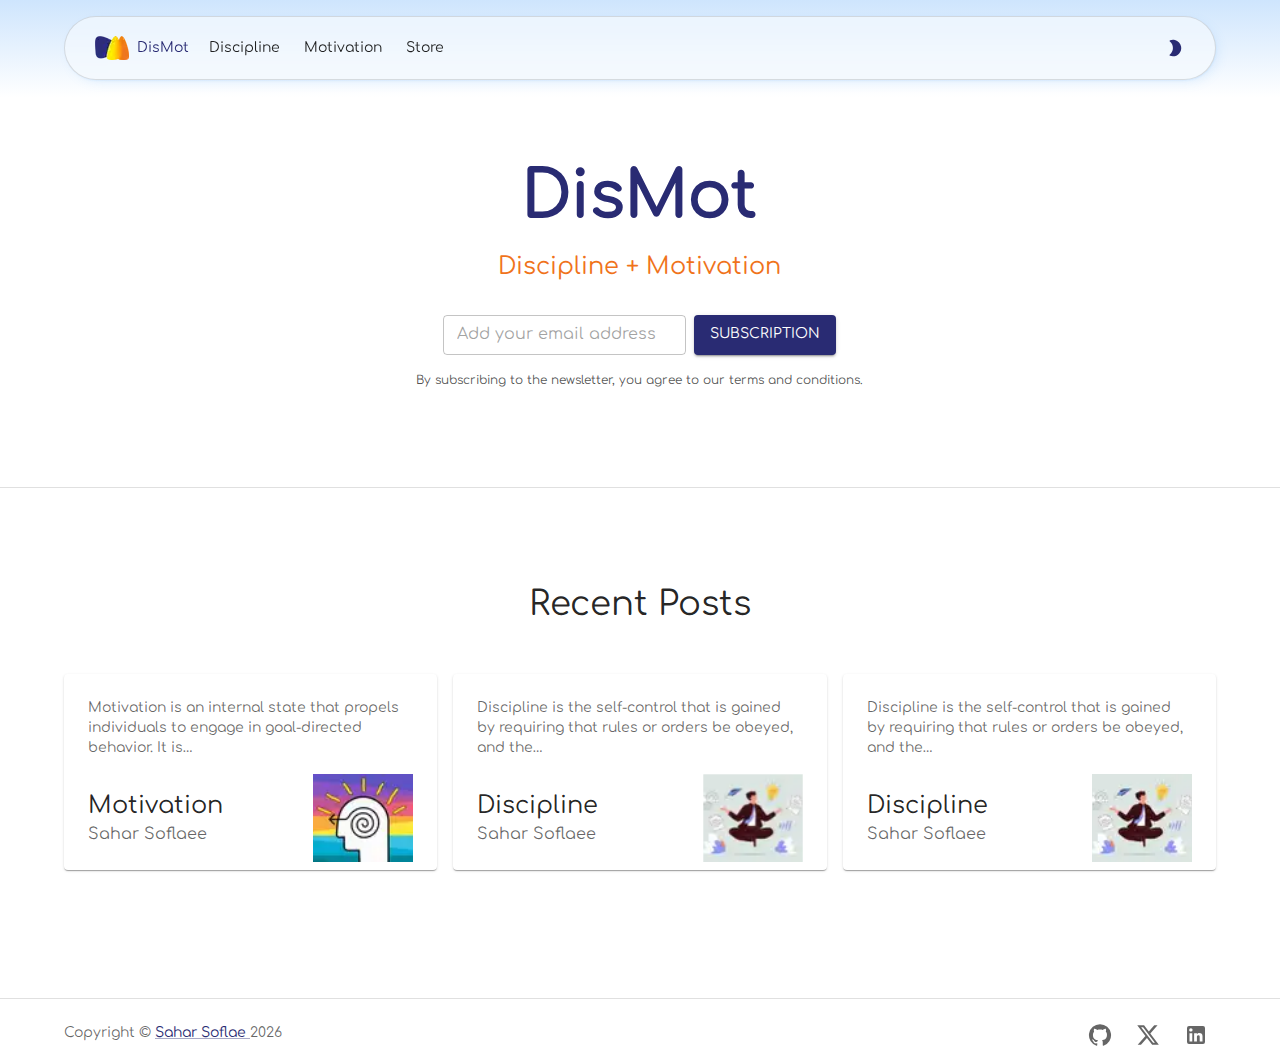
<file: index.html>
<!DOCTYPE html><html><head><meta charSet="utf-8"/><meta http-equiv="x-ua-compatible" content="ie=edge"/><meta name="viewport" content="width=device-width, initial-scale=1, shrink-to-fit=no"/><meta name="generator" content="Gatsby 5.13.5"/><style data-href="/styles.414f94cd7ffe519ba2be.css" data-identity="gatsby-global-css">@font-face{font-display:swap;font-family:Comfortaa;font-style:normal;font-weight:400;src:url([data-uri]) format("woff2"),url([data-uri]) format("woff");unicode-range:u+0460-052f,u+1c80-1c88,u+20b4,u+2de0-2dff,u+a640-a69f,u+fe2e-fe2f}@font-face{font-display:swap;font-family:Comfortaa;font-style:normal;font-weight:400;src:url([data-uri]) format("woff2"),url(/static/comfortaa-cyrillic-400-normal-b15c1eb9f5dce263f78d35f725f3e19b.woff) format("woff");unicode-range:u+0301,u+0400-045f,u+0490-0491,u+04b0-04b1,u+2116}@font-face{font-display:swap;font-family:Comfortaa;font-style:normal;font-weight:400;src:url([data-uri]) format("woff2"),url([data-uri]) format("woff");unicode-range:u+0370-0377,u+037a-037f,u+0384-038a,u+038c,u+038e-03a1,u+03a3-03ff}@font-face{font-display:swap;font-family:Comfortaa;font-style:normal;font-weight:400;src:url([data-uri]) format("woff2"),url([data-uri]) format("woff");unicode-range:u+0102-0103,u+0110-0111,u+0128-0129,u+0168-0169,u+01a0-01a1,u+01af-01b0,u+0300-0301,u+0303-0304,u+0308-0309,u+0323,u+0329,u+1ea0-1ef9,u+20ab}@font-face{font-display:swap;font-family:Comfortaa;font-style:normal;font-weight:400;src:url(/static/comfortaa-latin-ext-400-normal-8c4bab72b16db29e6955ceb41783858c.woff2) format("woff2"),url(/static/comfortaa-latin-ext-400-normal-f934f87c9562509bc6a1b6582be3153c.woff) format("woff");unicode-range:u+0100-02af,u+0304,u+0308,u+0329,u+1e00-1e9f,u+1ef2-1eff,u+2020,u+20a0-20ab,u+20ad-20c0,u+2113,u+2c60-2c7f,u+a720-a7ff}@font-face{font-display:swap;font-family:Comfortaa;font-style:normal;font-weight:400;src:url(/static/comfortaa-latin-400-normal-cd55cff2a9e9a5cfa4bc63f41220f017.woff2) format("woff2"),url(/static/comfortaa-latin-400-normal-cd0a3fbb7381a2544cfdfc0a62907f87.woff) format("woff");unicode-range:u+00??,u+0131,u+0152-0153,u+02bb-02bc,u+02c6,u+02da,u+02dc,u+0304,u+0308,u+0329,u+2000-206f,u+2074,u+20ac,u+2122,u+2191,u+2193,u+2212,u+2215,u+feff,u+fffd}@font-face{font-display:swap;font-family:Vazirmatn;font-style:normal;font-weight:100 900;src:url(/static/Vazirmatn[wght]-eeb83dd1581c2f3d4b627e83b73a2bb1.woff2) format("woff2 supports variations"),url(/static/Vazirmatn[wght]-eeb83dd1581c2f3d4b627e83b73a2bb1.woff2) format("woff2-variations")}</style><style>.gatsby-image-wrapper{position:relative;overflow:hidden}.gatsby-image-wrapper picture.object-fit-polyfill{position:static!important}.gatsby-image-wrapper img{bottom:0;height:100%;left:0;margin:0;max-width:none;padding:0;position:absolute;right:0;top:0;width:100%;object-fit:cover}.gatsby-image-wrapper [data-main-image]{opacity:0;transform:translateZ(0);transition:opacity .25s linear;will-change:opacity}.gatsby-image-wrapper-constrained{display:inline-block;vertical-align:top}</style><noscript><style>.gatsby-image-wrapper noscript [data-main-image]{opacity:1!important}.gatsby-image-wrapper [data-placeholder-image]{opacity:0!important}</style></noscript><script type="module">const e="undefined"!=typeof HTMLImageElement&&"loading"in HTMLImageElement.prototype;e&&document.body.addEventListener("load",(function(e){const t=e.target;if(void 0===t.dataset.mainImage)return;if(void 0===t.dataset.gatsbyImageSsr)return;let a=null,n=t;for(;null===a&&n;)void 0!==n.parentNode.dataset.gatsbyImageWrapper&&(a=n.parentNode),n=n.parentNode;const o=a.querySelector("[data-placeholder-image]"),r=new Image;r.src=t.currentSrc,r.decode().catch((()=>{})).then((()=>{t.style.opacity=1,o&&(o.style.opacity=0,o.style.transition="opacity 500ms linear")}))}),!0);</script></head><body><div id="___gatsby"><div style="outline:none" tabindex="-1" id="gatsby-focus-wrapper"><style data-emotion="css-global y81fmc">html{-webkit-font-smoothing:antialiased;-moz-osx-font-smoothing:grayscale;box-sizing:border-box;-webkit-text-size-adjust:100%;}*,*::before,*::after{box-sizing:inherit;}strong,b{font-weight:700;}body{margin:0;color:rgba(0, 0, 0, 0.87);font-family:Comfortaa;font-weight:400;font-size:1rem;line-height:1.5;background-color:#fff;}@media print{body{background-color:#fff;}}body::backdrop{background-color:#fff;}</style><div><style data-emotion="css 1gdqm0s">.css-1gdqm0s{display:-webkit-box;display:-webkit-flex;display:-ms-flexbox;display:flex;-webkit-flex-direction:column;-ms-flex-direction:column;flex-direction:column;width:100%;box-sizing:border-box;-webkit-flex-shrink:0;-ms-flex-negative:0;flex-shrink:0;position:fixed;z-index:1100;top:0;left:auto;right:0;background-color:#292B73;color:#fff;box-shadow:none;background-color:transparent;background-image:none;margin-top:16px;}@media print{.css-1gdqm0s{position:absolute;}}</style><style data-emotion="css 1vyf8ed">.css-1vyf8ed{background-color:#fff;color:rgba(0, 0, 0, 0.87);-webkit-transition:box-shadow 300ms cubic-bezier(0.4, 0, 0.2, 1) 0ms;transition:box-shadow 300ms cubic-bezier(0.4, 0, 0.2, 1) 0ms;box-shadow:0px 2px 4px -1px rgba(0,0,0,0.2),0px 4px 5px 0px rgba(0,0,0,0.14),0px 1px 10px 0px rgba(0,0,0,0.12);display:-webkit-box;display:-webkit-flex;display:-ms-flexbox;display:flex;-webkit-flex-direction:column;-ms-flex-direction:column;flex-direction:column;width:100%;box-sizing:border-box;-webkit-flex-shrink:0;-ms-flex-negative:0;flex-shrink:0;position:fixed;z-index:1100;top:0;left:auto;right:0;background-color:#292B73;color:#fff;box-shadow:none;background-color:transparent;background-image:none;margin-top:16px;}@media print{.css-1vyf8ed{position:absolute;}}</style><header class="MuiPaper-root MuiPaper-elevation MuiPaper-elevation4 MuiAppBar-root MuiAppBar-colorPrimary MuiAppBar-positionFixed mui-fixed css-1vyf8ed"><style data-emotion="css 1qsxih2">.css-1qsxih2{width:100%;margin-left:auto;box-sizing:border-box;margin-right:auto;display:block;padding-left:16px;padding-right:16px;}@media (min-width:600px){.css-1qsxih2{padding-left:24px;padding-right:24px;}}@media (min-width:1200px){.css-1qsxih2{max-width:1200px;}}</style><div class="MuiContainer-root MuiContainer-maxWidthLg css-1qsxih2"><style data-emotion="css rihqd1">.css-rihqd1{position:relative;display:-webkit-box;display:-webkit-flex;display:-ms-flexbox;display:flex;-webkit-align-items:center;-webkit-box-align:center;-ms-flex-align:center;align-items:center;padding-left:16px;padding-right:16px;min-height:56px;display:-webkit-box;display:-webkit-flex;display:-ms-flexbox;display:flex;-webkit-align-items:center;-webkit-box-align:center;-ms-flex-align:center;align-items:center;-webkit-box-pack:justify;-webkit-justify-content:space-between;justify-content:space-between;-webkit-flex-shrink:0;-ms-flex-negative:0;flex-shrink:0;border-radius:999px;background-color:rgba(255, 255, 255, 0.4);-webkit-backdrop-filter:blur(24px);backdrop-filter:blur(24px);max-height:40px;border:1px solid;border-color:rgba(0, 0, 0, 0.12);box-shadow:0 0 1px rgba(85, 166, 246, 0.1),1px 1.5px 2px -1px rgba(85, 166, 246, 0.15),4px 4px 12px -2.5px rgba(85, 166, 246, 0.15);}@media (min-width:600px){.css-rihqd1{padding-left:24px;padding-right:24px;}}@media (min-width:0px){@media (orientation: landscape){.css-rihqd1{min-height:48px;}}}@media (min-width:600px){.css-rihqd1{min-height:64px;}}</style><div class="MuiToolbar-root MuiToolbar-gutters MuiToolbar-regular css-rihqd1"><style data-emotion="css 1hoykun">.css-1hoykun{-webkit-box-flex:1;-webkit-flex-grow:1;-ms-flex-positive:1;flex-grow:1;display:-webkit-box;display:-webkit-flex;display:-ms-flexbox;display:flex;-webkit-align-items:center;-webkit-box-align:center;-ms-flex-align:center;align-items:center;margin-left:-18px;padding-right:0px;padding-left:24px;}</style><div class="MuiBox-root css-1hoykun"><a aria-current="page" style="display:flex;align-items:center;text-decoration:none" class="" href="/"><div data-gatsby-image-wrapper="" style="width:34px;height:24px" class="gatsby-image-wrapper"><img aria-hidden="true" data-placeholder-image="" style="opacity:1;transition:opacity 500ms linear" decoding="async" src="[data-uri]" alt=""/><picture><source type="image/webp" data-srcset="/static/911f114580f2ddc9591f13c47c8e7f0a/04e6b/logo.webp 34w,/static/911f114580f2ddc9591f13c47c8e7f0a/77957/logo.webp 68w" sizes="34px"/><img data-gatsby-image-ssr="" layout="fixed" data-main-image="" style="opacity:0" sizes="34px" decoding="async" loading="lazy" data-src="/static/911f114580f2ddc9591f13c47c8e7f0a/24ab2/logo.png" data-srcset="/static/911f114580f2ddc9591f13c47c8e7f0a/24ab2/logo.png 34w,/static/911f114580f2ddc9591f13c47c8e7f0a/39916/logo.png 68w" alt="logo of sitemark"/></picture><noscript><picture><source type="image/webp" srcSet="/static/911f114580f2ddc9591f13c47c8e7f0a/04e6b/logo.webp 34w,/static/911f114580f2ddc9591f13c47c8e7f0a/77957/logo.webp 68w" sizes="34px"/><img data-gatsby-image-ssr="" layout="fixed" data-main-image="" style="opacity:0" sizes="34px" decoding="async" loading="lazy" src="/static/911f114580f2ddc9591f13c47c8e7f0a/24ab2/logo.png" srcSet="/static/911f114580f2ddc9591f13c47c8e7f0a/24ab2/logo.png 34w,/static/911f114580f2ddc9591f13c47c8e7f0a/39916/logo.png 68w" alt="logo of sitemark"/></picture></noscript><script type="module">const t="undefined"!=typeof HTMLImageElement&&"loading"in HTMLImageElement.prototype;if(t){const t=document.querySelectorAll("img[data-main-image]");for(let e of t){e.dataset.src&&(e.setAttribute("src",e.dataset.src),e.removeAttribute("data-src")),e.dataset.srcset&&(e.setAttribute("srcset",e.dataset.srcset),e.removeAttribute("data-srcset"));const t=e.parentNode.querySelectorAll("source[data-srcset]");for(let e of t)e.setAttribute("srcset",e.dataset.srcset),e.removeAttribute("data-srcset");e.complete&&(e.style.opacity=1,e.parentNode.parentNode.querySelector("[data-placeholder-image]").style.opacity=0)}}</script></div><style data-emotion="css uq8ylq">.css-uq8ylq{margin:0;font-family:Comfortaa;font-weight:400;font-size:0.875rem;line-height:1.43;padding-left:8px;padding-right:8px;color:#292B73;}</style><p class="MuiTypography-root MuiTypography-body2 css-uq8ylq">DisMot</p></a><style data-emotion="css 1guk29">@media (min-width:0px){.css-1guk29{display:none;}}@media (min-width:900px){.css-1guk29{display:-webkit-box;display:-webkit-flex;display:-ms-flexbox;display:flex;}}</style><div class="MuiBox-root css-1guk29"><style data-emotion="css 1qolgjf">.css-1qolgjf{font-family:Comfortaa;font-weight:400;font-size:1rem;line-height:1.5;display:-webkit-box;display:-webkit-flex;display:-ms-flexbox;display:flex;-webkit-box-pack:start;-ms-flex-pack:start;-webkit-justify-content:flex-start;justify-content:flex-start;-webkit-align-items:center;-webkit-box-align:center;-ms-flex-align:center;align-items:center;position:relative;-webkit-text-decoration:none;text-decoration:none;min-height:48px;padding-top:6px;padding-bottom:6px;box-sizing:border-box;white-space:nowrap;padding-left:16px;padding-right:16px;padding-top:6px;padding-bottom:6px;padding-left:12px;padding-right:12px;}.css-1qolgjf:hover{-webkit-text-decoration:none;text-decoration:none;background-color:rgba(0, 0, 0, 0.04);}@media (hover: none){.css-1qolgjf:hover{background-color:transparent;}}.css-1qolgjf.Mui-selected{background-color:rgba(41, 43, 115, 0.08);}.css-1qolgjf.Mui-selected.Mui-focusVisible{background-color:rgba(41, 43, 115, 0.2);}.css-1qolgjf.Mui-selected:hover{background-color:rgba(41, 43, 115, 0.12);}@media (hover: none){.css-1qolgjf.Mui-selected:hover{background-color:rgba(41, 43, 115, 0.08);}}.css-1qolgjf.Mui-focusVisible{background-color:rgba(0, 0, 0, 0.12);}.css-1qolgjf.Mui-disabled{opacity:0.38;}.css-1qolgjf+.MuiDivider-root{margin-top:8px;margin-bottom:8px;}.css-1qolgjf+.MuiDivider-inset{margin-left:52px;}.css-1qolgjf .MuiListItemText-root{margin-top:0;margin-bottom:0;}.css-1qolgjf .MuiListItemText-inset{padding-left:36px;}.css-1qolgjf .MuiListItemIcon-root{min-width:36px;}@media (min-width:600px){.css-1qolgjf{min-height:auto;}}</style><style data-emotion="css 1hq6n0x">.css-1hq6n0x{display:-webkit-inline-box;display:-webkit-inline-flex;display:-ms-inline-flexbox;display:inline-flex;-webkit-align-items:center;-webkit-box-align:center;-ms-flex-align:center;align-items:center;-webkit-box-pack:center;-ms-flex-pack:center;-webkit-justify-content:center;justify-content:center;position:relative;box-sizing:border-box;-webkit-tap-highlight-color:transparent;background-color:transparent;outline:0;border:0;margin:0;border-radius:0;padding:0;cursor:pointer;-webkit-user-select:none;-moz-user-select:none;-ms-user-select:none;user-select:none;vertical-align:middle;-moz-appearance:none;-webkit-appearance:none;-webkit-text-decoration:none;text-decoration:none;color:inherit;font-family:Comfortaa;font-weight:400;font-size:1rem;line-height:1.5;display:-webkit-box;display:-webkit-flex;display:-ms-flexbox;display:flex;-webkit-box-pack:start;-ms-flex-pack:start;-webkit-justify-content:flex-start;justify-content:flex-start;-webkit-align-items:center;-webkit-box-align:center;-ms-flex-align:center;align-items:center;position:relative;-webkit-text-decoration:none;text-decoration:none;min-height:48px;padding-top:6px;padding-bottom:6px;box-sizing:border-box;white-space:nowrap;padding-left:16px;padding-right:16px;padding-top:6px;padding-bottom:6px;padding-left:12px;padding-right:12px;}.css-1hq6n0x::-moz-focus-inner{border-style:none;}.css-1hq6n0x.Mui-disabled{pointer-events:none;cursor:default;}@media print{.css-1hq6n0x{-webkit-print-color-adjust:exact;color-adjust:exact;}}.css-1hq6n0x:hover{-webkit-text-decoration:none;text-decoration:none;background-color:rgba(0, 0, 0, 0.04);}@media (hover: none){.css-1hq6n0x:hover{background-color:transparent;}}.css-1hq6n0x.Mui-selected{background-color:rgba(41, 43, 115, 0.08);}.css-1hq6n0x.Mui-selected.Mui-focusVisible{background-color:rgba(41, 43, 115, 0.2);}.css-1hq6n0x.Mui-selected:hover{background-color:rgba(41, 43, 115, 0.12);}@media (hover: none){.css-1hq6n0x.Mui-selected:hover{background-color:rgba(41, 43, 115, 0.08);}}.css-1hq6n0x.Mui-focusVisible{background-color:rgba(0, 0, 0, 0.12);}.css-1hq6n0x.Mui-disabled{opacity:0.38;}.css-1hq6n0x+.MuiDivider-root{margin-top:8px;margin-bottom:8px;}.css-1hq6n0x+.MuiDivider-inset{margin-left:52px;}.css-1hq6n0x .MuiListItemText-root{margin-top:0;margin-bottom:0;}.css-1hq6n0x .MuiListItemText-inset{padding-left:36px;}.css-1hq6n0x .MuiListItemIcon-root{min-width:36px;}@media (min-width:600px){.css-1hq6n0x{min-height:auto;}}</style><li class="MuiButtonBase-root MuiMenuItem-root MuiMenuItem-gutters MuiMenuItem-root MuiMenuItem-gutters css-1hq6n0x" tabindex="-1" role="menuitem"><style data-emotion="css a4yuff">.css-a4yuff{margin:0;font-family:Comfortaa;font-weight:400;font-size:0.875rem;line-height:1.43;color:rgba(0, 0, 0, 0.87);}</style><p class="MuiTypography-root MuiTypography-body2 css-a4yuff">Discipline</p></li><li class="MuiButtonBase-root MuiMenuItem-root MuiMenuItem-gutters MuiMenuItem-root MuiMenuItem-gutters css-1hq6n0x" tabindex="-1" role="menuitem"><p class="MuiTypography-root MuiTypography-body2 css-a4yuff">Motivation</p></li><li class="MuiButtonBase-root MuiMenuItem-root MuiMenuItem-gutters MuiMenuItem-root MuiMenuItem-gutters css-1hq6n0x" tabindex="-1" role="menuitem"><p class="MuiTypography-root MuiTypography-body2 css-a4yuff">Store</p></li></div></div><style data-emotion="css 1mqz8yw">.css-1mqz8yw{gap:4px;-webkit-align-items:center;-webkit-box-align:center;-ms-flex-align:center;align-items:center;}@media (min-width:0px){.css-1mqz8yw{display:none;}}@media (min-width:900px){.css-1mqz8yw{display:-webkit-box;display:-webkit-flex;display:-ms-flexbox;display:flex;}}</style><div class="MuiBox-root css-1mqz8yw"><style data-emotion="css pnzz06">.css-pnzz06{max-width:32px;}</style><div class="MuiBox-root css-pnzz06"><style data-emotion="css 21c28a">.css-21c28a{font-family:Comfortaa;font-weight:500;font-size:0.8125rem;line-height:1.75;text-transform:uppercase;min-width:64px;padding:4px 5px;border-radius:4px;-webkit-transition:background-color 250ms cubic-bezier(0.4, 0, 0.2, 1) 0ms,box-shadow 250ms cubic-bezier(0.4, 0, 0.2, 1) 0ms,border-color 250ms cubic-bezier(0.4, 0, 0.2, 1) 0ms,color 250ms cubic-bezier(0.4, 0, 0.2, 1) 0ms;transition:background-color 250ms cubic-bezier(0.4, 0, 0.2, 1) 0ms,box-shadow 250ms cubic-bezier(0.4, 0, 0.2, 1) 0ms,border-color 250ms cubic-bezier(0.4, 0, 0.2, 1) 0ms,color 250ms cubic-bezier(0.4, 0, 0.2, 1) 0ms;color:#292B73;min-width:32px;height:32px;padding:4px;}.css-21c28a:hover{-webkit-text-decoration:none;text-decoration:none;background-color:rgba(41, 43, 115, 0.04);}@media (hover: none){.css-21c28a:hover{background-color:transparent;}}.css-21c28a.Mui-disabled{color:rgba(0, 0, 0, 0.26);}</style><style data-emotion="css 5qxbxz">.css-5qxbxz{display:-webkit-inline-box;display:-webkit-inline-flex;display:-ms-inline-flexbox;display:inline-flex;-webkit-align-items:center;-webkit-box-align:center;-ms-flex-align:center;align-items:center;-webkit-box-pack:center;-ms-flex-pack:center;-webkit-justify-content:center;justify-content:center;position:relative;box-sizing:border-box;-webkit-tap-highlight-color:transparent;background-color:transparent;outline:0;border:0;margin:0;border-radius:0;padding:0;cursor:pointer;-webkit-user-select:none;-moz-user-select:none;-ms-user-select:none;user-select:none;vertical-align:middle;-moz-appearance:none;-webkit-appearance:none;-webkit-text-decoration:none;text-decoration:none;color:inherit;font-family:Comfortaa;font-weight:500;font-size:0.8125rem;line-height:1.75;text-transform:uppercase;min-width:64px;padding:4px 5px;border-radius:4px;-webkit-transition:background-color 250ms cubic-bezier(0.4, 0, 0.2, 1) 0ms,box-shadow 250ms cubic-bezier(0.4, 0, 0.2, 1) 0ms,border-color 250ms cubic-bezier(0.4, 0, 0.2, 1) 0ms,color 250ms cubic-bezier(0.4, 0, 0.2, 1) 0ms;transition:background-color 250ms cubic-bezier(0.4, 0, 0.2, 1) 0ms,box-shadow 250ms cubic-bezier(0.4, 0, 0.2, 1) 0ms,border-color 250ms cubic-bezier(0.4, 0, 0.2, 1) 0ms,color 250ms cubic-bezier(0.4, 0, 0.2, 1) 0ms;color:#292B73;min-width:32px;height:32px;padding:4px;}.css-5qxbxz::-moz-focus-inner{border-style:none;}.css-5qxbxz.Mui-disabled{pointer-events:none;cursor:default;}@media print{.css-5qxbxz{-webkit-print-color-adjust:exact;color-adjust:exact;}}.css-5qxbxz:hover{-webkit-text-decoration:none;text-decoration:none;background-color:rgba(41, 43, 115, 0.04);}@media (hover: none){.css-5qxbxz:hover{background-color:transparent;}}.css-5qxbxz.Mui-disabled{color:rgba(0, 0, 0, 0.26);}</style><button class="MuiButtonBase-root MuiButton-root MuiButton-text MuiButton-textPrimary MuiButton-sizeSmall MuiButton-textSizeSmall MuiButton-colorPrimary MuiButton-root MuiButton-text MuiButton-textPrimary MuiButton-sizeSmall MuiButton-textSizeSmall MuiButton-colorPrimary css-5qxbxz" tabindex="0" type="button" aria-label="button to toggle theme"><style data-emotion="css 1k33q06">.css-1k33q06{-webkit-user-select:none;-moz-user-select:none;-ms-user-select:none;user-select:none;width:1em;height:1em;display:inline-block;fill:currentColor;-webkit-flex-shrink:0;-ms-flex-negative:0;flex-shrink:0;-webkit-transition:fill 200ms cubic-bezier(0.4, 0, 0.2, 1) 0ms;transition:fill 200ms cubic-bezier(0.4, 0, 0.2, 1) 0ms;font-size:1.25rem;}</style><svg class="MuiSvgIcon-root MuiSvgIcon-fontSizeSmall css-1k33q06" focusable="false" aria-hidden="true" viewBox="0 0 24 24" data-testid="ModeNightRoundedIcon"><path d="M11.93 2.3c-2.04-.5-4.02-.35-5.77.28-.72.26-.91 1.22-.31 1.71C8.08 6.12 9.5 8.89 9.5 12c0 3.11-1.42 5.88-3.65 7.71-.59.49-.42 1.45.31 1.7 1.04.38 2.17.59 3.34.59 6.05 0 10.85-5.38 9.87-11.6-.61-3.92-3.59-7.16-7.44-8.1"></path></svg></button></div></div><style data-emotion="css 122kcz0">@media (min-width:900px){.css-122kcz0{display:none;}}</style><div class="MuiBox-root css-122kcz0"><style data-emotion="css 1sv41z1">.css-1sv41z1{font-family:Comfortaa;font-weight:500;font-size:0.875rem;line-height:1.75;text-transform:uppercase;min-width:64px;padding:6px 8px;border-radius:4px;-webkit-transition:background-color 250ms cubic-bezier(0.4, 0, 0.2, 1) 0ms,box-shadow 250ms cubic-bezier(0.4, 0, 0.2, 1) 0ms,border-color 250ms cubic-bezier(0.4, 0, 0.2, 1) 0ms,color 250ms cubic-bezier(0.4, 0, 0.2, 1) 0ms;transition:background-color 250ms cubic-bezier(0.4, 0, 0.2, 1) 0ms,box-shadow 250ms cubic-bezier(0.4, 0, 0.2, 1) 0ms,border-color 250ms cubic-bezier(0.4, 0, 0.2, 1) 0ms,color 250ms cubic-bezier(0.4, 0, 0.2, 1) 0ms;color:#292B73;min-width:30px;padding:4px;}.css-1sv41z1:hover{-webkit-text-decoration:none;text-decoration:none;background-color:rgba(41, 43, 115, 0.04);}@media (hover: none){.css-1sv41z1:hover{background-color:transparent;}}.css-1sv41z1.Mui-disabled{color:rgba(0, 0, 0, 0.26);}</style><style data-emotion="css 1vzrws9">.css-1vzrws9{display:-webkit-inline-box;display:-webkit-inline-flex;display:-ms-inline-flexbox;display:inline-flex;-webkit-align-items:center;-webkit-box-align:center;-ms-flex-align:center;align-items:center;-webkit-box-pack:center;-ms-flex-pack:center;-webkit-justify-content:center;justify-content:center;position:relative;box-sizing:border-box;-webkit-tap-highlight-color:transparent;background-color:transparent;outline:0;border:0;margin:0;border-radius:0;padding:0;cursor:pointer;-webkit-user-select:none;-moz-user-select:none;-ms-user-select:none;user-select:none;vertical-align:middle;-moz-appearance:none;-webkit-appearance:none;-webkit-text-decoration:none;text-decoration:none;color:inherit;font-family:Comfortaa;font-weight:500;font-size:0.875rem;line-height:1.75;text-transform:uppercase;min-width:64px;padding:6px 8px;border-radius:4px;-webkit-transition:background-color 250ms cubic-bezier(0.4, 0, 0.2, 1) 0ms,box-shadow 250ms cubic-bezier(0.4, 0, 0.2, 1) 0ms,border-color 250ms cubic-bezier(0.4, 0, 0.2, 1) 0ms,color 250ms cubic-bezier(0.4, 0, 0.2, 1) 0ms;transition:background-color 250ms cubic-bezier(0.4, 0, 0.2, 1) 0ms,box-shadow 250ms cubic-bezier(0.4, 0, 0.2, 1) 0ms,border-color 250ms cubic-bezier(0.4, 0, 0.2, 1) 0ms,color 250ms cubic-bezier(0.4, 0, 0.2, 1) 0ms;color:#292B73;min-width:30px;padding:4px;}.css-1vzrws9::-moz-focus-inner{border-style:none;}.css-1vzrws9.Mui-disabled{pointer-events:none;cursor:default;}@media print{.css-1vzrws9{-webkit-print-color-adjust:exact;color-adjust:exact;}}.css-1vzrws9:hover{-webkit-text-decoration:none;text-decoration:none;background-color:rgba(41, 43, 115, 0.04);}@media (hover: none){.css-1vzrws9:hover{background-color:transparent;}}.css-1vzrws9.Mui-disabled{color:rgba(0, 0, 0, 0.26);}</style><button class="MuiButtonBase-root MuiButton-root MuiButton-text MuiButton-textPrimary MuiButton-sizeMedium MuiButton-textSizeMedium MuiButton-colorPrimary MuiButton-root MuiButton-text MuiButton-textPrimary MuiButton-sizeMedium MuiButton-textSizeMedium MuiButton-colorPrimary css-1vzrws9" tabindex="0" type="button" aria-label="menu"><style data-emotion="css vubbuv">.css-vubbuv{-webkit-user-select:none;-moz-user-select:none;-ms-user-select:none;user-select:none;width:1em;height:1em;display:inline-block;fill:currentColor;-webkit-flex-shrink:0;-ms-flex-negative:0;flex-shrink:0;-webkit-transition:fill 200ms cubic-bezier(0.4, 0, 0.2, 1) 0ms;transition:fill 200ms cubic-bezier(0.4, 0, 0.2, 1) 0ms;font-size:1.5rem;}</style><svg class="MuiSvgIcon-root MuiSvgIcon-fontSizeMedium css-vubbuv" focusable="false" aria-hidden="true" viewBox="0 0 24 24" data-testid="MenuIcon"><path d="M3 18h18v-2H3zm0-5h18v-2H3zm0-7v2h18V6z"></path></svg></button><style data-emotion="css a3xyjy">.css-a3xyjy{z-index:1200;}</style></div></div></div></header></div><style data-emotion="css 1sjo4fk">.css-1sjo4fk{width:100%;background-image:linear-gradient(180deg, #CEE5FD, #FFF);-webkit-background-size:100% 20%;background-size:100% 20%;background-repeat:no-repeat;}</style><div class="MuiBox-root css-1sjo4fk" id="hero"><style data-emotion="css 18t3ke1">.css-18t3ke1{width:100%;margin-left:auto;box-sizing:border-box;margin-right:auto;display:block;padding-left:16px;padding-right:16px;display:-webkit-box;display:-webkit-flex;display:-ms-flexbox;display:flex;-webkit-flex-direction:column;-ms-flex-direction:column;flex-direction:column;-webkit-align-items:center;-webkit-box-align:center;-ms-flex-align:center;align-items:center;}@media (min-width:600px){.css-18t3ke1{padding-left:24px;padding-right:24px;}}@media (min-width:1200px){.css-18t3ke1{max-width:1200px;}}@media (min-width:0px){.css-18t3ke1{padding-top:112px;padding-bottom:64px;}}@media (min-width:600px){.css-18t3ke1{padding-top:160px;padding-bottom:96px;}}</style><div class="MuiContainer-root MuiContainer-maxWidthLg css-18t3ke1"><style data-emotion="css 15q8069">.css-15q8069{display:-webkit-box;display:-webkit-flex;display:-ms-flexbox;display:flex;-webkit-flex-direction:column;-ms-flex-direction:column;flex-direction:column;gap:16px;}@media (min-width:0px){.css-15q8069{width:100%;}}@media (min-width:600px){.css-15q8069{width:70%;}}</style><div class="MuiStack-root css-15q8069"><style data-emotion="css 1uspav9">.css-1uspav9{margin:0;font-family:Comfortaa;font-weight:300;font-size:6rem;line-height:1.167;color:#292B73;display:-webkit-box;display:-webkit-flex;display:-ms-flexbox;display:flex;-webkit-align-self:center;-ms-flex-item-align:center;align-self:center;text-align:center;font-size:clamp(3.5rem, 10vw, 4rem);font-weight:700;}@media (min-width:0px){.css-1uspav9{-webkit-flex-direction:column;-ms-flex-direction:column;flex-direction:column;}}@media (min-width:900px){.css-1uspav9{-webkit-flex-direction:row;-ms-flex-direction:row;flex-direction:row;}}</style><h1 class="MuiTypography-root MuiTypography-h1 css-1uspav9">Dis<style data-emotion="css v9a5tf">.css-v9a5tf{margin:0;font-family:Comfortaa;font-weight:300;font-size:6rem;line-height:1.167;font-size:clamp(3rem, 10vw, 4rem);font-weight:700;}</style><span class="MuiTypography-root MuiTypography-h1 css-v9a5tf">Mot</span></h1><style data-emotion="css 16zojkl">.css-16zojkl{margin:0;font-family:Comfortaa;font-weight:400;font-size:1.5rem;line-height:1.334;text-align:center;color:#F0731B;-webkit-align-self:center;-ms-flex-item-align:center;align-self:center;}@media (min-width:600px){.css-16zojkl{width:100%;}}@media (min-width:900px){.css-16zojkl{width:80%;}}</style><h5 class="MuiTypography-root MuiTypography-h5 css-16zojkl">Discipline + Motivation</h5><style data-emotion="css 14j5yzd">.css-14j5yzd{display:-webkit-box;display:-webkit-flex;display:-ms-flexbox;display:flex;-webkit-flex-direction:column;-ms-flex-direction:column;flex-direction:column;-webkit-align-self:center;-ms-flex-item-align:center;align-self:center;padding-top:16px;}@media (min-width:0px){.css-14j5yzd{-webkit-flex-direction:column;-ms-flex-direction:column;flex-direction:column;gap:8px;}}@media (min-width:600px){.css-14j5yzd{-webkit-flex-direction:row;-ms-flex-direction:row;flex-direction:row;gap:8px;}}@media (min-width:0px){.css-14j5yzd{width:100%;}}@media (min-width:600px){.css-14j5yzd{width:auto;}}</style><div class="MuiStack-root css-14j5yzd"><style data-emotion="css i44wyl">.css-i44wyl{display:-webkit-inline-box;display:-webkit-inline-flex;display:-ms-inline-flexbox;display:inline-flex;-webkit-flex-direction:column;-ms-flex-direction:column;flex-direction:column;position:relative;min-width:0;padding:0;margin:0;border:0;vertical-align:top;}</style><div class="MuiFormControl-root MuiTextField-root css-i44wyl" aria-label="Enter your email address"><style data-emotion="css-global 1prfaxn">@-webkit-keyframes mui-auto-fill{from{display:block;}}@keyframes mui-auto-fill{from{display:block;}}@-webkit-keyframes mui-auto-fill-cancel{from{display:block;}}@keyframes mui-auto-fill-cancel{from{display:block;}}</style><style data-emotion="css agw1cf">.css-agw1cf{font-family:Comfortaa;font-weight:400;font-size:1rem;line-height:1.4375em;color:rgba(0, 0, 0, 0.87);box-sizing:border-box;position:relative;cursor:text;display:-webkit-inline-box;display:-webkit-inline-flex;display:-ms-inline-flexbox;display:inline-flex;-webkit-align-items:center;-webkit-box-align:center;-ms-flex-align:center;align-items:center;position:relative;border-radius:4px;}.css-agw1cf.Mui-disabled{color:rgba(0, 0, 0, 0.38);cursor:default;}.css-agw1cf:hover .MuiOutlinedInput-notchedOutline{border-color:rgba(0, 0, 0, 0.87);}@media (hover: none){.css-agw1cf:hover .MuiOutlinedInput-notchedOutline{border-color:rgba(0, 0, 0, 0.23);}}.css-agw1cf.Mui-focused .MuiOutlinedInput-notchedOutline{border-color:#292B73;border-width:2px;}.css-agw1cf.Mui-error .MuiOutlinedInput-notchedOutline{border-color:#d32f2f;}.css-agw1cf.Mui-disabled .MuiOutlinedInput-notchedOutline{border-color:rgba(0, 0, 0, 0.26);}</style><div class="MuiInputBase-root MuiOutlinedInput-root MuiInputBase-colorPrimary MuiInputBase-formControl MuiInputBase-sizeSmall MuiInputBase-hiddenLabel css-agw1cf"><style data-emotion="css 1o6z5ng">.css-1o6z5ng{font:inherit;letter-spacing:inherit;color:currentColor;padding:4px 0 5px;border:0;box-sizing:content-box;background:none;height:1.4375em;margin:0;-webkit-tap-highlight-color:transparent;display:block;min-width:0;width:100%;-webkit-animation-name:mui-auto-fill-cancel;animation-name:mui-auto-fill-cancel;-webkit-animation-duration:10ms;animation-duration:10ms;padding-top:1px;padding:8.5px 14px;}.css-1o6z5ng::-webkit-input-placeholder{color:currentColor;opacity:0.42;-webkit-transition:opacity 200ms cubic-bezier(0.4, 0, 0.2, 1) 0ms;transition:opacity 200ms cubic-bezier(0.4, 0, 0.2, 1) 0ms;}.css-1o6z5ng::-moz-placeholder{color:currentColor;opacity:0.42;-webkit-transition:opacity 200ms cubic-bezier(0.4, 0, 0.2, 1) 0ms;transition:opacity 200ms cubic-bezier(0.4, 0, 0.2, 1) 0ms;}.css-1o6z5ng:-ms-input-placeholder{color:currentColor;opacity:0.42;-webkit-transition:opacity 200ms cubic-bezier(0.4, 0, 0.2, 1) 0ms;transition:opacity 200ms cubic-bezier(0.4, 0, 0.2, 1) 0ms;}.css-1o6z5ng::-ms-input-placeholder{color:currentColor;opacity:0.42;-webkit-transition:opacity 200ms cubic-bezier(0.4, 0, 0.2, 1) 0ms;transition:opacity 200ms cubic-bezier(0.4, 0, 0.2, 1) 0ms;}.css-1o6z5ng:focus{outline:0;}.css-1o6z5ng:invalid{box-shadow:none;}.css-1o6z5ng::-webkit-search-decoration{-webkit-appearance:none;}label[data-shrink=false]+.MuiInputBase-formControl .css-1o6z5ng::-webkit-input-placeholder{opacity:0!important;}label[data-shrink=false]+.MuiInputBase-formControl .css-1o6z5ng::-moz-placeholder{opacity:0!important;}label[data-shrink=false]+.MuiInputBase-formControl .css-1o6z5ng:-ms-input-placeholder{opacity:0!important;}label[data-shrink=false]+.MuiInputBase-formControl .css-1o6z5ng::-ms-input-placeholder{opacity:0!important;}label[data-shrink=false]+.MuiInputBase-formControl .css-1o6z5ng:focus::-webkit-input-placeholder{opacity:0.42;}label[data-shrink=false]+.MuiInputBase-formControl .css-1o6z5ng:focus::-moz-placeholder{opacity:0.42;}label[data-shrink=false]+.MuiInputBase-formControl .css-1o6z5ng:focus:-ms-input-placeholder{opacity:0.42;}label[data-shrink=false]+.MuiInputBase-formControl .css-1o6z5ng:focus::-ms-input-placeholder{opacity:0.42;}.css-1o6z5ng.Mui-disabled{opacity:1;-webkit-text-fill-color:rgba(0, 0, 0, 0.38);}.css-1o6z5ng:-webkit-autofill{-webkit-animation-duration:5000s;animation-duration:5000s;-webkit-animation-name:mui-auto-fill;animation-name:mui-auto-fill;}.css-1o6z5ng:-webkit-autofill{border-radius:inherit;}</style><input aria-invalid="false" autoComplete="off" id="outlined-basic" placeholder="Add your email address" type="text" aria-label="Enter your email address" class="MuiInputBase-input MuiOutlinedInput-input MuiInputBase-inputSizeSmall MuiInputBase-inputHiddenLabel css-1o6z5ng"/><style data-emotion="css 19w1uun">.css-19w1uun{border-color:rgba(0, 0, 0, 0.23);}</style><style data-emotion="css igs3ac">.css-igs3ac{text-align:left;position:absolute;bottom:0;right:0;top:-5px;left:0;margin:0;padding:0 8px;pointer-events:none;border-radius:inherit;border-style:solid;border-width:1px;overflow:hidden;min-width:0%;border-color:rgba(0, 0, 0, 0.23);}</style><fieldset aria-hidden="true" class="MuiOutlinedInput-notchedOutline css-igs3ac"><style data-emotion="css ihdtdm">.css-ihdtdm{float:unset;width:auto;overflow:hidden;padding:0;line-height:11px;-webkit-transition:width 150ms cubic-bezier(0.0, 0, 0.2, 1) 0ms;transition:width 150ms cubic-bezier(0.0, 0, 0.2, 1) 0ms;}</style><legend class="css-ihdtdm"><span class="notranslate">​</span></legend></fieldset></div></div><style data-emotion="css wclalv">.css-wclalv{font-family:Comfortaa;font-weight:500;font-size:0.875rem;line-height:1.75;text-transform:uppercase;min-width:64px;padding:6px 16px;border-radius:4px;-webkit-transition:background-color 250ms cubic-bezier(0.4, 0, 0.2, 1) 0ms,box-shadow 250ms cubic-bezier(0.4, 0, 0.2, 1) 0ms,border-color 250ms cubic-bezier(0.4, 0, 0.2, 1) 0ms,color 250ms cubic-bezier(0.4, 0, 0.2, 1) 0ms;transition:background-color 250ms cubic-bezier(0.4, 0, 0.2, 1) 0ms,box-shadow 250ms cubic-bezier(0.4, 0, 0.2, 1) 0ms,border-color 250ms cubic-bezier(0.4, 0, 0.2, 1) 0ms,color 250ms cubic-bezier(0.4, 0, 0.2, 1) 0ms;color:#fff;background-color:#292B73;box-shadow:0px 3px 1px -2px rgba(0,0,0,0.2),0px 2px 2px 0px rgba(0,0,0,0.14),0px 1px 5px 0px rgba(0,0,0,0.12);}.css-wclalv:hover{-webkit-text-decoration:none;text-decoration:none;background-color:rgb(28, 30, 80);box-shadow:0px 2px 4px -1px rgba(0,0,0,0.2),0px 4px 5px 0px rgba(0,0,0,0.14),0px 1px 10px 0px rgba(0,0,0,0.12);}@media (hover: none){.css-wclalv:hover{background-color:#292B73;}}.css-wclalv:active{box-shadow:0px 5px 5px -3px rgba(0,0,0,0.2),0px 8px 10px 1px rgba(0,0,0,0.14),0px 3px 14px 2px rgba(0,0,0,0.12);}.css-wclalv.Mui-focusVisible{box-shadow:0px 3px 5px -1px rgba(0,0,0,0.2),0px 6px 10px 0px rgba(0,0,0,0.14),0px 1px 18px 0px rgba(0,0,0,0.12);}.css-wclalv.Mui-disabled{color:rgba(0, 0, 0, 0.26);box-shadow:none;background-color:rgba(0, 0, 0, 0.12);}</style><style data-emotion="css dbg07q">.css-dbg07q{display:-webkit-inline-box;display:-webkit-inline-flex;display:-ms-inline-flexbox;display:inline-flex;-webkit-align-items:center;-webkit-box-align:center;-ms-flex-align:center;align-items:center;-webkit-box-pack:center;-ms-flex-pack:center;-webkit-justify-content:center;justify-content:center;position:relative;box-sizing:border-box;-webkit-tap-highlight-color:transparent;background-color:transparent;outline:0;border:0;margin:0;border-radius:0;padding:0;cursor:pointer;-webkit-user-select:none;-moz-user-select:none;-ms-user-select:none;user-select:none;vertical-align:middle;-moz-appearance:none;-webkit-appearance:none;-webkit-text-decoration:none;text-decoration:none;color:inherit;font-family:Comfortaa;font-weight:500;font-size:0.875rem;line-height:1.75;text-transform:uppercase;min-width:64px;padding:6px 16px;border-radius:4px;-webkit-transition:background-color 250ms cubic-bezier(0.4, 0, 0.2, 1) 0ms,box-shadow 250ms cubic-bezier(0.4, 0, 0.2, 1) 0ms,border-color 250ms cubic-bezier(0.4, 0, 0.2, 1) 0ms,color 250ms cubic-bezier(0.4, 0, 0.2, 1) 0ms;transition:background-color 250ms cubic-bezier(0.4, 0, 0.2, 1) 0ms,box-shadow 250ms cubic-bezier(0.4, 0, 0.2, 1) 0ms,border-color 250ms cubic-bezier(0.4, 0, 0.2, 1) 0ms,color 250ms cubic-bezier(0.4, 0, 0.2, 1) 0ms;color:#fff;background-color:#292B73;box-shadow:0px 3px 1px -2px rgba(0,0,0,0.2),0px 2px 2px 0px rgba(0,0,0,0.14),0px 1px 5px 0px rgba(0,0,0,0.12);}.css-dbg07q::-moz-focus-inner{border-style:none;}.css-dbg07q.Mui-disabled{pointer-events:none;cursor:default;}@media print{.css-dbg07q{-webkit-print-color-adjust:exact;color-adjust:exact;}}.css-dbg07q:hover{-webkit-text-decoration:none;text-decoration:none;background-color:rgb(28, 30, 80);box-shadow:0px 2px 4px -1px rgba(0,0,0,0.2),0px 4px 5px 0px rgba(0,0,0,0.14),0px 1px 10px 0px rgba(0,0,0,0.12);}@media (hover: none){.css-dbg07q:hover{background-color:#292B73;}}.css-dbg07q:active{box-shadow:0px 5px 5px -3px rgba(0,0,0,0.2),0px 8px 10px 1px rgba(0,0,0,0.14),0px 3px 14px 2px rgba(0,0,0,0.12);}.css-dbg07q.Mui-focusVisible{box-shadow:0px 3px 5px -1px rgba(0,0,0,0.2),0px 6px 10px 0px rgba(0,0,0,0.14),0px 1px 18px 0px rgba(0,0,0,0.12);}.css-dbg07q.Mui-disabled{color:rgba(0, 0, 0, 0.26);box-shadow:none;background-color:rgba(0, 0, 0, 0.12);}</style><button class="MuiButtonBase-root MuiButton-root MuiButton-contained MuiButton-containedPrimary MuiButton-sizeMedium MuiButton-containedSizeMedium MuiButton-colorPrimary MuiButton-root MuiButton-contained MuiButton-containedPrimary MuiButton-sizeMedium MuiButton-containedSizeMedium MuiButton-colorPrimary css-dbg07q" tabindex="0" type="button">Subscription</button></div><style data-emotion="css k79bqz">.css-k79bqz{margin:0;font-family:Comfortaa;font-weight:400;font-size:0.75rem;line-height:1.66;text-align:center;opacity:0.8;}</style><span class="MuiTypography-root MuiTypography-caption css-k79bqz">By subscribing to the newsletter, you agree to our terms and conditions.</span></div></div></div><style data-emotion="css 1k9ek97">.css-1k9ek97{background-color:#fff;}</style><div class="MuiBox-root css-1k9ek97"><style data-emotion="css 39bbo6">.css-39bbo6{margin:0;-webkit-flex-shrink:0;-ms-flex-negative:0;flex-shrink:0;border-width:0;border-style:solid;border-color:rgba(0, 0, 0, 0.12);border-bottom-width:thin;}</style><hr class="MuiDivider-root MuiDivider-fullWidth css-39bbo6"/><style data-emotion="css 1uubm1d">.css-1uubm1d{width:100%;margin-left:auto;box-sizing:border-box;margin-right:auto;display:block;padding-left:16px;padding-right:16px;position:relative;display:-webkit-box;display:-webkit-flex;display:-ms-flexbox;display:flex;-webkit-flex-direction:column;-ms-flex-direction:column;flex-direction:column;-webkit-align-items:center;-webkit-box-align:center;-ms-flex-align:center;align-items:center;}@media (min-width:600px){.css-1uubm1d{padding-left:24px;padding-right:24px;}}@media (min-width:1200px){.css-1uubm1d{max-width:1200px;}}@media (min-width:0px){.css-1uubm1d{padding-top:32px;padding-bottom:64px;gap:24px;}}@media (min-width:600px){.css-1uubm1d{padding-top:96px;padding-bottom:128px;gap:48px;}}</style><div class="MuiContainer-root MuiContainer-maxWidthLg css-1uubm1d" id="testimonials"><style data-emotion="css fnsx6j">@media (min-width:600px){.css-fnsx6j{width:100%;text-align:left;}}@media (min-width:900px){.css-fnsx6j{width:60%;text-align:center;}}</style><div class="MuiBox-root css-fnsx6j"><style data-emotion="css fgrndp">.css-fgrndp{margin:0;font-family:Comfortaa;font-weight:400;font-size:2.125rem;line-height:1.235;color:rgba(0, 0, 0, 0.87);}</style><h2 class="MuiTypography-root MuiTypography-h4 css-fgrndp">Recent Posts</h2></div><style data-emotion="css isbt42">.css-isbt42{box-sizing:border-box;display:-webkit-box;display:-webkit-flex;display:-ms-flexbox;display:flex;-webkit-box-flex-wrap:wrap;-webkit-flex-wrap:wrap;-ms-flex-wrap:wrap;flex-wrap:wrap;width:100%;-webkit-flex-direction:row;-ms-flex-direction:row;flex-direction:row;margin-top:-16px;width:calc(100% + 16px);margin-left:-16px;}.css-isbt42>.MuiGrid-item{padding-top:16px;}.css-isbt42>.MuiGrid-item{padding-left:16px;}</style><div class="MuiGrid-root MuiGrid-container MuiGrid-spacing-xs-2 css-isbt42"><style data-emotion="css 12gvx0j">.css-12gvx0j{box-sizing:border-box;margin:0;-webkit-flex-direction:row;-ms-flex-direction:row;flex-direction:row;-webkit-flex-basis:100%;-ms-flex-preferred-size:100%;flex-basis:100%;-webkit-box-flex:0;-webkit-flex-grow:0;-ms-flex-positive:0;flex-grow:0;max-width:100%;display:-webkit-box;display:-webkit-flex;display:-ms-flexbox;display:flex;}@media (min-width:600px){.css-12gvx0j{-webkit-flex-basis:50%;-ms-flex-preferred-size:50%;flex-basis:50%;-webkit-box-flex:0;-webkit-flex-grow:0;-ms-flex-positive:0;flex-grow:0;max-width:50%;}}@media (min-width:900px){.css-12gvx0j{-webkit-flex-basis:33.333333%;-ms-flex-preferred-size:33.333333%;flex-basis:33.333333%;-webkit-box-flex:0;-webkit-flex-grow:0;-ms-flex-positive:0;flex-grow:0;max-width:33.333333%;}}@media (min-width:1200px){.css-12gvx0j{-webkit-flex-basis:33.333333%;-ms-flex-preferred-size:33.333333%;flex-basis:33.333333%;-webkit-box-flex:0;-webkit-flex-grow:0;-ms-flex-positive:0;flex-grow:0;max-width:33.333333%;}}@media (min-width:1536px){.css-12gvx0j{-webkit-flex-basis:33.333333%;-ms-flex-preferred-size:33.333333%;flex-basis:33.333333%;-webkit-box-flex:0;-webkit-flex-grow:0;-ms-flex-positive:0;flex-grow:0;max-width:33.333333%;}}</style><div class="MuiGrid-root MuiGrid-item MuiGrid-grid-xs-12 MuiGrid-grid-sm-6 MuiGrid-grid-md-4 css-12gvx0j"><a style="display:block;text-decoration:none" href="/motivation/what-is-motivation/"><style data-emotion="css gasp0a">.css-gasp0a{overflow:hidden;display:-webkit-box;display:-webkit-flex;display:-ms-flexbox;display:flex;-webkit-flex-direction:column;-ms-flex-direction:column;flex-direction:column;-webkit-box-pack:justify;-webkit-justify-content:space-between;justify-content:space-between;-webkit-box-flex:1;-webkit-flex-grow:1;-ms-flex-positive:1;flex-grow:1;padding:8px;}</style><style data-emotion="css 17kifa7">.css-17kifa7{background-color:#fff;color:rgba(0, 0, 0, 0.87);-webkit-transition:box-shadow 300ms cubic-bezier(0.4, 0, 0.2, 1) 0ms;transition:box-shadow 300ms cubic-bezier(0.4, 0, 0.2, 1) 0ms;border-radius:4px;box-shadow:0px 2px 1px -1px rgba(0,0,0,0.2),0px 1px 1px 0px rgba(0,0,0,0.14),0px 1px 3px 0px rgba(0,0,0,0.12);overflow:hidden;display:-webkit-box;display:-webkit-flex;display:-ms-flexbox;display:flex;-webkit-flex-direction:column;-ms-flex-direction:column;flex-direction:column;-webkit-box-pack:justify;-webkit-justify-content:space-between;justify-content:space-between;-webkit-box-flex:1;-webkit-flex-grow:1;-ms-flex-positive:1;flex-grow:1;padding:8px;}</style><div class="MuiPaper-root MuiPaper-elevation MuiPaper-rounded MuiPaper-elevation1 MuiCard-root css-17kifa7"><style data-emotion="css 1qw96cp">.css-1qw96cp{padding:16px;}.css-1qw96cp:last-child{padding-bottom:24px;}</style><div class="MuiCardContent-root css-1qw96cp"><style data-emotion="css 18juxz3">.css-18juxz3{margin:0;font-family:Comfortaa;font-weight:400;font-size:0.875rem;line-height:1.43;color:rgba(0, 0, 0, 0.6);}</style><p class="MuiTypography-root MuiTypography-body2 css-18juxz3">Motivation is an internal state that propels individuals to engage in goal-directed behavior. It is…</p></div><style data-emotion="css lcfkf8">.css-lcfkf8{display:-webkit-box;display:-webkit-flex;display:-ms-flexbox;display:flex;-webkit-flex-direction:row;-ms-flex-direction:row;flex-direction:row;-webkit-box-pack:justify;-webkit-justify-content:space-between;justify-content:space-between;padding-right:16px;}</style><div class="MuiBox-root css-lcfkf8"><style data-emotion="css faujvq">.css-faujvq{display:-webkit-box;display:-webkit-flex;display:-ms-flexbox;display:flex;-webkit-align-items:center;-webkit-box-align:center;-ms-flex-align:center;align-items:center;padding:16px;}</style><div class="MuiCardHeader-root css-faujvq"><style data-emotion="css 11qjisw">.css-11qjisw{-webkit-flex:1 1 auto;-ms-flex:1 1 auto;flex:1 1 auto;}</style><div class="MuiCardHeader-content css-11qjisw"><style data-emotion="css s8vg0z">.css-s8vg0z{margin:0;font-family:Comfortaa;font-weight:400;font-size:1.5rem;line-height:1.334;display:block;}</style><span class="MuiTypography-root MuiTypography-h5 MuiCardHeader-title css-s8vg0z">Motivation</span><style data-emotion="css jkzzer">.css-jkzzer{margin:0;font-family:Comfortaa;font-weight:400;font-size:1rem;line-height:1.5;color:rgba(0, 0, 0, 0.6);display:block;}</style><span class="MuiTypography-root MuiTypography-body1 MuiCardHeader-subheader css-jkzzer">Sahar Soflaee</span></div></div><div data-gatsby-image-wrapper="" class="gatsby-image-wrapper gatsby-image-wrapper-constrained"><div style="max-width:100px;display:block"><img alt="" role="presentation" aria-hidden="true" src="data:image/svg+xml;charset=utf-8,%3Csvg%20height=&#x27;67&#x27;%20width=&#x27;100&#x27;%20xmlns=&#x27;http://www.w3.org/2000/svg&#x27;%20version=&#x27;1.1&#x27;%3E%3C/svg%3E" style="max-width:100%;display:block;position:static"/></div><div aria-hidden="true" data-placeholder-image="" style="opacity:1;transition:opacity 500ms linear;background-color:#f8f8f8;position:absolute;top:0;left:0;bottom:0;right:0"></div><picture><source type="image/webp" data-srcset="/static/3b50c831e29e1fef6bcaabb873f168bc/a4064/Motivation.webp 25w,/static/3b50c831e29e1fef6bcaabb873f168bc/6ccb3/Motivation.webp 50w,/static/3b50c831e29e1fef6bcaabb873f168bc/88d32/Motivation.webp 100w,/static/3b50c831e29e1fef6bcaabb873f168bc/b9488/Motivation.webp 200w" sizes="(min-width: 100px) 100px, 100vw"/><img data-gatsby-image-ssr="" data-main-image="" style="opacity:0" sizes="(min-width: 100px) 100px, 100vw" decoding="async" loading="lazy" data-src="/static/3b50c831e29e1fef6bcaabb873f168bc/b332f/Motivation.jpg" data-srcset="/static/3b50c831e29e1fef6bcaabb873f168bc/7bc75/Motivation.jpg 25w,/static/3b50c831e29e1fef6bcaabb873f168bc/78a56/Motivation.jpg 50w,/static/3b50c831e29e1fef6bcaabb873f168bc/b332f/Motivation.jpg 100w,/static/3b50c831e29e1fef6bcaabb873f168bc/d9f52/Motivation.jpg 200w" alt=""/></picture><noscript><picture><source type="image/webp" srcSet="/static/3b50c831e29e1fef6bcaabb873f168bc/a4064/Motivation.webp 25w,/static/3b50c831e29e1fef6bcaabb873f168bc/6ccb3/Motivation.webp 50w,/static/3b50c831e29e1fef6bcaabb873f168bc/88d32/Motivation.webp 100w,/static/3b50c831e29e1fef6bcaabb873f168bc/b9488/Motivation.webp 200w" sizes="(min-width: 100px) 100px, 100vw"/><img data-gatsby-image-ssr="" data-main-image="" style="opacity:0" sizes="(min-width: 100px) 100px, 100vw" decoding="async" loading="lazy" src="/static/3b50c831e29e1fef6bcaabb873f168bc/b332f/Motivation.jpg" srcSet="/static/3b50c831e29e1fef6bcaabb873f168bc/7bc75/Motivation.jpg 25w,/static/3b50c831e29e1fef6bcaabb873f168bc/78a56/Motivation.jpg 50w,/static/3b50c831e29e1fef6bcaabb873f168bc/b332f/Motivation.jpg 100w,/static/3b50c831e29e1fef6bcaabb873f168bc/d9f52/Motivation.jpg 200w" alt=""/></picture></noscript><script type="module">const t="undefined"!=typeof HTMLImageElement&&"loading"in HTMLImageElement.prototype;if(t){const t=document.querySelectorAll("img[data-main-image]");for(let e of t){e.dataset.src&&(e.setAttribute("src",e.dataset.src),e.removeAttribute("data-src")),e.dataset.srcset&&(e.setAttribute("srcset",e.dataset.srcset),e.removeAttribute("data-srcset"));const t=e.parentNode.querySelectorAll("source[data-srcset]");for(let e of t)e.setAttribute("srcset",e.dataset.srcset),e.removeAttribute("data-srcset");e.complete&&(e.style.opacity=1,e.parentNode.parentNode.querySelector("[data-placeholder-image]").style.opacity=0)}}</script></div></div></div></a></div><div class="MuiGrid-root MuiGrid-item MuiGrid-grid-xs-12 MuiGrid-grid-sm-6 MuiGrid-grid-md-4 css-12gvx0j"><a style="display:block;text-decoration:none" href="/discipline/what-is-discipline/"><div class="MuiPaper-root MuiPaper-elevation MuiPaper-rounded MuiPaper-elevation1 MuiCard-root css-17kifa7"><div class="MuiCardContent-root css-1qw96cp"><p class="MuiTypography-root MuiTypography-body2 css-18juxz3">Discipline is the self-control that is gained by requiring that rules or orders be obeyed, and the…</p></div><div class="MuiBox-root css-lcfkf8"><div class="MuiCardHeader-root css-faujvq"><div class="MuiCardHeader-content css-11qjisw"><span class="MuiTypography-root MuiTypography-h5 MuiCardHeader-title css-s8vg0z">Discipline</span><span class="MuiTypography-root MuiTypography-body1 MuiCardHeader-subheader css-jkzzer">Sahar Soflaee</span></div></div><div data-gatsby-image-wrapper="" class="gatsby-image-wrapper gatsby-image-wrapper-constrained"><div style="max-width:100px;display:block"><img alt="" role="presentation" aria-hidden="true" src="data:image/svg+xml;charset=utf-8,%3Csvg%20height=&#x27;68&#x27;%20width=&#x27;100&#x27;%20xmlns=&#x27;http://www.w3.org/2000/svg&#x27;%20version=&#x27;1.1&#x27;%3E%3C/svg%3E" style="max-width:100%;display:block;position:static"/></div><div aria-hidden="true" data-placeholder-image="" style="opacity:1;transition:opacity 500ms linear;background-color:#d8e8e8;position:absolute;top:0;left:0;bottom:0;right:0"></div><picture><source type="image/webp" data-srcset="/static/f2f2448672d9ccca71e93f0747d9af52/a4064/discipline.webp 25w,/static/f2f2448672d9ccca71e93f0747d9af52/56651/discipline.webp 50w,/static/f2f2448672d9ccca71e93f0747d9af52/14fbb/discipline.webp 100w,/static/f2f2448672d9ccca71e93f0747d9af52/d61ff/discipline.webp 200w" sizes="(min-width: 100px) 100px, 100vw"/><img data-gatsby-image-ssr="" data-main-image="" style="opacity:0" sizes="(min-width: 100px) 100px, 100vw" decoding="async" loading="lazy" data-src="/static/f2f2448672d9ccca71e93f0747d9af52/95cfc/discipline.jpg" data-srcset="/static/f2f2448672d9ccca71e93f0747d9af52/7bc75/discipline.jpg 25w,/static/f2f2448672d9ccca71e93f0747d9af52/79d2f/discipline.jpg 50w,/static/f2f2448672d9ccca71e93f0747d9af52/95cfc/discipline.jpg 100w,/static/f2f2448672d9ccca71e93f0747d9af52/e639b/discipline.jpg 200w" alt=""/></picture><noscript><picture><source type="image/webp" srcSet="/static/f2f2448672d9ccca71e93f0747d9af52/a4064/discipline.webp 25w,/static/f2f2448672d9ccca71e93f0747d9af52/56651/discipline.webp 50w,/static/f2f2448672d9ccca71e93f0747d9af52/14fbb/discipline.webp 100w,/static/f2f2448672d9ccca71e93f0747d9af52/d61ff/discipline.webp 200w" sizes="(min-width: 100px) 100px, 100vw"/><img data-gatsby-image-ssr="" data-main-image="" style="opacity:0" sizes="(min-width: 100px) 100px, 100vw" decoding="async" loading="lazy" src="/static/f2f2448672d9ccca71e93f0747d9af52/95cfc/discipline.jpg" srcSet="/static/f2f2448672d9ccca71e93f0747d9af52/7bc75/discipline.jpg 25w,/static/f2f2448672d9ccca71e93f0747d9af52/79d2f/discipline.jpg 50w,/static/f2f2448672d9ccca71e93f0747d9af52/95cfc/discipline.jpg 100w,/static/f2f2448672d9ccca71e93f0747d9af52/e639b/discipline.jpg 200w" alt=""/></picture></noscript><script type="module">const t="undefined"!=typeof HTMLImageElement&&"loading"in HTMLImageElement.prototype;if(t){const t=document.querySelectorAll("img[data-main-image]");for(let e of t){e.dataset.src&&(e.setAttribute("src",e.dataset.src),e.removeAttribute("data-src")),e.dataset.srcset&&(e.setAttribute("srcset",e.dataset.srcset),e.removeAttribute("data-srcset"));const t=e.parentNode.querySelectorAll("source[data-srcset]");for(let e of t)e.setAttribute("srcset",e.dataset.srcset),e.removeAttribute("data-srcset");e.complete&&(e.style.opacity=1,e.parentNode.parentNode.querySelector("[data-placeholder-image]").style.opacity=0)}}</script></div></div></div></a></div><div class="MuiGrid-root MuiGrid-item MuiGrid-grid-xs-12 MuiGrid-grid-sm-6 MuiGrid-grid-md-4 css-12gvx0j"><a style="display:block;text-decoration:none" href="/discipline/what-is-discipline-2/"><div class="MuiPaper-root MuiPaper-elevation MuiPaper-rounded MuiPaper-elevation1 MuiCard-root css-17kifa7"><div class="MuiCardContent-root css-1qw96cp"><p class="MuiTypography-root MuiTypography-body2 css-18juxz3">Discipline is the self-control that is gained by requiring that rules or orders be obeyed, and the…</p></div><div class="MuiBox-root css-lcfkf8"><div class="MuiCardHeader-root css-faujvq"><div class="MuiCardHeader-content css-11qjisw"><span class="MuiTypography-root MuiTypography-h5 MuiCardHeader-title css-s8vg0z">Discipline</span><span class="MuiTypography-root MuiTypography-body1 MuiCardHeader-subheader css-jkzzer">Sahar Soflaee</span></div></div><div data-gatsby-image-wrapper="" class="gatsby-image-wrapper gatsby-image-wrapper-constrained"><div style="max-width:100px;display:block"><img alt="" role="presentation" aria-hidden="true" src="data:image/svg+xml;charset=utf-8,%3Csvg%20height=&#x27;68&#x27;%20width=&#x27;100&#x27;%20xmlns=&#x27;http://www.w3.org/2000/svg&#x27;%20version=&#x27;1.1&#x27;%3E%3C/svg%3E" style="max-width:100%;display:block;position:static"/></div><div aria-hidden="true" data-placeholder-image="" style="opacity:1;transition:opacity 500ms linear;background-color:#d8e8e8;position:absolute;top:0;left:0;bottom:0;right:0"></div><picture><source type="image/webp" data-srcset="/static/f2f2448672d9ccca71e93f0747d9af52/a4064/discipline.webp 25w,/static/f2f2448672d9ccca71e93f0747d9af52/56651/discipline.webp 50w,/static/f2f2448672d9ccca71e93f0747d9af52/14fbb/discipline.webp 100w,/static/f2f2448672d9ccca71e93f0747d9af52/d61ff/discipline.webp 200w" sizes="(min-width: 100px) 100px, 100vw"/><img data-gatsby-image-ssr="" data-main-image="" style="opacity:0" sizes="(min-width: 100px) 100px, 100vw" decoding="async" loading="lazy" data-src="/static/f2f2448672d9ccca71e93f0747d9af52/95cfc/discipline.jpg" data-srcset="/static/f2f2448672d9ccca71e93f0747d9af52/7bc75/discipline.jpg 25w,/static/f2f2448672d9ccca71e93f0747d9af52/79d2f/discipline.jpg 50w,/static/f2f2448672d9ccca71e93f0747d9af52/95cfc/discipline.jpg 100w,/static/f2f2448672d9ccca71e93f0747d9af52/e639b/discipline.jpg 200w" alt=""/></picture><noscript><picture><source type="image/webp" srcSet="/static/f2f2448672d9ccca71e93f0747d9af52/a4064/discipline.webp 25w,/static/f2f2448672d9ccca71e93f0747d9af52/56651/discipline.webp 50w,/static/f2f2448672d9ccca71e93f0747d9af52/14fbb/discipline.webp 100w,/static/f2f2448672d9ccca71e93f0747d9af52/d61ff/discipline.webp 200w" sizes="(min-width: 100px) 100px, 100vw"/><img data-gatsby-image-ssr="" data-main-image="" style="opacity:0" sizes="(min-width: 100px) 100px, 100vw" decoding="async" loading="lazy" src="/static/f2f2448672d9ccca71e93f0747d9af52/95cfc/discipline.jpg" srcSet="/static/f2f2448672d9ccca71e93f0747d9af52/7bc75/discipline.jpg 25w,/static/f2f2448672d9ccca71e93f0747d9af52/79d2f/discipline.jpg 50w,/static/f2f2448672d9ccca71e93f0747d9af52/95cfc/discipline.jpg 100w,/static/f2f2448672d9ccca71e93f0747d9af52/e639b/discipline.jpg 200w" alt=""/></picture></noscript><script type="module">const t="undefined"!=typeof HTMLImageElement&&"loading"in HTMLImageElement.prototype;if(t){const t=document.querySelectorAll("img[data-main-image]");for(let e of t){e.dataset.src&&(e.setAttribute("src",e.dataset.src),e.removeAttribute("data-src")),e.dataset.srcset&&(e.setAttribute("srcset",e.dataset.srcset),e.removeAttribute("data-srcset"));const t=e.parentNode.querySelectorAll("source[data-srcset]");for(let e of t)e.setAttribute("srcset",e.dataset.srcset),e.removeAttribute("data-srcset");e.complete&&(e.style.opacity=1,e.parentNode.parentNode.querySelector("[data-placeholder-image]").style.opacity=0)}}</script></div></div></div></a></div></div></div><hr class="MuiDivider-root MuiDivider-fullWidth css-39bbo6"/><style data-emotion="css knnc6s">.css-knnc6s{width:100%;margin-left:auto;box-sizing:border-box;margin-right:auto;display:block;padding-left:16px;padding-right:16px;display:-webkit-box;display:-webkit-flex;display:-ms-flexbox;display:flex;-webkit-flex-direction:column;-ms-flex-direction:column;flex-direction:column;-webkit-align-items:center;-webkit-box-align:center;-ms-flex-align:center;align-items:center;}@media (min-width:600px){.css-knnc6s{padding-left:24px;padding-right:24px;}}@media (min-width:1200px){.css-knnc6s{max-width:1200px;}}@media (min-width:600px){.css-knnc6s{text-align:center;}}@media (min-width:900px){.css-knnc6s{text-align:left;}}</style><div class="MuiContainer-root MuiContainer-maxWidthLg css-knnc6s"><style data-emotion="css wjbw4n">.css-wjbw4n{display:-webkit-box;display:-webkit-flex;display:-ms-flexbox;display:flex;-webkit-box-pack:justify;-webkit-justify-content:space-between;justify-content:space-between;padding-top:16px;width:100%;}</style><div class="MuiBox-root css-wjbw4n"><div><style data-emotion="css 1vidamw">.css-1vidamw{margin:0;font-family:Comfortaa;font-weight:400;font-size:0.875rem;line-height:1.43;color:rgba(0, 0, 0, 0.6);margin-top:8px;}</style><p class="MuiTypography-root MuiTypography-body2 css-1vidamw">Copyright © <style data-emotion="css ss5cc">.css-ss5cc{-webkit-text-decoration:underline;text-decoration:underline;text-decoration-color:rgba(41, 43, 115, 0.4);}.css-ss5cc:hover{text-decoration-color:inherit;}</style><style data-emotion="css shrlos">.css-shrlos{margin:0;font:inherit;color:#292B73;-webkit-text-decoration:underline;text-decoration:underline;text-decoration-color:rgba(41, 43, 115, 0.4);}.css-shrlos:hover{text-decoration-color:inherit;}</style><a class="MuiTypography-root MuiTypography-inherit MuiLink-root MuiLink-underlineAlways css-shrlos" href="https://mui.com/">Sahar Soflae </a>2024</p></div><style data-emotion="css f4pem8">.css-f4pem8{display:-webkit-box;display:-webkit-flex;display:-ms-flexbox;display:flex;-webkit-flex-direction:row;-ms-flex-direction:row;flex-direction:row;gap:8px;-webkit-box-pack:left;-ms-flex-pack:left;-webkit-justify-content:left;justify-content:left;color:rgba(0, 0, 0, 0.6);}</style><div class="MuiStack-root css-f4pem8"><style data-emotion="css 1eolxfl">.css-1eolxfl{text-align:center;-webkit-flex:0 0 auto;-ms-flex:0 0 auto;flex:0 0 auto;font-size:1.5rem;padding:8px;border-radius:50%;overflow:visible;color:rgba(0, 0, 0, 0.54);-webkit-transition:background-color 150ms cubic-bezier(0.4, 0, 0.2, 1) 0ms;transition:background-color 150ms cubic-bezier(0.4, 0, 0.2, 1) 0ms;color:inherit;-webkit-align-self:center;-ms-flex-item-align:center;align-self:center;}.css-1eolxfl:hover{background-color:rgba(0, 0, 0, 0.04);}@media (hover: none){.css-1eolxfl:hover{background-color:transparent;}}.css-1eolxfl.Mui-disabled{background-color:transparent;color:rgba(0, 0, 0, 0.26);}</style><style data-emotion="css 1h8ugu1">.css-1h8ugu1{display:-webkit-inline-box;display:-webkit-inline-flex;display:-ms-inline-flexbox;display:inline-flex;-webkit-align-items:center;-webkit-box-align:center;-ms-flex-align:center;align-items:center;-webkit-box-pack:center;-ms-flex-pack:center;-webkit-justify-content:center;justify-content:center;position:relative;box-sizing:border-box;-webkit-tap-highlight-color:transparent;background-color:transparent;outline:0;border:0;margin:0;border-radius:0;padding:0;cursor:pointer;-webkit-user-select:none;-moz-user-select:none;-ms-user-select:none;user-select:none;vertical-align:middle;-moz-appearance:none;-webkit-appearance:none;-webkit-text-decoration:none;text-decoration:none;color:inherit;text-align:center;-webkit-flex:0 0 auto;-ms-flex:0 0 auto;flex:0 0 auto;font-size:1.5rem;padding:8px;border-radius:50%;overflow:visible;color:rgba(0, 0, 0, 0.54);-webkit-transition:background-color 150ms cubic-bezier(0.4, 0, 0.2, 1) 0ms;transition:background-color 150ms cubic-bezier(0.4, 0, 0.2, 1) 0ms;color:inherit;-webkit-align-self:center;-ms-flex-item-align:center;align-self:center;}.css-1h8ugu1::-moz-focus-inner{border-style:none;}.css-1h8ugu1.Mui-disabled{pointer-events:none;cursor:default;}@media print{.css-1h8ugu1{-webkit-print-color-adjust:exact;color-adjust:exact;}}.css-1h8ugu1:hover{background-color:rgba(0, 0, 0, 0.04);}@media (hover: none){.css-1h8ugu1:hover{background-color:transparent;}}.css-1h8ugu1.Mui-disabled{background-color:transparent;color:rgba(0, 0, 0, 0.26);}</style><a class="MuiButtonBase-root MuiIconButton-root MuiIconButton-colorInherit MuiIconButton-sizeMedium css-1h8ugu1" tabindex="0" href="https://github.com/mui" aria-label="GitHub"><style data-emotion="css vubbuv">.css-vubbuv{-webkit-user-select:none;-moz-user-select:none;-ms-user-select:none;user-select:none;width:1em;height:1em;display:inline-block;fill:currentColor;-webkit-flex-shrink:0;-ms-flex-negative:0;flex-shrink:0;-webkit-transition:fill 200ms cubic-bezier(0.4, 0, 0.2, 1) 0ms;transition:fill 200ms cubic-bezier(0.4, 0, 0.2, 1) 0ms;font-size:1.5rem;}</style><svg class="MuiSvgIcon-root MuiSvgIcon-fontSizeMedium css-vubbuv" focusable="false" aria-hidden="true" viewBox="0 0 24 24" data-testid="GitHubIcon"><path d="M12 1.27a11 11 0 00-3.48 21.46c.55.09.73-.28.73-.55v-1.84c-3.03.64-3.67-1.46-3.67-1.46-.55-1.29-1.28-1.65-1.28-1.65-.92-.65.1-.65.1-.65 1.1 0 1.73 1.1 1.73 1.1.92 1.65 2.57 1.2 3.21.92a2 2 0 01.64-1.47c-2.47-.27-5.04-1.19-5.04-5.5 0-1.1.46-2.1 1.2-2.84a3.76 3.76 0 010-2.93s.91-.28 3.11 1.1c1.8-.49 3.7-.49 5.5 0 2.1-1.38 3.02-1.1 3.02-1.1a3.76 3.76 0 010 2.93c.83.74 1.2 1.74 1.2 2.94 0 4.21-2.57 5.13-5.04 5.4.45.37.82.92.82 2.02v3.03c0 .27.1.64.73.55A11 11 0 0012 1.27"></path></svg></a><a class="MuiButtonBase-root MuiIconButton-root MuiIconButton-colorInherit MuiIconButton-sizeMedium css-1h8ugu1" tabindex="0" href="https://x.com/MaterialUI" aria-label="X"><svg class="MuiSvgIcon-root MuiSvgIcon-fontSizeMedium css-vubbuv" focusable="false" aria-hidden="true" viewBox="0 0 24 24" data-testid="XIcon"><path d="M18.244 2.25h3.308l-7.227 8.26 8.502 11.24H16.17l-5.214-6.817L4.99 21.75H1.68l7.73-8.835L1.254 2.25H8.08l4.713 6.231zm-1.161 17.52h1.833L7.084 4.126H5.117z"></path></svg></a><a class="MuiButtonBase-root MuiIconButton-root MuiIconButton-colorInherit MuiIconButton-sizeMedium css-1h8ugu1" tabindex="0" href="https://www.linkedin.com/company/mui/" aria-label="LinkedIn"><svg class="MuiSvgIcon-root MuiSvgIcon-fontSizeMedium css-vubbuv" focusable="false" aria-hidden="true" viewBox="0 0 24 24" data-testid="LinkedInIcon"><path d="M19 3a2 2 0 0 1 2 2v14a2 2 0 0 1-2 2H5a2 2 0 0 1-2-2V5a2 2 0 0 1 2-2h14m-.5 15.5v-5.3a3.26 3.26 0 0 0-3.26-3.26c-.85 0-1.84.52-2.32 1.3v-1.11h-2.79v8.37h2.79v-4.93c0-.77.62-1.4 1.39-1.4a1.4 1.4 0 0 1 1.4 1.4v4.93h2.79M6.88 8.56a1.68 1.68 0 0 0 1.68-1.68c0-.93-.75-1.69-1.68-1.69a1.69 1.69 0 0 0-1.69 1.69c0 .93.76 1.68 1.69 1.68m1.39 9.94v-8.37H5.5v8.37h2.77z"></path></svg></a></div></div></div></div></div><div id="gatsby-announcer" style="position:absolute;top:0;width:1px;height:1px;padding:0;overflow:hidden;clip:rect(0, 0, 0, 0);white-space:nowrap;border:0" aria-live="assertive" aria-atomic="true"></div></div><script id="gatsby-script-loader">/*<![CDATA[*/window.pagePath="/";/*]]>*/</script><!-- slice-start id="_gatsby-scripts-1" -->
          <script
            id="gatsby-chunk-mapping"
          >
            window.___chunkMapping="{\"app\":[\"/app-54ae6f836066efeca23e.js\"],\"component---src-pages-404-tsx\":[\"/component---src-pages-404-tsx-986ed2fdea9ba440ec7f.js\"],\"component---src-pages-index-copy-tsx\":[\"/component---src-pages-index-copy-tsx-fabed55249e17eb6bc73.js\"],\"component---src-pages-index-tsx\":[\"/component---src-pages-index-tsx-73ee3c98e9fdec4a2886.js\"],\"component---src-pages-markdown-remark-frontmatter-category-markdown-remark-frontmatter-slug-tsx\":[\"/component---src-pages-markdown-remark-frontmatter-category-markdown-remark-frontmatter-slug-tsx-651521d119d6cd56617d.js\"],\"component---src-pages-markdown-remark-frontmatter-category-tsx\":[\"/component---src-pages-markdown-remark-frontmatter-category-tsx-edbc75822cb974c7a4b8.js\"]}";
          </script>
        <script>window.___webpackCompilationHash="bc45baf0088733bfdb20";</script><script src="/webpack-runtime-b72cf18931578249626a.js" async></script><script src="/framework-bb041bdadcb9dfce7f0a.js" async></script><script src="/app-54ae6f836066efeca23e.js" async></script><!-- slice-end id="_gatsby-scripts-1" --></body></html>
</file>
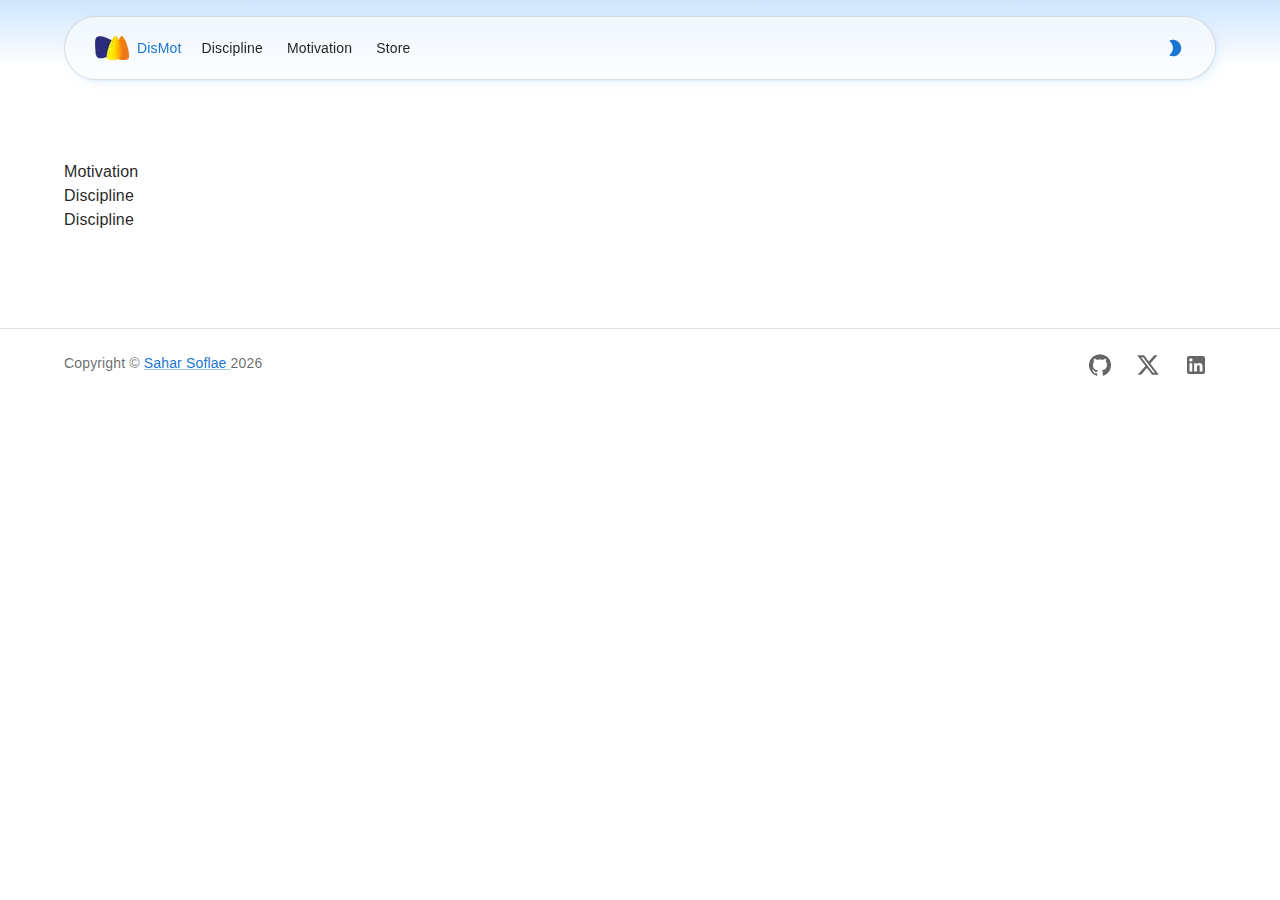
<file: discipline/index.html>
<!DOCTYPE html><html><head><meta charSet="utf-8"/><meta http-equiv="x-ua-compatible" content="ie=edge"/><meta name="viewport" content="width=device-width, initial-scale=1, shrink-to-fit=no"/><meta name="generator" content="Gatsby 5.13.5"/><style data-href="/styles.414f94cd7ffe519ba2be.css" data-identity="gatsby-global-css">@font-face{font-display:swap;font-family:Comfortaa;font-style:normal;font-weight:400;src:url([data-uri]) format("woff2"),url([data-uri]) format("woff");unicode-range:u+0460-052f,u+1c80-1c88,u+20b4,u+2de0-2dff,u+a640-a69f,u+fe2e-fe2f}@font-face{font-display:swap;font-family:Comfortaa;font-style:normal;font-weight:400;src:url([data-uri]) format("woff2"),url(/static/comfortaa-cyrillic-400-normal-b15c1eb9f5dce263f78d35f725f3e19b.woff) format("woff");unicode-range:u+0301,u+0400-045f,u+0490-0491,u+04b0-04b1,u+2116}@font-face{font-display:swap;font-family:Comfortaa;font-style:normal;font-weight:400;src:url([data-uri]) format("woff2"),url([data-uri]) format("woff");unicode-range:u+0370-0377,u+037a-037f,u+0384-038a,u+038c,u+038e-03a1,u+03a3-03ff}@font-face{font-display:swap;font-family:Comfortaa;font-style:normal;font-weight:400;src:url([data-uri]) format("woff2"),url([data-uri]) format("woff");unicode-range:u+0102-0103,u+0110-0111,u+0128-0129,u+0168-0169,u+01a0-01a1,u+01af-01b0,u+0300-0301,u+0303-0304,u+0308-0309,u+0323,u+0329,u+1ea0-1ef9,u+20ab}@font-face{font-display:swap;font-family:Comfortaa;font-style:normal;font-weight:400;src:url(/static/comfortaa-latin-ext-400-normal-8c4bab72b16db29e6955ceb41783858c.woff2) format("woff2"),url(/static/comfortaa-latin-ext-400-normal-f934f87c9562509bc6a1b6582be3153c.woff) format("woff");unicode-range:u+0100-02af,u+0304,u+0308,u+0329,u+1e00-1e9f,u+1ef2-1eff,u+2020,u+20a0-20ab,u+20ad-20c0,u+2113,u+2c60-2c7f,u+a720-a7ff}@font-face{font-display:swap;font-family:Comfortaa;font-style:normal;font-weight:400;src:url(/static/comfortaa-latin-400-normal-cd55cff2a9e9a5cfa4bc63f41220f017.woff2) format("woff2"),url(/static/comfortaa-latin-400-normal-cd0a3fbb7381a2544cfdfc0a62907f87.woff) format("woff");unicode-range:u+00??,u+0131,u+0152-0153,u+02bb-02bc,u+02c6,u+02da,u+02dc,u+0304,u+0308,u+0329,u+2000-206f,u+2074,u+20ac,u+2122,u+2191,u+2193,u+2212,u+2215,u+feff,u+fffd}@font-face{font-display:swap;font-family:Vazirmatn;font-style:normal;font-weight:100 900;src:url(/static/Vazirmatn[wght]-eeb83dd1581c2f3d4b627e83b73a2bb1.woff2) format("woff2 supports variations"),url(/static/Vazirmatn[wght]-eeb83dd1581c2f3d4b627e83b73a2bb1.woff2) format("woff2-variations")}</style><style>.gatsby-image-wrapper{position:relative;overflow:hidden}.gatsby-image-wrapper picture.object-fit-polyfill{position:static!important}.gatsby-image-wrapper img{bottom:0;height:100%;left:0;margin:0;max-width:none;padding:0;position:absolute;right:0;top:0;width:100%;object-fit:cover}.gatsby-image-wrapper [data-main-image]{opacity:0;transform:translateZ(0);transition:opacity .25s linear;will-change:opacity}.gatsby-image-wrapper-constrained{display:inline-block;vertical-align:top}</style><noscript><style>.gatsby-image-wrapper noscript [data-main-image]{opacity:1!important}.gatsby-image-wrapper [data-placeholder-image]{opacity:0!important}</style></noscript><script type="module">const e="undefined"!=typeof HTMLImageElement&&"loading"in HTMLImageElement.prototype;e&&document.body.addEventListener("load",(function(e){const t=e.target;if(void 0===t.dataset.mainImage)return;if(void 0===t.dataset.gatsbyImageSsr)return;let a=null,n=t;for(;null===a&&n;)void 0!==n.parentNode.dataset.gatsbyImageWrapper&&(a=n.parentNode),n=n.parentNode;const o=a.querySelector("[data-placeholder-image]"),r=new Image;r.src=t.currentSrc,r.decode().catch((()=>{})).then((()=>{t.style.opacity=1,o&&(o.style.opacity=0,o.style.transition="opacity 500ms linear")}))}),!0);</script></head><body><div id="___gatsby"><div style="outline:none" tabindex="-1" id="gatsby-focus-wrapper"><style data-emotion="css-global o6gwfi">html{-webkit-font-smoothing:antialiased;-moz-osx-font-smoothing:grayscale;box-sizing:border-box;-webkit-text-size-adjust:100%;}*,*::before,*::after{box-sizing:inherit;}strong,b{font-weight:700;}body{margin:0;color:rgba(0, 0, 0, 0.87);font-family:"Roboto","Helvetica","Arial",sans-serif;font-weight:400;font-size:1rem;line-height:1.5;letter-spacing:0.00938em;background-color:#fff;}@media print{body{background-color:#fff;}}body::backdrop{background-color:#fff;}</style><div><style data-emotion="css 1iqkmll">.css-1iqkmll{display:-webkit-box;display:-webkit-flex;display:-ms-flexbox;display:flex;-webkit-flex-direction:column;-ms-flex-direction:column;flex-direction:column;width:100%;box-sizing:border-box;-webkit-flex-shrink:0;-ms-flex-negative:0;flex-shrink:0;position:fixed;z-index:1100;top:0;left:auto;right:0;background-color:#1976d2;color:#fff;box-shadow:none;background-color:transparent;background-image:none;margin-top:16px;}@media print{.css-1iqkmll{position:absolute;}}</style><style data-emotion="css 1781nx3">.css-1781nx3{background-color:#fff;color:rgba(0, 0, 0, 0.87);-webkit-transition:box-shadow 300ms cubic-bezier(0.4, 0, 0.2, 1) 0ms;transition:box-shadow 300ms cubic-bezier(0.4, 0, 0.2, 1) 0ms;box-shadow:0px 2px 4px -1px rgba(0,0,0,0.2),0px 4px 5px 0px rgba(0,0,0,0.14),0px 1px 10px 0px rgba(0,0,0,0.12);display:-webkit-box;display:-webkit-flex;display:-ms-flexbox;display:flex;-webkit-flex-direction:column;-ms-flex-direction:column;flex-direction:column;width:100%;box-sizing:border-box;-webkit-flex-shrink:0;-ms-flex-negative:0;flex-shrink:0;position:fixed;z-index:1100;top:0;left:auto;right:0;background-color:#1976d2;color:#fff;box-shadow:none;background-color:transparent;background-image:none;margin-top:16px;}@media print{.css-1781nx3{position:absolute;}}</style><header class="MuiPaper-root MuiPaper-elevation MuiPaper-elevation4 MuiAppBar-root MuiAppBar-colorPrimary MuiAppBar-positionFixed mui-fixed css-1781nx3"><style data-emotion="css 1qsxih2">.css-1qsxih2{width:100%;margin-left:auto;box-sizing:border-box;margin-right:auto;display:block;padding-left:16px;padding-right:16px;}@media (min-width:600px){.css-1qsxih2{padding-left:24px;padding-right:24px;}}@media (min-width:1200px){.css-1qsxih2{max-width:1200px;}}</style><div class="MuiContainer-root MuiContainer-maxWidthLg css-1qsxih2"><style data-emotion="css rihqd1">.css-rihqd1{position:relative;display:-webkit-box;display:-webkit-flex;display:-ms-flexbox;display:flex;-webkit-align-items:center;-webkit-box-align:center;-ms-flex-align:center;align-items:center;padding-left:16px;padding-right:16px;min-height:56px;display:-webkit-box;display:-webkit-flex;display:-ms-flexbox;display:flex;-webkit-align-items:center;-webkit-box-align:center;-ms-flex-align:center;align-items:center;-webkit-box-pack:justify;-webkit-justify-content:space-between;justify-content:space-between;-webkit-flex-shrink:0;-ms-flex-negative:0;flex-shrink:0;border-radius:999px;background-color:rgba(255, 255, 255, 0.4);-webkit-backdrop-filter:blur(24px);backdrop-filter:blur(24px);max-height:40px;border:1px solid;border-color:rgba(0, 0, 0, 0.12);box-shadow:0 0 1px rgba(85, 166, 246, 0.1),1px 1.5px 2px -1px rgba(85, 166, 246, 0.15),4px 4px 12px -2.5px rgba(85, 166, 246, 0.15);}@media (min-width:600px){.css-rihqd1{padding-left:24px;padding-right:24px;}}@media (min-width:0px){@media (orientation: landscape){.css-rihqd1{min-height:48px;}}}@media (min-width:600px){.css-rihqd1{min-height:64px;}}</style><div class="MuiToolbar-root MuiToolbar-gutters MuiToolbar-regular css-rihqd1"><style data-emotion="css 1hoykun">.css-1hoykun{-webkit-box-flex:1;-webkit-flex-grow:1;-ms-flex-positive:1;flex-grow:1;display:-webkit-box;display:-webkit-flex;display:-ms-flexbox;display:flex;-webkit-align-items:center;-webkit-box-align:center;-ms-flex-align:center;align-items:center;margin-left:-18px;padding-right:0px;padding-left:24px;}</style><div class="MuiBox-root css-1hoykun"><a style="display:flex;align-items:center;text-decoration:none" href="/"><div data-gatsby-image-wrapper="" style="width:34px;height:24px" class="gatsby-image-wrapper"><img aria-hidden="true" data-placeholder-image="" style="opacity:1;transition:opacity 500ms linear" decoding="async" src="[data-uri]" alt=""/><picture><source type="image/webp" data-srcset="/static/911f114580f2ddc9591f13c47c8e7f0a/04e6b/logo.webp 34w,/static/911f114580f2ddc9591f13c47c8e7f0a/77957/logo.webp 68w" sizes="34px"/><img data-gatsby-image-ssr="" layout="fixed" data-main-image="" style="opacity:0" sizes="34px" decoding="async" loading="lazy" data-src="/static/911f114580f2ddc9591f13c47c8e7f0a/24ab2/logo.png" data-srcset="/static/911f114580f2ddc9591f13c47c8e7f0a/24ab2/logo.png 34w,/static/911f114580f2ddc9591f13c47c8e7f0a/39916/logo.png 68w" alt="logo of sitemark"/></picture><noscript><picture><source type="image/webp" srcSet="/static/911f114580f2ddc9591f13c47c8e7f0a/04e6b/logo.webp 34w,/static/911f114580f2ddc9591f13c47c8e7f0a/77957/logo.webp 68w" sizes="34px"/><img data-gatsby-image-ssr="" layout="fixed" data-main-image="" style="opacity:0" sizes="34px" decoding="async" loading="lazy" src="/static/911f114580f2ddc9591f13c47c8e7f0a/24ab2/logo.png" srcSet="/static/911f114580f2ddc9591f13c47c8e7f0a/24ab2/logo.png 34w,/static/911f114580f2ddc9591f13c47c8e7f0a/39916/logo.png 68w" alt="logo of sitemark"/></picture></noscript><script type="module">const t="undefined"!=typeof HTMLImageElement&&"loading"in HTMLImageElement.prototype;if(t){const t=document.querySelectorAll("img[data-main-image]");for(let e of t){e.dataset.src&&(e.setAttribute("src",e.dataset.src),e.removeAttribute("data-src")),e.dataset.srcset&&(e.setAttribute("srcset",e.dataset.srcset),e.removeAttribute("data-srcset"));const t=e.parentNode.querySelectorAll("source[data-srcset]");for(let e of t)e.setAttribute("srcset",e.dataset.srcset),e.removeAttribute("data-srcset");e.complete&&(e.style.opacity=1,e.parentNode.parentNode.querySelector("[data-placeholder-image]").style.opacity=0)}}</script></div><style data-emotion="css 1hm9c8l">.css-1hm9c8l{margin:0;font-family:"Roboto","Helvetica","Arial",sans-serif;font-weight:400;font-size:0.875rem;line-height:1.43;letter-spacing:0.01071em;padding-left:8px;padding-right:8px;color:#1976d2;}</style><p class="MuiTypography-root MuiTypography-body2 css-1hm9c8l">DisMot</p></a><style data-emotion="css 1guk29">@media (min-width:0px){.css-1guk29{display:none;}}@media (min-width:900px){.css-1guk29{display:-webkit-box;display:-webkit-flex;display:-ms-flexbox;display:flex;}}</style><div class="MuiBox-root css-1guk29"><style data-emotion="css vrla2n">.css-vrla2n{font-family:"Roboto","Helvetica","Arial",sans-serif;font-weight:400;font-size:1rem;line-height:1.5;letter-spacing:0.00938em;display:-webkit-box;display:-webkit-flex;display:-ms-flexbox;display:flex;-webkit-box-pack:start;-ms-flex-pack:start;-webkit-justify-content:flex-start;justify-content:flex-start;-webkit-align-items:center;-webkit-box-align:center;-ms-flex-align:center;align-items:center;position:relative;-webkit-text-decoration:none;text-decoration:none;min-height:48px;padding-top:6px;padding-bottom:6px;box-sizing:border-box;white-space:nowrap;padding-left:16px;padding-right:16px;padding-top:6px;padding-bottom:6px;padding-left:12px;padding-right:12px;}.css-vrla2n:hover{-webkit-text-decoration:none;text-decoration:none;background-color:rgba(0, 0, 0, 0.04);}@media (hover: none){.css-vrla2n:hover{background-color:transparent;}}.css-vrla2n.Mui-selected{background-color:rgba(25, 118, 210, 0.08);}.css-vrla2n.Mui-selected.Mui-focusVisible{background-color:rgba(25, 118, 210, 0.2);}.css-vrla2n.Mui-selected:hover{background-color:rgba(25, 118, 210, 0.12);}@media (hover: none){.css-vrla2n.Mui-selected:hover{background-color:rgba(25, 118, 210, 0.08);}}.css-vrla2n.Mui-focusVisible{background-color:rgba(0, 0, 0, 0.12);}.css-vrla2n.Mui-disabled{opacity:0.38;}.css-vrla2n+.MuiDivider-root{margin-top:8px;margin-bottom:8px;}.css-vrla2n+.MuiDivider-inset{margin-left:52px;}.css-vrla2n .MuiListItemText-root{margin-top:0;margin-bottom:0;}.css-vrla2n .MuiListItemText-inset{padding-left:36px;}.css-vrla2n .MuiListItemIcon-root{min-width:36px;}@media (min-width:600px){.css-vrla2n{min-height:auto;}}</style><style data-emotion="css 175uwyd">.css-175uwyd{display:-webkit-inline-box;display:-webkit-inline-flex;display:-ms-inline-flexbox;display:inline-flex;-webkit-align-items:center;-webkit-box-align:center;-ms-flex-align:center;align-items:center;-webkit-box-pack:center;-ms-flex-pack:center;-webkit-justify-content:center;justify-content:center;position:relative;box-sizing:border-box;-webkit-tap-highlight-color:transparent;background-color:transparent;outline:0;border:0;margin:0;border-radius:0;padding:0;cursor:pointer;-webkit-user-select:none;-moz-user-select:none;-ms-user-select:none;user-select:none;vertical-align:middle;-moz-appearance:none;-webkit-appearance:none;-webkit-text-decoration:none;text-decoration:none;color:inherit;font-family:"Roboto","Helvetica","Arial",sans-serif;font-weight:400;font-size:1rem;line-height:1.5;letter-spacing:0.00938em;display:-webkit-box;display:-webkit-flex;display:-ms-flexbox;display:flex;-webkit-box-pack:start;-ms-flex-pack:start;-webkit-justify-content:flex-start;justify-content:flex-start;-webkit-align-items:center;-webkit-box-align:center;-ms-flex-align:center;align-items:center;position:relative;-webkit-text-decoration:none;text-decoration:none;min-height:48px;padding-top:6px;padding-bottom:6px;box-sizing:border-box;white-space:nowrap;padding-left:16px;padding-right:16px;padding-top:6px;padding-bottom:6px;padding-left:12px;padding-right:12px;}.css-175uwyd::-moz-focus-inner{border-style:none;}.css-175uwyd.Mui-disabled{pointer-events:none;cursor:default;}@media print{.css-175uwyd{-webkit-print-color-adjust:exact;color-adjust:exact;}}.css-175uwyd:hover{-webkit-text-decoration:none;text-decoration:none;background-color:rgba(0, 0, 0, 0.04);}@media (hover: none){.css-175uwyd:hover{background-color:transparent;}}.css-175uwyd.Mui-selected{background-color:rgba(25, 118, 210, 0.08);}.css-175uwyd.Mui-selected.Mui-focusVisible{background-color:rgba(25, 118, 210, 0.2);}.css-175uwyd.Mui-selected:hover{background-color:rgba(25, 118, 210, 0.12);}@media (hover: none){.css-175uwyd.Mui-selected:hover{background-color:rgba(25, 118, 210, 0.08);}}.css-175uwyd.Mui-focusVisible{background-color:rgba(0, 0, 0, 0.12);}.css-175uwyd.Mui-disabled{opacity:0.38;}.css-175uwyd+.MuiDivider-root{margin-top:8px;margin-bottom:8px;}.css-175uwyd+.MuiDivider-inset{margin-left:52px;}.css-175uwyd .MuiListItemText-root{margin-top:0;margin-bottom:0;}.css-175uwyd .MuiListItemText-inset{padding-left:36px;}.css-175uwyd .MuiListItemIcon-root{min-width:36px;}@media (min-width:600px){.css-175uwyd{min-height:auto;}}</style><li class="MuiButtonBase-root MuiMenuItem-root MuiMenuItem-gutters MuiMenuItem-root MuiMenuItem-gutters css-175uwyd" tabindex="-1" role="menuitem"><style data-emotion="css 15nru74">.css-15nru74{margin:0;font-family:"Roboto","Helvetica","Arial",sans-serif;font-weight:400;font-size:0.875rem;line-height:1.43;letter-spacing:0.01071em;color:rgba(0, 0, 0, 0.87);}</style><p class="MuiTypography-root MuiTypography-body2 css-15nru74">Discipline</p></li><li class="MuiButtonBase-root MuiMenuItem-root MuiMenuItem-gutters MuiMenuItem-root MuiMenuItem-gutters css-175uwyd" tabindex="-1" role="menuitem"><p class="MuiTypography-root MuiTypography-body2 css-15nru74">Motivation</p></li><li class="MuiButtonBase-root MuiMenuItem-root MuiMenuItem-gutters MuiMenuItem-root MuiMenuItem-gutters css-175uwyd" tabindex="-1" role="menuitem"><p class="MuiTypography-root MuiTypography-body2 css-15nru74">Store</p></li></div></div><style data-emotion="css 1mqz8yw">.css-1mqz8yw{gap:4px;-webkit-align-items:center;-webkit-box-align:center;-ms-flex-align:center;align-items:center;}@media (min-width:0px){.css-1mqz8yw{display:none;}}@media (min-width:900px){.css-1mqz8yw{display:-webkit-box;display:-webkit-flex;display:-ms-flexbox;display:flex;}}</style><div class="MuiBox-root css-1mqz8yw"><style data-emotion="css pnzz06">.css-pnzz06{max-width:32px;}</style><div class="MuiBox-root css-pnzz06"><style data-emotion="css 1dh3sz">.css-1dh3sz{font-family:"Roboto","Helvetica","Arial",sans-serif;font-weight:500;font-size:0.8125rem;line-height:1.75;letter-spacing:0.02857em;text-transform:uppercase;min-width:64px;padding:4px 5px;border-radius:4px;-webkit-transition:background-color 250ms cubic-bezier(0.4, 0, 0.2, 1) 0ms,box-shadow 250ms cubic-bezier(0.4, 0, 0.2, 1) 0ms,border-color 250ms cubic-bezier(0.4, 0, 0.2, 1) 0ms,color 250ms cubic-bezier(0.4, 0, 0.2, 1) 0ms;transition:background-color 250ms cubic-bezier(0.4, 0, 0.2, 1) 0ms,box-shadow 250ms cubic-bezier(0.4, 0, 0.2, 1) 0ms,border-color 250ms cubic-bezier(0.4, 0, 0.2, 1) 0ms,color 250ms cubic-bezier(0.4, 0, 0.2, 1) 0ms;color:#1976d2;min-width:32px;height:32px;padding:4px;}.css-1dh3sz:hover{-webkit-text-decoration:none;text-decoration:none;background-color:rgba(25, 118, 210, 0.04);}@media (hover: none){.css-1dh3sz:hover{background-color:transparent;}}.css-1dh3sz.Mui-disabled{color:rgba(0, 0, 0, 0.26);}</style><style data-emotion="css 1vnoz5u">.css-1vnoz5u{display:-webkit-inline-box;display:-webkit-inline-flex;display:-ms-inline-flexbox;display:inline-flex;-webkit-align-items:center;-webkit-box-align:center;-ms-flex-align:center;align-items:center;-webkit-box-pack:center;-ms-flex-pack:center;-webkit-justify-content:center;justify-content:center;position:relative;box-sizing:border-box;-webkit-tap-highlight-color:transparent;background-color:transparent;outline:0;border:0;margin:0;border-radius:0;padding:0;cursor:pointer;-webkit-user-select:none;-moz-user-select:none;-ms-user-select:none;user-select:none;vertical-align:middle;-moz-appearance:none;-webkit-appearance:none;-webkit-text-decoration:none;text-decoration:none;color:inherit;font-family:"Roboto","Helvetica","Arial",sans-serif;font-weight:500;font-size:0.8125rem;line-height:1.75;letter-spacing:0.02857em;text-transform:uppercase;min-width:64px;padding:4px 5px;border-radius:4px;-webkit-transition:background-color 250ms cubic-bezier(0.4, 0, 0.2, 1) 0ms,box-shadow 250ms cubic-bezier(0.4, 0, 0.2, 1) 0ms,border-color 250ms cubic-bezier(0.4, 0, 0.2, 1) 0ms,color 250ms cubic-bezier(0.4, 0, 0.2, 1) 0ms;transition:background-color 250ms cubic-bezier(0.4, 0, 0.2, 1) 0ms,box-shadow 250ms cubic-bezier(0.4, 0, 0.2, 1) 0ms,border-color 250ms cubic-bezier(0.4, 0, 0.2, 1) 0ms,color 250ms cubic-bezier(0.4, 0, 0.2, 1) 0ms;color:#1976d2;min-width:32px;height:32px;padding:4px;}.css-1vnoz5u::-moz-focus-inner{border-style:none;}.css-1vnoz5u.Mui-disabled{pointer-events:none;cursor:default;}@media print{.css-1vnoz5u{-webkit-print-color-adjust:exact;color-adjust:exact;}}.css-1vnoz5u:hover{-webkit-text-decoration:none;text-decoration:none;background-color:rgba(25, 118, 210, 0.04);}@media (hover: none){.css-1vnoz5u:hover{background-color:transparent;}}.css-1vnoz5u.Mui-disabled{color:rgba(0, 0, 0, 0.26);}</style><button class="MuiButtonBase-root MuiButton-root MuiButton-text MuiButton-textPrimary MuiButton-sizeSmall MuiButton-textSizeSmall MuiButton-colorPrimary MuiButton-root MuiButton-text MuiButton-textPrimary MuiButton-sizeSmall MuiButton-textSizeSmall MuiButton-colorPrimary css-1vnoz5u" tabindex="0" type="button" aria-label="button to toggle theme"><style data-emotion="css 1k33q06">.css-1k33q06{-webkit-user-select:none;-moz-user-select:none;-ms-user-select:none;user-select:none;width:1em;height:1em;display:inline-block;fill:currentColor;-webkit-flex-shrink:0;-ms-flex-negative:0;flex-shrink:0;-webkit-transition:fill 200ms cubic-bezier(0.4, 0, 0.2, 1) 0ms;transition:fill 200ms cubic-bezier(0.4, 0, 0.2, 1) 0ms;font-size:1.25rem;}</style><svg class="MuiSvgIcon-root MuiSvgIcon-fontSizeSmall css-1k33q06" focusable="false" aria-hidden="true" viewBox="0 0 24 24" data-testid="ModeNightRoundedIcon"><path d="M11.93 2.3c-2.04-.5-4.02-.35-5.77.28-.72.26-.91 1.22-.31 1.71C8.08 6.12 9.5 8.89 9.5 12c0 3.11-1.42 5.88-3.65 7.71-.59.49-.42 1.45.31 1.7 1.04.38 2.17.59 3.34.59 6.05 0 10.85-5.38 9.87-11.6-.61-3.92-3.59-7.16-7.44-8.1"></path></svg></button></div></div><style data-emotion="css 122kcz0">@media (min-width:900px){.css-122kcz0{display:none;}}</style><div class="MuiBox-root css-122kcz0"><style data-emotion="css 1hkrjwi">.css-1hkrjwi{font-family:"Roboto","Helvetica","Arial",sans-serif;font-weight:500;font-size:0.875rem;line-height:1.75;letter-spacing:0.02857em;text-transform:uppercase;min-width:64px;padding:6px 8px;border-radius:4px;-webkit-transition:background-color 250ms cubic-bezier(0.4, 0, 0.2, 1) 0ms,box-shadow 250ms cubic-bezier(0.4, 0, 0.2, 1) 0ms,border-color 250ms cubic-bezier(0.4, 0, 0.2, 1) 0ms,color 250ms cubic-bezier(0.4, 0, 0.2, 1) 0ms;transition:background-color 250ms cubic-bezier(0.4, 0, 0.2, 1) 0ms,box-shadow 250ms cubic-bezier(0.4, 0, 0.2, 1) 0ms,border-color 250ms cubic-bezier(0.4, 0, 0.2, 1) 0ms,color 250ms cubic-bezier(0.4, 0, 0.2, 1) 0ms;color:#1976d2;min-width:30px;padding:4px;}.css-1hkrjwi:hover{-webkit-text-decoration:none;text-decoration:none;background-color:rgba(25, 118, 210, 0.04);}@media (hover: none){.css-1hkrjwi:hover{background-color:transparent;}}.css-1hkrjwi.Mui-disabled{color:rgba(0, 0, 0, 0.26);}</style><style data-emotion="css 11jkd31">.css-11jkd31{display:-webkit-inline-box;display:-webkit-inline-flex;display:-ms-inline-flexbox;display:inline-flex;-webkit-align-items:center;-webkit-box-align:center;-ms-flex-align:center;align-items:center;-webkit-box-pack:center;-ms-flex-pack:center;-webkit-justify-content:center;justify-content:center;position:relative;box-sizing:border-box;-webkit-tap-highlight-color:transparent;background-color:transparent;outline:0;border:0;margin:0;border-radius:0;padding:0;cursor:pointer;-webkit-user-select:none;-moz-user-select:none;-ms-user-select:none;user-select:none;vertical-align:middle;-moz-appearance:none;-webkit-appearance:none;-webkit-text-decoration:none;text-decoration:none;color:inherit;font-family:"Roboto","Helvetica","Arial",sans-serif;font-weight:500;font-size:0.875rem;line-height:1.75;letter-spacing:0.02857em;text-transform:uppercase;min-width:64px;padding:6px 8px;border-radius:4px;-webkit-transition:background-color 250ms cubic-bezier(0.4, 0, 0.2, 1) 0ms,box-shadow 250ms cubic-bezier(0.4, 0, 0.2, 1) 0ms,border-color 250ms cubic-bezier(0.4, 0, 0.2, 1) 0ms,color 250ms cubic-bezier(0.4, 0, 0.2, 1) 0ms;transition:background-color 250ms cubic-bezier(0.4, 0, 0.2, 1) 0ms,box-shadow 250ms cubic-bezier(0.4, 0, 0.2, 1) 0ms,border-color 250ms cubic-bezier(0.4, 0, 0.2, 1) 0ms,color 250ms cubic-bezier(0.4, 0, 0.2, 1) 0ms;color:#1976d2;min-width:30px;padding:4px;}.css-11jkd31::-moz-focus-inner{border-style:none;}.css-11jkd31.Mui-disabled{pointer-events:none;cursor:default;}@media print{.css-11jkd31{-webkit-print-color-adjust:exact;color-adjust:exact;}}.css-11jkd31:hover{-webkit-text-decoration:none;text-decoration:none;background-color:rgba(25, 118, 210, 0.04);}@media (hover: none){.css-11jkd31:hover{background-color:transparent;}}.css-11jkd31.Mui-disabled{color:rgba(0, 0, 0, 0.26);}</style><button class="MuiButtonBase-root MuiButton-root MuiButton-text MuiButton-textPrimary MuiButton-sizeMedium MuiButton-textSizeMedium MuiButton-colorPrimary MuiButton-root MuiButton-text MuiButton-textPrimary MuiButton-sizeMedium MuiButton-textSizeMedium MuiButton-colorPrimary css-11jkd31" tabindex="0" type="button" aria-label="menu"><style data-emotion="css vubbuv">.css-vubbuv{-webkit-user-select:none;-moz-user-select:none;-ms-user-select:none;user-select:none;width:1em;height:1em;display:inline-block;fill:currentColor;-webkit-flex-shrink:0;-ms-flex-negative:0;flex-shrink:0;-webkit-transition:fill 200ms cubic-bezier(0.4, 0, 0.2, 1) 0ms;transition:fill 200ms cubic-bezier(0.4, 0, 0.2, 1) 0ms;font-size:1.5rem;}</style><svg class="MuiSvgIcon-root MuiSvgIcon-fontSizeMedium css-vubbuv" focusable="false" aria-hidden="true" viewBox="0 0 24 24" data-testid="MenuIcon"><path d="M3 18h18v-2H3zm0-5h18v-2H3zm0-7v2h18V6z"></path></svg></button><style data-emotion="css a3xyjy">.css-a3xyjy{z-index:1200;}</style></div></div></div></header></div><style data-emotion="css 1k9ek97">.css-1k9ek97{background-color:#fff;}</style><div class="MuiBox-root css-1k9ek97"><style data-emotion="css wa7pow">.css-wa7pow{width:100%;background-image:linear-gradient(180deg, #CEE5FD, #FFF);-webkit-background-size:100% 20%;background-size:100% 20%;background-repeat:no-repeat;font-family:Vazirmatn;}</style><section class="MuiBox-root css-wa7pow" id="post"><style data-emotion="css 80oo2k">.css-80oo2k{width:100%;margin-left:auto;box-sizing:border-box;margin-right:auto;display:block;padding-left:16px;padding-right:16px;display:-webkit-box;display:-webkit-flex;display:-ms-flexbox;display:flex;-webkit-flex-direction:column;-ms-flex-direction:column;flex-direction:column;}@media (min-width:600px){.css-80oo2k{padding-left:24px;padding-right:24px;}}@media (min-width:1200px){.css-80oo2k{max-width:1200px;}}@media (min-width:0px){.css-80oo2k{padding-top:112px;padding-bottom:64px;}}@media (min-width:600px){.css-80oo2k{padding-top:160px;padding-bottom:96px;}}</style><div class="MuiContainer-root MuiContainer-maxWidthLg css-80oo2k"><style data-emotion="css 9l3uo3">.css-9l3uo3{margin:0;font-family:"Roboto","Helvetica","Arial",sans-serif;font-weight:400;font-size:1rem;line-height:1.5;letter-spacing:0.00938em;}</style><p class="MuiTypography-root MuiTypography-body1 css-9l3uo3">Motivation</p><p class="MuiTypography-root MuiTypography-body1 css-9l3uo3">Discipline</p><p class="MuiTypography-root MuiTypography-body1 css-9l3uo3">Discipline</p></div></section><style data-emotion="css 39bbo6">.css-39bbo6{margin:0;-webkit-flex-shrink:0;-ms-flex-negative:0;flex-shrink:0;border-width:0;border-style:solid;border-color:rgba(0, 0, 0, 0.12);border-bottom-width:thin;}</style><hr class="MuiDivider-root MuiDivider-fullWidth css-39bbo6"/><style data-emotion="css knnc6s">.css-knnc6s{width:100%;margin-left:auto;box-sizing:border-box;margin-right:auto;display:block;padding-left:16px;padding-right:16px;display:-webkit-box;display:-webkit-flex;display:-ms-flexbox;display:flex;-webkit-flex-direction:column;-ms-flex-direction:column;flex-direction:column;-webkit-align-items:center;-webkit-box-align:center;-ms-flex-align:center;align-items:center;}@media (min-width:600px){.css-knnc6s{padding-left:24px;padding-right:24px;}}@media (min-width:1200px){.css-knnc6s{max-width:1200px;}}@media (min-width:600px){.css-knnc6s{text-align:center;}}@media (min-width:900px){.css-knnc6s{text-align:left;}}</style><div class="MuiContainer-root MuiContainer-maxWidthLg css-knnc6s"><style data-emotion="css wjbw4n">.css-wjbw4n{display:-webkit-box;display:-webkit-flex;display:-ms-flexbox;display:flex;-webkit-box-pack:justify;-webkit-justify-content:space-between;justify-content:space-between;padding-top:16px;width:100%;}</style><div class="MuiBox-root css-wjbw4n"><div><style data-emotion="css 1xbp56u">.css-1xbp56u{margin:0;font-family:"Roboto","Helvetica","Arial",sans-serif;font-weight:400;font-size:0.875rem;line-height:1.43;letter-spacing:0.01071em;color:rgba(0, 0, 0, 0.6);margin-top:8px;}</style><p class="MuiTypography-root MuiTypography-body2 css-1xbp56u">Copyright © <style data-emotion="css 1cl3ihv">.css-1cl3ihv{-webkit-text-decoration:underline;text-decoration:underline;text-decoration-color:rgba(25, 118, 210, 0.4);}.css-1cl3ihv:hover{text-decoration-color:inherit;}</style><style data-emotion="css z4r21k">.css-z4r21k{margin:0;font:inherit;color:#1976d2;-webkit-text-decoration:underline;text-decoration:underline;text-decoration-color:rgba(25, 118, 210, 0.4);}.css-z4r21k:hover{text-decoration-color:inherit;}</style><a class="MuiTypography-root MuiTypography-inherit MuiLink-root MuiLink-underlineAlways css-z4r21k" href="https://mui.com/">Sahar Soflae </a>2024</p></div><style data-emotion="css f4pem8">.css-f4pem8{display:-webkit-box;display:-webkit-flex;display:-ms-flexbox;display:flex;-webkit-flex-direction:row;-ms-flex-direction:row;flex-direction:row;gap:8px;-webkit-box-pack:left;-ms-flex-pack:left;-webkit-justify-content:left;justify-content:left;color:rgba(0, 0, 0, 0.6);}</style><div class="MuiStack-root css-f4pem8"><style data-emotion="css 1eolxfl">.css-1eolxfl{text-align:center;-webkit-flex:0 0 auto;-ms-flex:0 0 auto;flex:0 0 auto;font-size:1.5rem;padding:8px;border-radius:50%;overflow:visible;color:rgba(0, 0, 0, 0.54);-webkit-transition:background-color 150ms cubic-bezier(0.4, 0, 0.2, 1) 0ms;transition:background-color 150ms cubic-bezier(0.4, 0, 0.2, 1) 0ms;color:inherit;-webkit-align-self:center;-ms-flex-item-align:center;align-self:center;}.css-1eolxfl:hover{background-color:rgba(0, 0, 0, 0.04);}@media (hover: none){.css-1eolxfl:hover{background-color:transparent;}}.css-1eolxfl.Mui-disabled{background-color:transparent;color:rgba(0, 0, 0, 0.26);}</style><style data-emotion="css 1h8ugu1">.css-1h8ugu1{display:-webkit-inline-box;display:-webkit-inline-flex;display:-ms-inline-flexbox;display:inline-flex;-webkit-align-items:center;-webkit-box-align:center;-ms-flex-align:center;align-items:center;-webkit-box-pack:center;-ms-flex-pack:center;-webkit-justify-content:center;justify-content:center;position:relative;box-sizing:border-box;-webkit-tap-highlight-color:transparent;background-color:transparent;outline:0;border:0;margin:0;border-radius:0;padding:0;cursor:pointer;-webkit-user-select:none;-moz-user-select:none;-ms-user-select:none;user-select:none;vertical-align:middle;-moz-appearance:none;-webkit-appearance:none;-webkit-text-decoration:none;text-decoration:none;color:inherit;text-align:center;-webkit-flex:0 0 auto;-ms-flex:0 0 auto;flex:0 0 auto;font-size:1.5rem;padding:8px;border-radius:50%;overflow:visible;color:rgba(0, 0, 0, 0.54);-webkit-transition:background-color 150ms cubic-bezier(0.4, 0, 0.2, 1) 0ms;transition:background-color 150ms cubic-bezier(0.4, 0, 0.2, 1) 0ms;color:inherit;-webkit-align-self:center;-ms-flex-item-align:center;align-self:center;}.css-1h8ugu1::-moz-focus-inner{border-style:none;}.css-1h8ugu1.Mui-disabled{pointer-events:none;cursor:default;}@media print{.css-1h8ugu1{-webkit-print-color-adjust:exact;color-adjust:exact;}}.css-1h8ugu1:hover{background-color:rgba(0, 0, 0, 0.04);}@media (hover: none){.css-1h8ugu1:hover{background-color:transparent;}}.css-1h8ugu1.Mui-disabled{background-color:transparent;color:rgba(0, 0, 0, 0.26);}</style><a class="MuiButtonBase-root MuiIconButton-root MuiIconButton-colorInherit MuiIconButton-sizeMedium css-1h8ugu1" tabindex="0" href="https://github.com/mui" aria-label="GitHub"><style data-emotion="css vubbuv">.css-vubbuv{-webkit-user-select:none;-moz-user-select:none;-ms-user-select:none;user-select:none;width:1em;height:1em;display:inline-block;fill:currentColor;-webkit-flex-shrink:0;-ms-flex-negative:0;flex-shrink:0;-webkit-transition:fill 200ms cubic-bezier(0.4, 0, 0.2, 1) 0ms;transition:fill 200ms cubic-bezier(0.4, 0, 0.2, 1) 0ms;font-size:1.5rem;}</style><svg class="MuiSvgIcon-root MuiSvgIcon-fontSizeMedium css-vubbuv" focusable="false" aria-hidden="true" viewBox="0 0 24 24" data-testid="GitHubIcon"><path d="M12 1.27a11 11 0 00-3.48 21.46c.55.09.73-.28.73-.55v-1.84c-3.03.64-3.67-1.46-3.67-1.46-.55-1.29-1.28-1.65-1.28-1.65-.92-.65.1-.65.1-.65 1.1 0 1.73 1.1 1.73 1.1.92 1.65 2.57 1.2 3.21.92a2 2 0 01.64-1.47c-2.47-.27-5.04-1.19-5.04-5.5 0-1.1.46-2.1 1.2-2.84a3.76 3.76 0 010-2.93s.91-.28 3.11 1.1c1.8-.49 3.7-.49 5.5 0 2.1-1.38 3.02-1.1 3.02-1.1a3.76 3.76 0 010 2.93c.83.74 1.2 1.74 1.2 2.94 0 4.21-2.57 5.13-5.04 5.4.45.37.82.92.82 2.02v3.03c0 .27.1.64.73.55A11 11 0 0012 1.27"></path></svg></a><a class="MuiButtonBase-root MuiIconButton-root MuiIconButton-colorInherit MuiIconButton-sizeMedium css-1h8ugu1" tabindex="0" href="https://x.com/MaterialUI" aria-label="X"><svg class="MuiSvgIcon-root MuiSvgIcon-fontSizeMedium css-vubbuv" focusable="false" aria-hidden="true" viewBox="0 0 24 24" data-testid="XIcon"><path d="M18.244 2.25h3.308l-7.227 8.26 8.502 11.24H16.17l-5.214-6.817L4.99 21.75H1.68l7.73-8.835L1.254 2.25H8.08l4.713 6.231zm-1.161 17.52h1.833L7.084 4.126H5.117z"></path></svg></a><a class="MuiButtonBase-root MuiIconButton-root MuiIconButton-colorInherit MuiIconButton-sizeMedium css-1h8ugu1" tabindex="0" href="https://www.linkedin.com/company/mui/" aria-label="LinkedIn"><svg class="MuiSvgIcon-root MuiSvgIcon-fontSizeMedium css-vubbuv" focusable="false" aria-hidden="true" viewBox="0 0 24 24" data-testid="LinkedInIcon"><path d="M19 3a2 2 0 0 1 2 2v14a2 2 0 0 1-2 2H5a2 2 0 0 1-2-2V5a2 2 0 0 1 2-2h14m-.5 15.5v-5.3a3.26 3.26 0 0 0-3.26-3.26c-.85 0-1.84.52-2.32 1.3v-1.11h-2.79v8.37h2.79v-4.93c0-.77.62-1.4 1.39-1.4a1.4 1.4 0 0 1 1.4 1.4v4.93h2.79M6.88 8.56a1.68 1.68 0 0 0 1.68-1.68c0-.93-.75-1.69-1.68-1.69a1.69 1.69 0 0 0-1.69 1.69c0 .93.76 1.68 1.69 1.68m1.39 9.94v-8.37H5.5v8.37h2.77z"></path></svg></a></div></div></div></div></div><div id="gatsby-announcer" style="position:absolute;top:0;width:1px;height:1px;padding:0;overflow:hidden;clip:rect(0, 0, 0, 0);white-space:nowrap;border:0" aria-live="assertive" aria-atomic="true"></div></div><script id="gatsby-script-loader">/*<![CDATA[*/window.pagePath="/discipline/";/*]]>*/</script><!-- slice-start id="_gatsby-scripts-1" -->
          <script
            id="gatsby-chunk-mapping"
          >
            window.___chunkMapping="{\"app\":[\"/app-54ae6f836066efeca23e.js\"],\"component---src-pages-404-tsx\":[\"/component---src-pages-404-tsx-986ed2fdea9ba440ec7f.js\"],\"component---src-pages-index-copy-tsx\":[\"/component---src-pages-index-copy-tsx-fabed55249e17eb6bc73.js\"],\"component---src-pages-index-tsx\":[\"/component---src-pages-index-tsx-73ee3c98e9fdec4a2886.js\"],\"component---src-pages-markdown-remark-frontmatter-category-markdown-remark-frontmatter-slug-tsx\":[\"/component---src-pages-markdown-remark-frontmatter-category-markdown-remark-frontmatter-slug-tsx-651521d119d6cd56617d.js\"],\"component---src-pages-markdown-remark-frontmatter-category-tsx\":[\"/component---src-pages-markdown-remark-frontmatter-category-tsx-edbc75822cb974c7a4b8.js\"]}";
          </script>
        <script>window.___webpackCompilationHash="bc45baf0088733bfdb20";</script><script src="/webpack-runtime-b72cf18931578249626a.js" async></script><script src="/framework-bb041bdadcb9dfce7f0a.js" async></script><script src="/app-54ae6f836066efeca23e.js" async></script><!-- slice-end id="_gatsby-scripts-1" --></body></html>
</file>
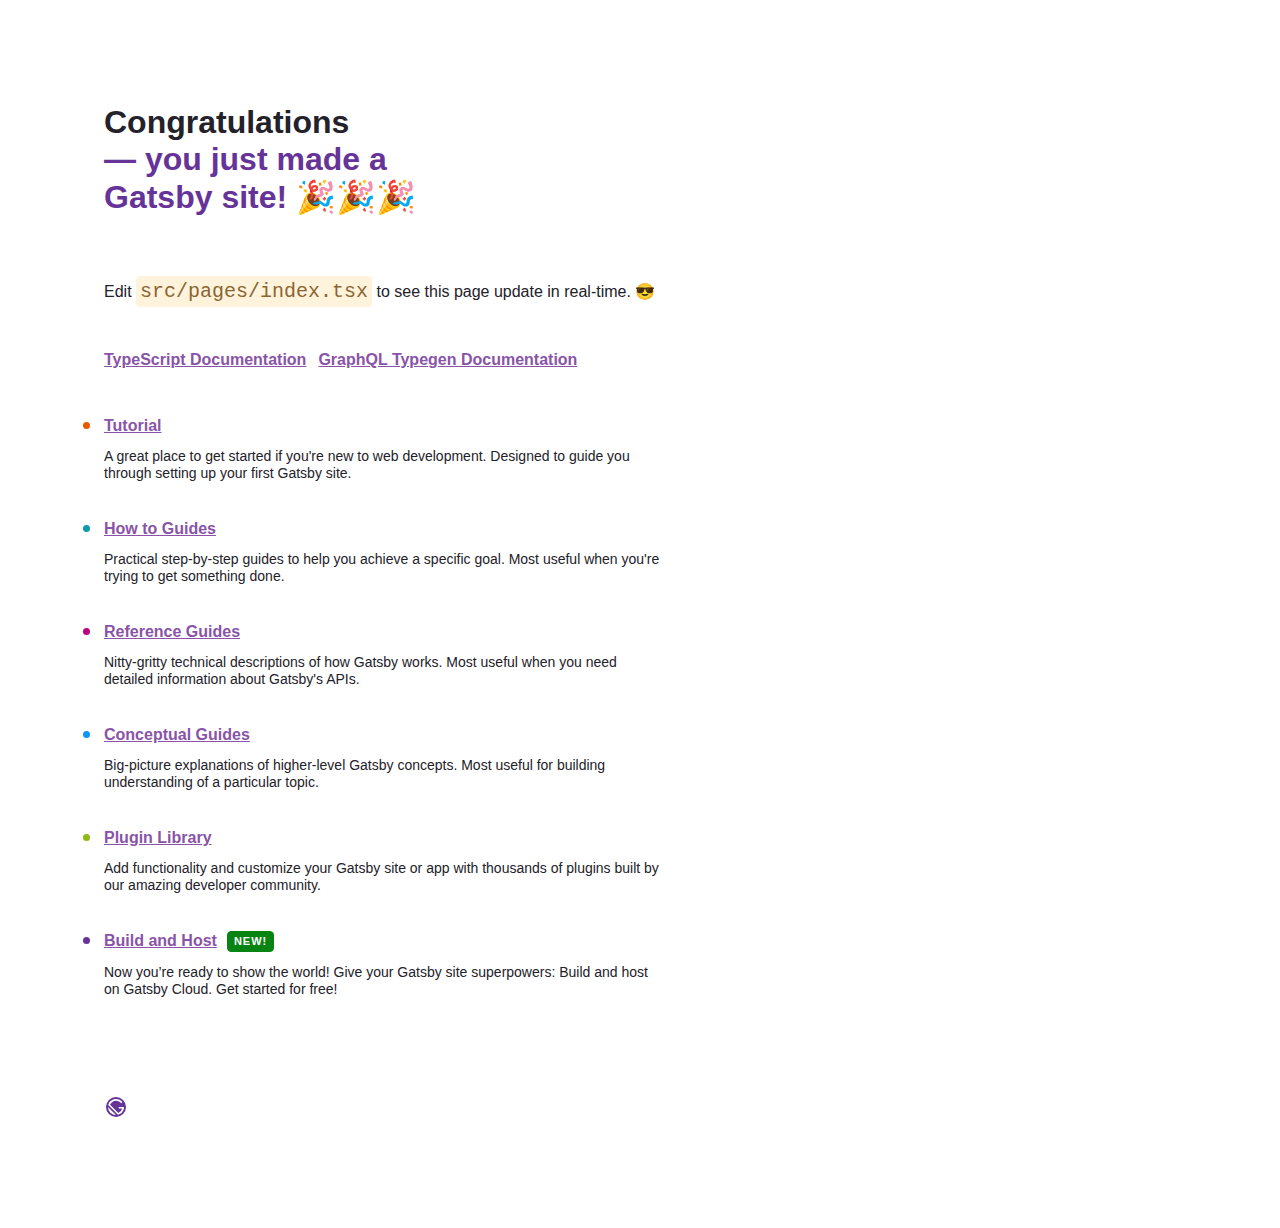
<file: index copy/index.html>
<!DOCTYPE html><html><head><meta charSet="utf-8"/><meta http-equiv="x-ua-compatible" content="ie=edge"/><meta name="viewport" content="width=device-width, initial-scale=1, shrink-to-fit=no"/><meta name="generator" content="Gatsby 5.13.5"/><style data-href="/styles.414f94cd7ffe519ba2be.css" data-identity="gatsby-global-css">@font-face{font-display:swap;font-family:Comfortaa;font-style:normal;font-weight:400;src:url([data-uri]) format("woff2"),url([data-uri]) format("woff");unicode-range:u+0460-052f,u+1c80-1c88,u+20b4,u+2de0-2dff,u+a640-a69f,u+fe2e-fe2f}@font-face{font-display:swap;font-family:Comfortaa;font-style:normal;font-weight:400;src:url([data-uri]) format("woff2"),url(/static/comfortaa-cyrillic-400-normal-b15c1eb9f5dce263f78d35f725f3e19b.woff) format("woff");unicode-range:u+0301,u+0400-045f,u+0490-0491,u+04b0-04b1,u+2116}@font-face{font-display:swap;font-family:Comfortaa;font-style:normal;font-weight:400;src:url([data-uri]) format("woff2"),url([data-uri]) format("woff");unicode-range:u+0370-0377,u+037a-037f,u+0384-038a,u+038c,u+038e-03a1,u+03a3-03ff}@font-face{font-display:swap;font-family:Comfortaa;font-style:normal;font-weight:400;src:url([data-uri]) format("woff2"),url([data-uri]) format("woff");unicode-range:u+0102-0103,u+0110-0111,u+0128-0129,u+0168-0169,u+01a0-01a1,u+01af-01b0,u+0300-0301,u+0303-0304,u+0308-0309,u+0323,u+0329,u+1ea0-1ef9,u+20ab}@font-face{font-display:swap;font-family:Comfortaa;font-style:normal;font-weight:400;src:url(/static/comfortaa-latin-ext-400-normal-8c4bab72b16db29e6955ceb41783858c.woff2) format("woff2"),url(/static/comfortaa-latin-ext-400-normal-f934f87c9562509bc6a1b6582be3153c.woff) format("woff");unicode-range:u+0100-02af,u+0304,u+0308,u+0329,u+1e00-1e9f,u+1ef2-1eff,u+2020,u+20a0-20ab,u+20ad-20c0,u+2113,u+2c60-2c7f,u+a720-a7ff}@font-face{font-display:swap;font-family:Comfortaa;font-style:normal;font-weight:400;src:url(/static/comfortaa-latin-400-normal-cd55cff2a9e9a5cfa4bc63f41220f017.woff2) format("woff2"),url(/static/comfortaa-latin-400-normal-cd0a3fbb7381a2544cfdfc0a62907f87.woff) format("woff");unicode-range:u+00??,u+0131,u+0152-0153,u+02bb-02bc,u+02c6,u+02da,u+02dc,u+0304,u+0308,u+0329,u+2000-206f,u+2074,u+20ac,u+2122,u+2191,u+2193,u+2212,u+2215,u+feff,u+fffd}@font-face{font-display:swap;font-family:Vazirmatn;font-style:normal;font-weight:100 900;src:url(/static/Vazirmatn[wght]-eeb83dd1581c2f3d4b627e83b73a2bb1.woff2) format("woff2 supports variations"),url(/static/Vazirmatn[wght]-eeb83dd1581c2f3d4b627e83b73a2bb1.woff2) format("woff2-variations")}</style><style>.gatsby-image-wrapper{position:relative;overflow:hidden}.gatsby-image-wrapper picture.object-fit-polyfill{position:static!important}.gatsby-image-wrapper img{bottom:0;height:100%;left:0;margin:0;max-width:none;padding:0;position:absolute;right:0;top:0;width:100%;object-fit:cover}.gatsby-image-wrapper [data-main-image]{opacity:0;transform:translateZ(0);transition:opacity .25s linear;will-change:opacity}.gatsby-image-wrapper-constrained{display:inline-block;vertical-align:top}</style><noscript><style>.gatsby-image-wrapper noscript [data-main-image]{opacity:1!important}.gatsby-image-wrapper [data-placeholder-image]{opacity:0!important}</style></noscript><script type="module">const e="undefined"!=typeof HTMLImageElement&&"loading"in HTMLImageElement.prototype;e&&document.body.addEventListener("load",(function(e){const t=e.target;if(void 0===t.dataset.mainImage)return;if(void 0===t.dataset.gatsbyImageSsr)return;let a=null,n=t;for(;null===a&&n;)void 0!==n.parentNode.dataset.gatsbyImageWrapper&&(a=n.parentNode),n=n.parentNode;const o=a.querySelector("[data-placeholder-image]"),r=new Image;r.src=t.currentSrc,r.decode().catch((()=>{})).then((()=>{t.style.opacity=1,o&&(o.style.opacity=0,o.style.transition="opacity 500ms linear")}))}),!0);</script><title data-gatsby-head="true">Home Page</title></head><body><div id="___gatsby"><div style="outline:none" tabindex="-1" id="gatsby-focus-wrapper"><main style="color:#232129;padding:96px;font-family:-apple-system, Roboto, sans-serif, serif"><h1 style="margin-top:0;margin-bottom:64px;max-width:320px">Congratulations<br/><span style="color:#663399">— you just made a Gatsby site! 🎉🎉🎉</span></h1><p style="margin-bottom:48px">Edit <code style="color:#8A6534;padding:4px;background-color:#FFF4DB;font-size:1.25rem;border-radius:4px">src/pages/index.tsx</code> to see this page update in real-time. 😎</p><ul style="padding-left:0"><li style="color:#8954A8;font-weight:bold;font-size:16px;vertical-align:5%;list-style-type:none;display:inline-block;margin-bottom:24px;margin-right:12px"><a style="color:#8954A8;font-weight:bold;font-size:16px;vertical-align:5%" href="https://www.gatsbyjs.com/docs/how-to/custom-configuration/typescript/?utm_source=starter&amp;utm_medium=ts-docs&amp;utm_campaign=minimal-starter-ts">TypeScript Documentation</a></li><li style="color:#8954A8;font-weight:bold;font-size:16px;vertical-align:5%;list-style-type:none;display:inline-block;margin-bottom:24px;margin-right:12px"><a style="color:#8954A8;font-weight:bold;font-size:16px;vertical-align:5%" href="https://www.gatsbyjs.com/docs/how-to/local-development/graphql-typegen/?utm_source=starter&amp;utm_medium=ts-docs&amp;utm_campaign=minimal-starter-ts">GraphQL Typegen Documentation</a></li></ul><ul style="margin-bottom:96px;padding-left:0"><li style="font-weight:300;font-size:24px;max-width:560px;margin-bottom:30px;color:#E95800"><span><a style="color:#8954A8;font-weight:bold;font-size:16px;vertical-align:5%" href="https://www.gatsbyjs.com/docs/tutorial/getting-started/?utm_source=starter&amp;utm_medium=start-page&amp;utm_campaign=minimal-starter-ts">Tutorial</a><p style="color:#232129;font-size:14px;margin-top:10px;margin-bottom:0;line-height:1.25">A great place to get started if you&#x27;re new to web development. Designed to guide you through setting up your first Gatsby site.</p></span></li><li style="font-weight:300;font-size:24px;max-width:560px;margin-bottom:30px;color:#1099A8"><span><a style="color:#8954A8;font-weight:bold;font-size:16px;vertical-align:5%" href="https://www.gatsbyjs.com/docs/how-to/?utm_source=starter&amp;utm_medium=start-page&amp;utm_campaign=minimal-starter-ts">How to Guides</a><p style="color:#232129;font-size:14px;margin-top:10px;margin-bottom:0;line-height:1.25">Practical step-by-step guides to help you achieve a specific goal. Most useful when you&#x27;re trying to get something done.</p></span></li><li style="font-weight:300;font-size:24px;max-width:560px;margin-bottom:30px;color:#BC027F"><span><a style="color:#8954A8;font-weight:bold;font-size:16px;vertical-align:5%" href="https://www.gatsbyjs.com/docs/reference/?utm_source=starter&amp;utm_medium=start-page&amp;utm_campaign=minimal-starter-ts">Reference Guides</a><p style="color:#232129;font-size:14px;margin-top:10px;margin-bottom:0;line-height:1.25">Nitty-gritty technical descriptions of how Gatsby works. Most useful when you need detailed information about Gatsby&#x27;s APIs.</p></span></li><li style="font-weight:300;font-size:24px;max-width:560px;margin-bottom:30px;color:#0D96F2"><span><a style="color:#8954A8;font-weight:bold;font-size:16px;vertical-align:5%" href="https://www.gatsbyjs.com/docs/conceptual/?utm_source=starter&amp;utm_medium=start-page&amp;utm_campaign=minimal-starter-ts">Conceptual Guides</a><p style="color:#232129;font-size:14px;margin-top:10px;margin-bottom:0;line-height:1.25">Big-picture explanations of higher-level Gatsby concepts. Most useful for building understanding of a particular topic.</p></span></li><li style="font-weight:300;font-size:24px;max-width:560px;margin-bottom:30px;color:#8EB814"><span><a style="color:#8954A8;font-weight:bold;font-size:16px;vertical-align:5%" href="https://www.gatsbyjs.com/plugins?utm_source=starter&amp;utm_medium=start-page&amp;utm_campaign=minimal-starter-ts">Plugin Library</a><p style="color:#232129;font-size:14px;margin-top:10px;margin-bottom:0;line-height:1.25">Add functionality and customize your Gatsby site or app with thousands of plugins built by our amazing developer community.</p></span></li><li style="font-weight:300;font-size:24px;max-width:560px;margin-bottom:30px;color:#663399"><span><a style="color:#8954A8;font-weight:bold;font-size:16px;vertical-align:5%" href="https://www.gatsbyjs.com/cloud?utm_source=starter&amp;utm_medium=start-page&amp;utm_campaign=minimal-starter-ts">Build and Host</a><span style="color:#fff;background-color:#088413;border:1px solid #088413;font-size:11px;font-weight:bold;letter-spacing:1px;border-radius:4px;padding:4px 6px;display:inline-block;position:relative;top:-2px;margin-left:10px;line-height:1" aria-label="New Badge">NEW!</span><p style="color:#232129;font-size:14px;margin-top:10px;margin-bottom:0;line-height:1.25">Now you’re ready to show the world! Give your Gatsby site superpowers: Build and host on Gatsby Cloud. Get started for free!</p></span></li></ul><img alt="Gatsby G Logo" src="data:image/svg+xml,%3Csvg width=&#x27;24&#x27; height=&#x27;24&#x27; fill=&#x27;none&#x27; xmlns=&#x27;http://www.w3.org/2000/svg&#x27;%3E%3Cpath d=&#x27;M12 2a10 10 0 110 20 10 10 0 010-20zm0 2c-3.73 0-6.86 2.55-7.75 6L14 19.75c3.45-.89 6-4.02 6-7.75h-5.25v1.5h3.45a6.37 6.37 0 01-3.89 4.44L6.06 9.69C7 7.31 9.3 5.63 12 5.63c2.13 0 4 1.04 5.18 2.65l1.23-1.06A7.959 7.959 0 0012 4zm-8 8a8 8 0 008 8c.04 0 .09 0-8-8z&#x27; fill=&#x27;%23639&#x27;/%3E%3C/svg%3E"/></main></div><div id="gatsby-announcer" style="position:absolute;top:0;width:1px;height:1px;padding:0;overflow:hidden;clip:rect(0, 0, 0, 0);white-space:nowrap;border:0" aria-live="assertive" aria-atomic="true"></div></div><script id="gatsby-script-loader">/*<![CDATA[*/window.pagePath="/index copy/";/*]]>*/</script><!-- slice-start id="_gatsby-scripts-1" -->
          <script
            id="gatsby-chunk-mapping"
          >
            window.___chunkMapping="{\"app\":[\"/app-54ae6f836066efeca23e.js\"],\"component---src-pages-404-tsx\":[\"/component---src-pages-404-tsx-986ed2fdea9ba440ec7f.js\"],\"component---src-pages-index-copy-tsx\":[\"/component---src-pages-index-copy-tsx-fabed55249e17eb6bc73.js\"],\"component---src-pages-index-tsx\":[\"/component---src-pages-index-tsx-73ee3c98e9fdec4a2886.js\"],\"component---src-pages-markdown-remark-frontmatter-category-markdown-remark-frontmatter-slug-tsx\":[\"/component---src-pages-markdown-remark-frontmatter-category-markdown-remark-frontmatter-slug-tsx-651521d119d6cd56617d.js\"],\"component---src-pages-markdown-remark-frontmatter-category-tsx\":[\"/component---src-pages-markdown-remark-frontmatter-category-tsx-edbc75822cb974c7a4b8.js\"]}";
          </script>
        <script>window.___webpackCompilationHash="bc45baf0088733bfdb20";</script><script src="/webpack-runtime-b72cf18931578249626a.js" async></script><script src="/framework-bb041bdadcb9dfce7f0a.js" async></script><script src="/app-54ae6f836066efeca23e.js" async></script><!-- slice-end id="_gatsby-scripts-1" --></body></html>
</file>
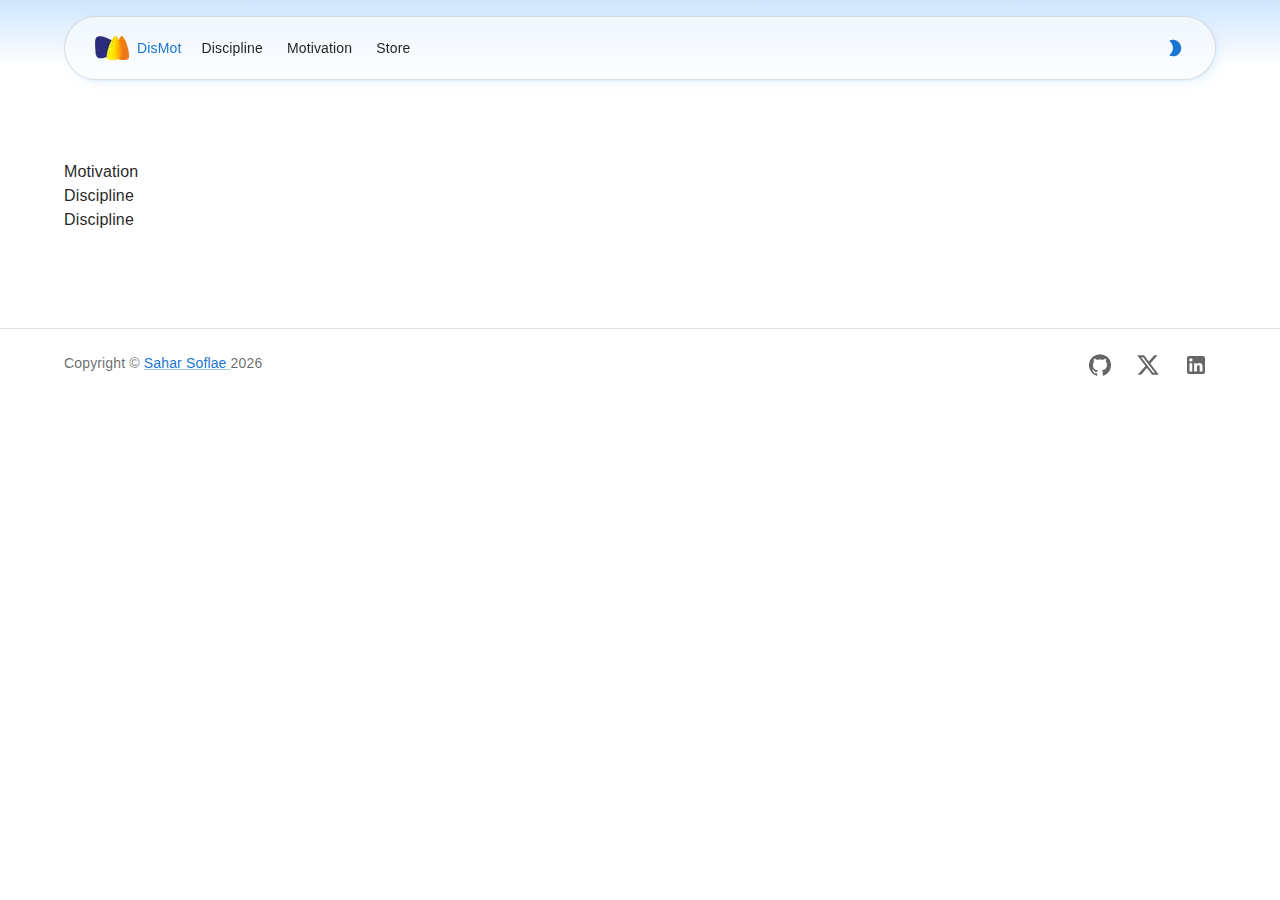
<file: motivation/index.html>
<!DOCTYPE html><html><head><meta charSet="utf-8"/><meta http-equiv="x-ua-compatible" content="ie=edge"/><meta name="viewport" content="width=device-width, initial-scale=1, shrink-to-fit=no"/><meta name="generator" content="Gatsby 5.13.5"/><style data-href="/styles.414f94cd7ffe519ba2be.css" data-identity="gatsby-global-css">@font-face{font-display:swap;font-family:Comfortaa;font-style:normal;font-weight:400;src:url([data-uri]) format("woff2"),url([data-uri]) format("woff");unicode-range:u+0460-052f,u+1c80-1c88,u+20b4,u+2de0-2dff,u+a640-a69f,u+fe2e-fe2f}@font-face{font-display:swap;font-family:Comfortaa;font-style:normal;font-weight:400;src:url([data-uri]) format("woff2"),url(/static/comfortaa-cyrillic-400-normal-b15c1eb9f5dce263f78d35f725f3e19b.woff) format("woff");unicode-range:u+0301,u+0400-045f,u+0490-0491,u+04b0-04b1,u+2116}@font-face{font-display:swap;font-family:Comfortaa;font-style:normal;font-weight:400;src:url([data-uri]) format("woff2"),url([data-uri]) format("woff");unicode-range:u+0370-0377,u+037a-037f,u+0384-038a,u+038c,u+038e-03a1,u+03a3-03ff}@font-face{font-display:swap;font-family:Comfortaa;font-style:normal;font-weight:400;src:url([data-uri]) format("woff2"),url([data-uri]) format("woff");unicode-range:u+0102-0103,u+0110-0111,u+0128-0129,u+0168-0169,u+01a0-01a1,u+01af-01b0,u+0300-0301,u+0303-0304,u+0308-0309,u+0323,u+0329,u+1ea0-1ef9,u+20ab}@font-face{font-display:swap;font-family:Comfortaa;font-style:normal;font-weight:400;src:url(/static/comfortaa-latin-ext-400-normal-8c4bab72b16db29e6955ceb41783858c.woff2) format("woff2"),url(/static/comfortaa-latin-ext-400-normal-f934f87c9562509bc6a1b6582be3153c.woff) format("woff");unicode-range:u+0100-02af,u+0304,u+0308,u+0329,u+1e00-1e9f,u+1ef2-1eff,u+2020,u+20a0-20ab,u+20ad-20c0,u+2113,u+2c60-2c7f,u+a720-a7ff}@font-face{font-display:swap;font-family:Comfortaa;font-style:normal;font-weight:400;src:url(/static/comfortaa-latin-400-normal-cd55cff2a9e9a5cfa4bc63f41220f017.woff2) format("woff2"),url(/static/comfortaa-latin-400-normal-cd0a3fbb7381a2544cfdfc0a62907f87.woff) format("woff");unicode-range:u+00??,u+0131,u+0152-0153,u+02bb-02bc,u+02c6,u+02da,u+02dc,u+0304,u+0308,u+0329,u+2000-206f,u+2074,u+20ac,u+2122,u+2191,u+2193,u+2212,u+2215,u+feff,u+fffd}@font-face{font-display:swap;font-family:Vazirmatn;font-style:normal;font-weight:100 900;src:url(/static/Vazirmatn[wght]-eeb83dd1581c2f3d4b627e83b73a2bb1.woff2) format("woff2 supports variations"),url(/static/Vazirmatn[wght]-eeb83dd1581c2f3d4b627e83b73a2bb1.woff2) format("woff2-variations")}</style><style>.gatsby-image-wrapper{position:relative;overflow:hidden}.gatsby-image-wrapper picture.object-fit-polyfill{position:static!important}.gatsby-image-wrapper img{bottom:0;height:100%;left:0;margin:0;max-width:none;padding:0;position:absolute;right:0;top:0;width:100%;object-fit:cover}.gatsby-image-wrapper [data-main-image]{opacity:0;transform:translateZ(0);transition:opacity .25s linear;will-change:opacity}.gatsby-image-wrapper-constrained{display:inline-block;vertical-align:top}</style><noscript><style>.gatsby-image-wrapper noscript [data-main-image]{opacity:1!important}.gatsby-image-wrapper [data-placeholder-image]{opacity:0!important}</style></noscript><script type="module">const e="undefined"!=typeof HTMLImageElement&&"loading"in HTMLImageElement.prototype;e&&document.body.addEventListener("load",(function(e){const t=e.target;if(void 0===t.dataset.mainImage)return;if(void 0===t.dataset.gatsbyImageSsr)return;let a=null,n=t;for(;null===a&&n;)void 0!==n.parentNode.dataset.gatsbyImageWrapper&&(a=n.parentNode),n=n.parentNode;const o=a.querySelector("[data-placeholder-image]"),r=new Image;r.src=t.currentSrc,r.decode().catch((()=>{})).then((()=>{t.style.opacity=1,o&&(o.style.opacity=0,o.style.transition="opacity 500ms linear")}))}),!0);</script></head><body><div id="___gatsby"><div style="outline:none" tabindex="-1" id="gatsby-focus-wrapper"><style data-emotion="css-global o6gwfi">html{-webkit-font-smoothing:antialiased;-moz-osx-font-smoothing:grayscale;box-sizing:border-box;-webkit-text-size-adjust:100%;}*,*::before,*::after{box-sizing:inherit;}strong,b{font-weight:700;}body{margin:0;color:rgba(0, 0, 0, 0.87);font-family:"Roboto","Helvetica","Arial",sans-serif;font-weight:400;font-size:1rem;line-height:1.5;letter-spacing:0.00938em;background-color:#fff;}@media print{body{background-color:#fff;}}body::backdrop{background-color:#fff;}</style><div><style data-emotion="css 1iqkmll">.css-1iqkmll{display:-webkit-box;display:-webkit-flex;display:-ms-flexbox;display:flex;-webkit-flex-direction:column;-ms-flex-direction:column;flex-direction:column;width:100%;box-sizing:border-box;-webkit-flex-shrink:0;-ms-flex-negative:0;flex-shrink:0;position:fixed;z-index:1100;top:0;left:auto;right:0;background-color:#1976d2;color:#fff;box-shadow:none;background-color:transparent;background-image:none;margin-top:16px;}@media print{.css-1iqkmll{position:absolute;}}</style><style data-emotion="css 1781nx3">.css-1781nx3{background-color:#fff;color:rgba(0, 0, 0, 0.87);-webkit-transition:box-shadow 300ms cubic-bezier(0.4, 0, 0.2, 1) 0ms;transition:box-shadow 300ms cubic-bezier(0.4, 0, 0.2, 1) 0ms;box-shadow:0px 2px 4px -1px rgba(0,0,0,0.2),0px 4px 5px 0px rgba(0,0,0,0.14),0px 1px 10px 0px rgba(0,0,0,0.12);display:-webkit-box;display:-webkit-flex;display:-ms-flexbox;display:flex;-webkit-flex-direction:column;-ms-flex-direction:column;flex-direction:column;width:100%;box-sizing:border-box;-webkit-flex-shrink:0;-ms-flex-negative:0;flex-shrink:0;position:fixed;z-index:1100;top:0;left:auto;right:0;background-color:#1976d2;color:#fff;box-shadow:none;background-color:transparent;background-image:none;margin-top:16px;}@media print{.css-1781nx3{position:absolute;}}</style><header class="MuiPaper-root MuiPaper-elevation MuiPaper-elevation4 MuiAppBar-root MuiAppBar-colorPrimary MuiAppBar-positionFixed mui-fixed css-1781nx3"><style data-emotion="css 1qsxih2">.css-1qsxih2{width:100%;margin-left:auto;box-sizing:border-box;margin-right:auto;display:block;padding-left:16px;padding-right:16px;}@media (min-width:600px){.css-1qsxih2{padding-left:24px;padding-right:24px;}}@media (min-width:1200px){.css-1qsxih2{max-width:1200px;}}</style><div class="MuiContainer-root MuiContainer-maxWidthLg css-1qsxih2"><style data-emotion="css rihqd1">.css-rihqd1{position:relative;display:-webkit-box;display:-webkit-flex;display:-ms-flexbox;display:flex;-webkit-align-items:center;-webkit-box-align:center;-ms-flex-align:center;align-items:center;padding-left:16px;padding-right:16px;min-height:56px;display:-webkit-box;display:-webkit-flex;display:-ms-flexbox;display:flex;-webkit-align-items:center;-webkit-box-align:center;-ms-flex-align:center;align-items:center;-webkit-box-pack:justify;-webkit-justify-content:space-between;justify-content:space-between;-webkit-flex-shrink:0;-ms-flex-negative:0;flex-shrink:0;border-radius:999px;background-color:rgba(255, 255, 255, 0.4);-webkit-backdrop-filter:blur(24px);backdrop-filter:blur(24px);max-height:40px;border:1px solid;border-color:rgba(0, 0, 0, 0.12);box-shadow:0 0 1px rgba(85, 166, 246, 0.1),1px 1.5px 2px -1px rgba(85, 166, 246, 0.15),4px 4px 12px -2.5px rgba(85, 166, 246, 0.15);}@media (min-width:600px){.css-rihqd1{padding-left:24px;padding-right:24px;}}@media (min-width:0px){@media (orientation: landscape){.css-rihqd1{min-height:48px;}}}@media (min-width:600px){.css-rihqd1{min-height:64px;}}</style><div class="MuiToolbar-root MuiToolbar-gutters MuiToolbar-regular css-rihqd1"><style data-emotion="css 1hoykun">.css-1hoykun{-webkit-box-flex:1;-webkit-flex-grow:1;-ms-flex-positive:1;flex-grow:1;display:-webkit-box;display:-webkit-flex;display:-ms-flexbox;display:flex;-webkit-align-items:center;-webkit-box-align:center;-ms-flex-align:center;align-items:center;margin-left:-18px;padding-right:0px;padding-left:24px;}</style><div class="MuiBox-root css-1hoykun"><a style="display:flex;align-items:center;text-decoration:none" href="/"><div data-gatsby-image-wrapper="" style="width:34px;height:24px" class="gatsby-image-wrapper"><img aria-hidden="true" data-placeholder-image="" style="opacity:1;transition:opacity 500ms linear" decoding="async" src="[data-uri]" alt=""/><picture><source type="image/webp" data-srcset="/static/911f114580f2ddc9591f13c47c8e7f0a/04e6b/logo.webp 34w,/static/911f114580f2ddc9591f13c47c8e7f0a/77957/logo.webp 68w" sizes="34px"/><img data-gatsby-image-ssr="" layout="fixed" data-main-image="" style="opacity:0" sizes="34px" decoding="async" loading="lazy" data-src="/static/911f114580f2ddc9591f13c47c8e7f0a/24ab2/logo.png" data-srcset="/static/911f114580f2ddc9591f13c47c8e7f0a/24ab2/logo.png 34w,/static/911f114580f2ddc9591f13c47c8e7f0a/39916/logo.png 68w" alt="logo of sitemark"/></picture><noscript><picture><source type="image/webp" srcSet="/static/911f114580f2ddc9591f13c47c8e7f0a/04e6b/logo.webp 34w,/static/911f114580f2ddc9591f13c47c8e7f0a/77957/logo.webp 68w" sizes="34px"/><img data-gatsby-image-ssr="" layout="fixed" data-main-image="" style="opacity:0" sizes="34px" decoding="async" loading="lazy" src="/static/911f114580f2ddc9591f13c47c8e7f0a/24ab2/logo.png" srcSet="/static/911f114580f2ddc9591f13c47c8e7f0a/24ab2/logo.png 34w,/static/911f114580f2ddc9591f13c47c8e7f0a/39916/logo.png 68w" alt="logo of sitemark"/></picture></noscript><script type="module">const t="undefined"!=typeof HTMLImageElement&&"loading"in HTMLImageElement.prototype;if(t){const t=document.querySelectorAll("img[data-main-image]");for(let e of t){e.dataset.src&&(e.setAttribute("src",e.dataset.src),e.removeAttribute("data-src")),e.dataset.srcset&&(e.setAttribute("srcset",e.dataset.srcset),e.removeAttribute("data-srcset"));const t=e.parentNode.querySelectorAll("source[data-srcset]");for(let e of t)e.setAttribute("srcset",e.dataset.srcset),e.removeAttribute("data-srcset");e.complete&&(e.style.opacity=1,e.parentNode.parentNode.querySelector("[data-placeholder-image]").style.opacity=0)}}</script></div><style data-emotion="css 1hm9c8l">.css-1hm9c8l{margin:0;font-family:"Roboto","Helvetica","Arial",sans-serif;font-weight:400;font-size:0.875rem;line-height:1.43;letter-spacing:0.01071em;padding-left:8px;padding-right:8px;color:#1976d2;}</style><p class="MuiTypography-root MuiTypography-body2 css-1hm9c8l">DisMot</p></a><style data-emotion="css 1guk29">@media (min-width:0px){.css-1guk29{display:none;}}@media (min-width:900px){.css-1guk29{display:-webkit-box;display:-webkit-flex;display:-ms-flexbox;display:flex;}}</style><div class="MuiBox-root css-1guk29"><style data-emotion="css vrla2n">.css-vrla2n{font-family:"Roboto","Helvetica","Arial",sans-serif;font-weight:400;font-size:1rem;line-height:1.5;letter-spacing:0.00938em;display:-webkit-box;display:-webkit-flex;display:-ms-flexbox;display:flex;-webkit-box-pack:start;-ms-flex-pack:start;-webkit-justify-content:flex-start;justify-content:flex-start;-webkit-align-items:center;-webkit-box-align:center;-ms-flex-align:center;align-items:center;position:relative;-webkit-text-decoration:none;text-decoration:none;min-height:48px;padding-top:6px;padding-bottom:6px;box-sizing:border-box;white-space:nowrap;padding-left:16px;padding-right:16px;padding-top:6px;padding-bottom:6px;padding-left:12px;padding-right:12px;}.css-vrla2n:hover{-webkit-text-decoration:none;text-decoration:none;background-color:rgba(0, 0, 0, 0.04);}@media (hover: none){.css-vrla2n:hover{background-color:transparent;}}.css-vrla2n.Mui-selected{background-color:rgba(25, 118, 210, 0.08);}.css-vrla2n.Mui-selected.Mui-focusVisible{background-color:rgba(25, 118, 210, 0.2);}.css-vrla2n.Mui-selected:hover{background-color:rgba(25, 118, 210, 0.12);}@media (hover: none){.css-vrla2n.Mui-selected:hover{background-color:rgba(25, 118, 210, 0.08);}}.css-vrla2n.Mui-focusVisible{background-color:rgba(0, 0, 0, 0.12);}.css-vrla2n.Mui-disabled{opacity:0.38;}.css-vrla2n+.MuiDivider-root{margin-top:8px;margin-bottom:8px;}.css-vrla2n+.MuiDivider-inset{margin-left:52px;}.css-vrla2n .MuiListItemText-root{margin-top:0;margin-bottom:0;}.css-vrla2n .MuiListItemText-inset{padding-left:36px;}.css-vrla2n .MuiListItemIcon-root{min-width:36px;}@media (min-width:600px){.css-vrla2n{min-height:auto;}}</style><style data-emotion="css 175uwyd">.css-175uwyd{display:-webkit-inline-box;display:-webkit-inline-flex;display:-ms-inline-flexbox;display:inline-flex;-webkit-align-items:center;-webkit-box-align:center;-ms-flex-align:center;align-items:center;-webkit-box-pack:center;-ms-flex-pack:center;-webkit-justify-content:center;justify-content:center;position:relative;box-sizing:border-box;-webkit-tap-highlight-color:transparent;background-color:transparent;outline:0;border:0;margin:0;border-radius:0;padding:0;cursor:pointer;-webkit-user-select:none;-moz-user-select:none;-ms-user-select:none;user-select:none;vertical-align:middle;-moz-appearance:none;-webkit-appearance:none;-webkit-text-decoration:none;text-decoration:none;color:inherit;font-family:"Roboto","Helvetica","Arial",sans-serif;font-weight:400;font-size:1rem;line-height:1.5;letter-spacing:0.00938em;display:-webkit-box;display:-webkit-flex;display:-ms-flexbox;display:flex;-webkit-box-pack:start;-ms-flex-pack:start;-webkit-justify-content:flex-start;justify-content:flex-start;-webkit-align-items:center;-webkit-box-align:center;-ms-flex-align:center;align-items:center;position:relative;-webkit-text-decoration:none;text-decoration:none;min-height:48px;padding-top:6px;padding-bottom:6px;box-sizing:border-box;white-space:nowrap;padding-left:16px;padding-right:16px;padding-top:6px;padding-bottom:6px;padding-left:12px;padding-right:12px;}.css-175uwyd::-moz-focus-inner{border-style:none;}.css-175uwyd.Mui-disabled{pointer-events:none;cursor:default;}@media print{.css-175uwyd{-webkit-print-color-adjust:exact;color-adjust:exact;}}.css-175uwyd:hover{-webkit-text-decoration:none;text-decoration:none;background-color:rgba(0, 0, 0, 0.04);}@media (hover: none){.css-175uwyd:hover{background-color:transparent;}}.css-175uwyd.Mui-selected{background-color:rgba(25, 118, 210, 0.08);}.css-175uwyd.Mui-selected.Mui-focusVisible{background-color:rgba(25, 118, 210, 0.2);}.css-175uwyd.Mui-selected:hover{background-color:rgba(25, 118, 210, 0.12);}@media (hover: none){.css-175uwyd.Mui-selected:hover{background-color:rgba(25, 118, 210, 0.08);}}.css-175uwyd.Mui-focusVisible{background-color:rgba(0, 0, 0, 0.12);}.css-175uwyd.Mui-disabled{opacity:0.38;}.css-175uwyd+.MuiDivider-root{margin-top:8px;margin-bottom:8px;}.css-175uwyd+.MuiDivider-inset{margin-left:52px;}.css-175uwyd .MuiListItemText-root{margin-top:0;margin-bottom:0;}.css-175uwyd .MuiListItemText-inset{padding-left:36px;}.css-175uwyd .MuiListItemIcon-root{min-width:36px;}@media (min-width:600px){.css-175uwyd{min-height:auto;}}</style><li class="MuiButtonBase-root MuiMenuItem-root MuiMenuItem-gutters MuiMenuItem-root MuiMenuItem-gutters css-175uwyd" tabindex="-1" role="menuitem"><style data-emotion="css 15nru74">.css-15nru74{margin:0;font-family:"Roboto","Helvetica","Arial",sans-serif;font-weight:400;font-size:0.875rem;line-height:1.43;letter-spacing:0.01071em;color:rgba(0, 0, 0, 0.87);}</style><p class="MuiTypography-root MuiTypography-body2 css-15nru74">Discipline</p></li><li class="MuiButtonBase-root MuiMenuItem-root MuiMenuItem-gutters MuiMenuItem-root MuiMenuItem-gutters css-175uwyd" tabindex="-1" role="menuitem"><p class="MuiTypography-root MuiTypography-body2 css-15nru74">Motivation</p></li><li class="MuiButtonBase-root MuiMenuItem-root MuiMenuItem-gutters MuiMenuItem-root MuiMenuItem-gutters css-175uwyd" tabindex="-1" role="menuitem"><p class="MuiTypography-root MuiTypography-body2 css-15nru74">Store</p></li></div></div><style data-emotion="css 1mqz8yw">.css-1mqz8yw{gap:4px;-webkit-align-items:center;-webkit-box-align:center;-ms-flex-align:center;align-items:center;}@media (min-width:0px){.css-1mqz8yw{display:none;}}@media (min-width:900px){.css-1mqz8yw{display:-webkit-box;display:-webkit-flex;display:-ms-flexbox;display:flex;}}</style><div class="MuiBox-root css-1mqz8yw"><style data-emotion="css pnzz06">.css-pnzz06{max-width:32px;}</style><div class="MuiBox-root css-pnzz06"><style data-emotion="css 1dh3sz">.css-1dh3sz{font-family:"Roboto","Helvetica","Arial",sans-serif;font-weight:500;font-size:0.8125rem;line-height:1.75;letter-spacing:0.02857em;text-transform:uppercase;min-width:64px;padding:4px 5px;border-radius:4px;-webkit-transition:background-color 250ms cubic-bezier(0.4, 0, 0.2, 1) 0ms,box-shadow 250ms cubic-bezier(0.4, 0, 0.2, 1) 0ms,border-color 250ms cubic-bezier(0.4, 0, 0.2, 1) 0ms,color 250ms cubic-bezier(0.4, 0, 0.2, 1) 0ms;transition:background-color 250ms cubic-bezier(0.4, 0, 0.2, 1) 0ms,box-shadow 250ms cubic-bezier(0.4, 0, 0.2, 1) 0ms,border-color 250ms cubic-bezier(0.4, 0, 0.2, 1) 0ms,color 250ms cubic-bezier(0.4, 0, 0.2, 1) 0ms;color:#1976d2;min-width:32px;height:32px;padding:4px;}.css-1dh3sz:hover{-webkit-text-decoration:none;text-decoration:none;background-color:rgba(25, 118, 210, 0.04);}@media (hover: none){.css-1dh3sz:hover{background-color:transparent;}}.css-1dh3sz.Mui-disabled{color:rgba(0, 0, 0, 0.26);}</style><style data-emotion="css 1vnoz5u">.css-1vnoz5u{display:-webkit-inline-box;display:-webkit-inline-flex;display:-ms-inline-flexbox;display:inline-flex;-webkit-align-items:center;-webkit-box-align:center;-ms-flex-align:center;align-items:center;-webkit-box-pack:center;-ms-flex-pack:center;-webkit-justify-content:center;justify-content:center;position:relative;box-sizing:border-box;-webkit-tap-highlight-color:transparent;background-color:transparent;outline:0;border:0;margin:0;border-radius:0;padding:0;cursor:pointer;-webkit-user-select:none;-moz-user-select:none;-ms-user-select:none;user-select:none;vertical-align:middle;-moz-appearance:none;-webkit-appearance:none;-webkit-text-decoration:none;text-decoration:none;color:inherit;font-family:"Roboto","Helvetica","Arial",sans-serif;font-weight:500;font-size:0.8125rem;line-height:1.75;letter-spacing:0.02857em;text-transform:uppercase;min-width:64px;padding:4px 5px;border-radius:4px;-webkit-transition:background-color 250ms cubic-bezier(0.4, 0, 0.2, 1) 0ms,box-shadow 250ms cubic-bezier(0.4, 0, 0.2, 1) 0ms,border-color 250ms cubic-bezier(0.4, 0, 0.2, 1) 0ms,color 250ms cubic-bezier(0.4, 0, 0.2, 1) 0ms;transition:background-color 250ms cubic-bezier(0.4, 0, 0.2, 1) 0ms,box-shadow 250ms cubic-bezier(0.4, 0, 0.2, 1) 0ms,border-color 250ms cubic-bezier(0.4, 0, 0.2, 1) 0ms,color 250ms cubic-bezier(0.4, 0, 0.2, 1) 0ms;color:#1976d2;min-width:32px;height:32px;padding:4px;}.css-1vnoz5u::-moz-focus-inner{border-style:none;}.css-1vnoz5u.Mui-disabled{pointer-events:none;cursor:default;}@media print{.css-1vnoz5u{-webkit-print-color-adjust:exact;color-adjust:exact;}}.css-1vnoz5u:hover{-webkit-text-decoration:none;text-decoration:none;background-color:rgba(25, 118, 210, 0.04);}@media (hover: none){.css-1vnoz5u:hover{background-color:transparent;}}.css-1vnoz5u.Mui-disabled{color:rgba(0, 0, 0, 0.26);}</style><button class="MuiButtonBase-root MuiButton-root MuiButton-text MuiButton-textPrimary MuiButton-sizeSmall MuiButton-textSizeSmall MuiButton-colorPrimary MuiButton-root MuiButton-text MuiButton-textPrimary MuiButton-sizeSmall MuiButton-textSizeSmall MuiButton-colorPrimary css-1vnoz5u" tabindex="0" type="button" aria-label="button to toggle theme"><style data-emotion="css 1k33q06">.css-1k33q06{-webkit-user-select:none;-moz-user-select:none;-ms-user-select:none;user-select:none;width:1em;height:1em;display:inline-block;fill:currentColor;-webkit-flex-shrink:0;-ms-flex-negative:0;flex-shrink:0;-webkit-transition:fill 200ms cubic-bezier(0.4, 0, 0.2, 1) 0ms;transition:fill 200ms cubic-bezier(0.4, 0, 0.2, 1) 0ms;font-size:1.25rem;}</style><svg class="MuiSvgIcon-root MuiSvgIcon-fontSizeSmall css-1k33q06" focusable="false" aria-hidden="true" viewBox="0 0 24 24" data-testid="ModeNightRoundedIcon"><path d="M11.93 2.3c-2.04-.5-4.02-.35-5.77.28-.72.26-.91 1.22-.31 1.71C8.08 6.12 9.5 8.89 9.5 12c0 3.11-1.42 5.88-3.65 7.71-.59.49-.42 1.45.31 1.7 1.04.38 2.17.59 3.34.59 6.05 0 10.85-5.38 9.87-11.6-.61-3.92-3.59-7.16-7.44-8.1"></path></svg></button></div></div><style data-emotion="css 122kcz0">@media (min-width:900px){.css-122kcz0{display:none;}}</style><div class="MuiBox-root css-122kcz0"><style data-emotion="css 1hkrjwi">.css-1hkrjwi{font-family:"Roboto","Helvetica","Arial",sans-serif;font-weight:500;font-size:0.875rem;line-height:1.75;letter-spacing:0.02857em;text-transform:uppercase;min-width:64px;padding:6px 8px;border-radius:4px;-webkit-transition:background-color 250ms cubic-bezier(0.4, 0, 0.2, 1) 0ms,box-shadow 250ms cubic-bezier(0.4, 0, 0.2, 1) 0ms,border-color 250ms cubic-bezier(0.4, 0, 0.2, 1) 0ms,color 250ms cubic-bezier(0.4, 0, 0.2, 1) 0ms;transition:background-color 250ms cubic-bezier(0.4, 0, 0.2, 1) 0ms,box-shadow 250ms cubic-bezier(0.4, 0, 0.2, 1) 0ms,border-color 250ms cubic-bezier(0.4, 0, 0.2, 1) 0ms,color 250ms cubic-bezier(0.4, 0, 0.2, 1) 0ms;color:#1976d2;min-width:30px;padding:4px;}.css-1hkrjwi:hover{-webkit-text-decoration:none;text-decoration:none;background-color:rgba(25, 118, 210, 0.04);}@media (hover: none){.css-1hkrjwi:hover{background-color:transparent;}}.css-1hkrjwi.Mui-disabled{color:rgba(0, 0, 0, 0.26);}</style><style data-emotion="css 11jkd31">.css-11jkd31{display:-webkit-inline-box;display:-webkit-inline-flex;display:-ms-inline-flexbox;display:inline-flex;-webkit-align-items:center;-webkit-box-align:center;-ms-flex-align:center;align-items:center;-webkit-box-pack:center;-ms-flex-pack:center;-webkit-justify-content:center;justify-content:center;position:relative;box-sizing:border-box;-webkit-tap-highlight-color:transparent;background-color:transparent;outline:0;border:0;margin:0;border-radius:0;padding:0;cursor:pointer;-webkit-user-select:none;-moz-user-select:none;-ms-user-select:none;user-select:none;vertical-align:middle;-moz-appearance:none;-webkit-appearance:none;-webkit-text-decoration:none;text-decoration:none;color:inherit;font-family:"Roboto","Helvetica","Arial",sans-serif;font-weight:500;font-size:0.875rem;line-height:1.75;letter-spacing:0.02857em;text-transform:uppercase;min-width:64px;padding:6px 8px;border-radius:4px;-webkit-transition:background-color 250ms cubic-bezier(0.4, 0, 0.2, 1) 0ms,box-shadow 250ms cubic-bezier(0.4, 0, 0.2, 1) 0ms,border-color 250ms cubic-bezier(0.4, 0, 0.2, 1) 0ms,color 250ms cubic-bezier(0.4, 0, 0.2, 1) 0ms;transition:background-color 250ms cubic-bezier(0.4, 0, 0.2, 1) 0ms,box-shadow 250ms cubic-bezier(0.4, 0, 0.2, 1) 0ms,border-color 250ms cubic-bezier(0.4, 0, 0.2, 1) 0ms,color 250ms cubic-bezier(0.4, 0, 0.2, 1) 0ms;color:#1976d2;min-width:30px;padding:4px;}.css-11jkd31::-moz-focus-inner{border-style:none;}.css-11jkd31.Mui-disabled{pointer-events:none;cursor:default;}@media print{.css-11jkd31{-webkit-print-color-adjust:exact;color-adjust:exact;}}.css-11jkd31:hover{-webkit-text-decoration:none;text-decoration:none;background-color:rgba(25, 118, 210, 0.04);}@media (hover: none){.css-11jkd31:hover{background-color:transparent;}}.css-11jkd31.Mui-disabled{color:rgba(0, 0, 0, 0.26);}</style><button class="MuiButtonBase-root MuiButton-root MuiButton-text MuiButton-textPrimary MuiButton-sizeMedium MuiButton-textSizeMedium MuiButton-colorPrimary MuiButton-root MuiButton-text MuiButton-textPrimary MuiButton-sizeMedium MuiButton-textSizeMedium MuiButton-colorPrimary css-11jkd31" tabindex="0" type="button" aria-label="menu"><style data-emotion="css vubbuv">.css-vubbuv{-webkit-user-select:none;-moz-user-select:none;-ms-user-select:none;user-select:none;width:1em;height:1em;display:inline-block;fill:currentColor;-webkit-flex-shrink:0;-ms-flex-negative:0;flex-shrink:0;-webkit-transition:fill 200ms cubic-bezier(0.4, 0, 0.2, 1) 0ms;transition:fill 200ms cubic-bezier(0.4, 0, 0.2, 1) 0ms;font-size:1.5rem;}</style><svg class="MuiSvgIcon-root MuiSvgIcon-fontSizeMedium css-vubbuv" focusable="false" aria-hidden="true" viewBox="0 0 24 24" data-testid="MenuIcon"><path d="M3 18h18v-2H3zm0-5h18v-2H3zm0-7v2h18V6z"></path></svg></button><style data-emotion="css a3xyjy">.css-a3xyjy{z-index:1200;}</style></div></div></div></header></div><style data-emotion="css 1k9ek97">.css-1k9ek97{background-color:#fff;}</style><div class="MuiBox-root css-1k9ek97"><style data-emotion="css wa7pow">.css-wa7pow{width:100%;background-image:linear-gradient(180deg, #CEE5FD, #FFF);-webkit-background-size:100% 20%;background-size:100% 20%;background-repeat:no-repeat;font-family:Vazirmatn;}</style><section class="MuiBox-root css-wa7pow" id="post"><style data-emotion="css 80oo2k">.css-80oo2k{width:100%;margin-left:auto;box-sizing:border-box;margin-right:auto;display:block;padding-left:16px;padding-right:16px;display:-webkit-box;display:-webkit-flex;display:-ms-flexbox;display:flex;-webkit-flex-direction:column;-ms-flex-direction:column;flex-direction:column;}@media (min-width:600px){.css-80oo2k{padding-left:24px;padding-right:24px;}}@media (min-width:1200px){.css-80oo2k{max-width:1200px;}}@media (min-width:0px){.css-80oo2k{padding-top:112px;padding-bottom:64px;}}@media (min-width:600px){.css-80oo2k{padding-top:160px;padding-bottom:96px;}}</style><div class="MuiContainer-root MuiContainer-maxWidthLg css-80oo2k"><style data-emotion="css 9l3uo3">.css-9l3uo3{margin:0;font-family:"Roboto","Helvetica","Arial",sans-serif;font-weight:400;font-size:1rem;line-height:1.5;letter-spacing:0.00938em;}</style><p class="MuiTypography-root MuiTypography-body1 css-9l3uo3">Motivation</p><p class="MuiTypography-root MuiTypography-body1 css-9l3uo3">Discipline</p><p class="MuiTypography-root MuiTypography-body1 css-9l3uo3">Discipline</p></div></section><style data-emotion="css 39bbo6">.css-39bbo6{margin:0;-webkit-flex-shrink:0;-ms-flex-negative:0;flex-shrink:0;border-width:0;border-style:solid;border-color:rgba(0, 0, 0, 0.12);border-bottom-width:thin;}</style><hr class="MuiDivider-root MuiDivider-fullWidth css-39bbo6"/><style data-emotion="css knnc6s">.css-knnc6s{width:100%;margin-left:auto;box-sizing:border-box;margin-right:auto;display:block;padding-left:16px;padding-right:16px;display:-webkit-box;display:-webkit-flex;display:-ms-flexbox;display:flex;-webkit-flex-direction:column;-ms-flex-direction:column;flex-direction:column;-webkit-align-items:center;-webkit-box-align:center;-ms-flex-align:center;align-items:center;}@media (min-width:600px){.css-knnc6s{padding-left:24px;padding-right:24px;}}@media (min-width:1200px){.css-knnc6s{max-width:1200px;}}@media (min-width:600px){.css-knnc6s{text-align:center;}}@media (min-width:900px){.css-knnc6s{text-align:left;}}</style><div class="MuiContainer-root MuiContainer-maxWidthLg css-knnc6s"><style data-emotion="css wjbw4n">.css-wjbw4n{display:-webkit-box;display:-webkit-flex;display:-ms-flexbox;display:flex;-webkit-box-pack:justify;-webkit-justify-content:space-between;justify-content:space-between;padding-top:16px;width:100%;}</style><div class="MuiBox-root css-wjbw4n"><div><style data-emotion="css 1xbp56u">.css-1xbp56u{margin:0;font-family:"Roboto","Helvetica","Arial",sans-serif;font-weight:400;font-size:0.875rem;line-height:1.43;letter-spacing:0.01071em;color:rgba(0, 0, 0, 0.6);margin-top:8px;}</style><p class="MuiTypography-root MuiTypography-body2 css-1xbp56u">Copyright © <style data-emotion="css 1cl3ihv">.css-1cl3ihv{-webkit-text-decoration:underline;text-decoration:underline;text-decoration-color:rgba(25, 118, 210, 0.4);}.css-1cl3ihv:hover{text-decoration-color:inherit;}</style><style data-emotion="css z4r21k">.css-z4r21k{margin:0;font:inherit;color:#1976d2;-webkit-text-decoration:underline;text-decoration:underline;text-decoration-color:rgba(25, 118, 210, 0.4);}.css-z4r21k:hover{text-decoration-color:inherit;}</style><a class="MuiTypography-root MuiTypography-inherit MuiLink-root MuiLink-underlineAlways css-z4r21k" href="https://mui.com/">Sahar Soflae </a>2024</p></div><style data-emotion="css f4pem8">.css-f4pem8{display:-webkit-box;display:-webkit-flex;display:-ms-flexbox;display:flex;-webkit-flex-direction:row;-ms-flex-direction:row;flex-direction:row;gap:8px;-webkit-box-pack:left;-ms-flex-pack:left;-webkit-justify-content:left;justify-content:left;color:rgba(0, 0, 0, 0.6);}</style><div class="MuiStack-root css-f4pem8"><style data-emotion="css 1eolxfl">.css-1eolxfl{text-align:center;-webkit-flex:0 0 auto;-ms-flex:0 0 auto;flex:0 0 auto;font-size:1.5rem;padding:8px;border-radius:50%;overflow:visible;color:rgba(0, 0, 0, 0.54);-webkit-transition:background-color 150ms cubic-bezier(0.4, 0, 0.2, 1) 0ms;transition:background-color 150ms cubic-bezier(0.4, 0, 0.2, 1) 0ms;color:inherit;-webkit-align-self:center;-ms-flex-item-align:center;align-self:center;}.css-1eolxfl:hover{background-color:rgba(0, 0, 0, 0.04);}@media (hover: none){.css-1eolxfl:hover{background-color:transparent;}}.css-1eolxfl.Mui-disabled{background-color:transparent;color:rgba(0, 0, 0, 0.26);}</style><style data-emotion="css 1h8ugu1">.css-1h8ugu1{display:-webkit-inline-box;display:-webkit-inline-flex;display:-ms-inline-flexbox;display:inline-flex;-webkit-align-items:center;-webkit-box-align:center;-ms-flex-align:center;align-items:center;-webkit-box-pack:center;-ms-flex-pack:center;-webkit-justify-content:center;justify-content:center;position:relative;box-sizing:border-box;-webkit-tap-highlight-color:transparent;background-color:transparent;outline:0;border:0;margin:0;border-radius:0;padding:0;cursor:pointer;-webkit-user-select:none;-moz-user-select:none;-ms-user-select:none;user-select:none;vertical-align:middle;-moz-appearance:none;-webkit-appearance:none;-webkit-text-decoration:none;text-decoration:none;color:inherit;text-align:center;-webkit-flex:0 0 auto;-ms-flex:0 0 auto;flex:0 0 auto;font-size:1.5rem;padding:8px;border-radius:50%;overflow:visible;color:rgba(0, 0, 0, 0.54);-webkit-transition:background-color 150ms cubic-bezier(0.4, 0, 0.2, 1) 0ms;transition:background-color 150ms cubic-bezier(0.4, 0, 0.2, 1) 0ms;color:inherit;-webkit-align-self:center;-ms-flex-item-align:center;align-self:center;}.css-1h8ugu1::-moz-focus-inner{border-style:none;}.css-1h8ugu1.Mui-disabled{pointer-events:none;cursor:default;}@media print{.css-1h8ugu1{-webkit-print-color-adjust:exact;color-adjust:exact;}}.css-1h8ugu1:hover{background-color:rgba(0, 0, 0, 0.04);}@media (hover: none){.css-1h8ugu1:hover{background-color:transparent;}}.css-1h8ugu1.Mui-disabled{background-color:transparent;color:rgba(0, 0, 0, 0.26);}</style><a class="MuiButtonBase-root MuiIconButton-root MuiIconButton-colorInherit MuiIconButton-sizeMedium css-1h8ugu1" tabindex="0" href="https://github.com/mui" aria-label="GitHub"><style data-emotion="css vubbuv">.css-vubbuv{-webkit-user-select:none;-moz-user-select:none;-ms-user-select:none;user-select:none;width:1em;height:1em;display:inline-block;fill:currentColor;-webkit-flex-shrink:0;-ms-flex-negative:0;flex-shrink:0;-webkit-transition:fill 200ms cubic-bezier(0.4, 0, 0.2, 1) 0ms;transition:fill 200ms cubic-bezier(0.4, 0, 0.2, 1) 0ms;font-size:1.5rem;}</style><svg class="MuiSvgIcon-root MuiSvgIcon-fontSizeMedium css-vubbuv" focusable="false" aria-hidden="true" viewBox="0 0 24 24" data-testid="GitHubIcon"><path d="M12 1.27a11 11 0 00-3.48 21.46c.55.09.73-.28.73-.55v-1.84c-3.03.64-3.67-1.46-3.67-1.46-.55-1.29-1.28-1.65-1.28-1.65-.92-.65.1-.65.1-.65 1.1 0 1.73 1.1 1.73 1.1.92 1.65 2.57 1.2 3.21.92a2 2 0 01.64-1.47c-2.47-.27-5.04-1.19-5.04-5.5 0-1.1.46-2.1 1.2-2.84a3.76 3.76 0 010-2.93s.91-.28 3.11 1.1c1.8-.49 3.7-.49 5.5 0 2.1-1.38 3.02-1.1 3.02-1.1a3.76 3.76 0 010 2.93c.83.74 1.2 1.74 1.2 2.94 0 4.21-2.57 5.13-5.04 5.4.45.37.82.92.82 2.02v3.03c0 .27.1.64.73.55A11 11 0 0012 1.27"></path></svg></a><a class="MuiButtonBase-root MuiIconButton-root MuiIconButton-colorInherit MuiIconButton-sizeMedium css-1h8ugu1" tabindex="0" href="https://x.com/MaterialUI" aria-label="X"><svg class="MuiSvgIcon-root MuiSvgIcon-fontSizeMedium css-vubbuv" focusable="false" aria-hidden="true" viewBox="0 0 24 24" data-testid="XIcon"><path d="M18.244 2.25h3.308l-7.227 8.26 8.502 11.24H16.17l-5.214-6.817L4.99 21.75H1.68l7.73-8.835L1.254 2.25H8.08l4.713 6.231zm-1.161 17.52h1.833L7.084 4.126H5.117z"></path></svg></a><a class="MuiButtonBase-root MuiIconButton-root MuiIconButton-colorInherit MuiIconButton-sizeMedium css-1h8ugu1" tabindex="0" href="https://www.linkedin.com/company/mui/" aria-label="LinkedIn"><svg class="MuiSvgIcon-root MuiSvgIcon-fontSizeMedium css-vubbuv" focusable="false" aria-hidden="true" viewBox="0 0 24 24" data-testid="LinkedInIcon"><path d="M19 3a2 2 0 0 1 2 2v14a2 2 0 0 1-2 2H5a2 2 0 0 1-2-2V5a2 2 0 0 1 2-2h14m-.5 15.5v-5.3a3.26 3.26 0 0 0-3.26-3.26c-.85 0-1.84.52-2.32 1.3v-1.11h-2.79v8.37h2.79v-4.93c0-.77.62-1.4 1.39-1.4a1.4 1.4 0 0 1 1.4 1.4v4.93h2.79M6.88 8.56a1.68 1.68 0 0 0 1.68-1.68c0-.93-.75-1.69-1.68-1.69a1.69 1.69 0 0 0-1.69 1.69c0 .93.76 1.68 1.69 1.68m1.39 9.94v-8.37H5.5v8.37h2.77z"></path></svg></a></div></div></div></div></div><div id="gatsby-announcer" style="position:absolute;top:0;width:1px;height:1px;padding:0;overflow:hidden;clip:rect(0, 0, 0, 0);white-space:nowrap;border:0" aria-live="assertive" aria-atomic="true"></div></div><script id="gatsby-script-loader">/*<![CDATA[*/window.pagePath="/motivation/";/*]]>*/</script><!-- slice-start id="_gatsby-scripts-1" -->
          <script
            id="gatsby-chunk-mapping"
          >
            window.___chunkMapping="{\"app\":[\"/app-54ae6f836066efeca23e.js\"],\"component---src-pages-404-tsx\":[\"/component---src-pages-404-tsx-986ed2fdea9ba440ec7f.js\"],\"component---src-pages-index-copy-tsx\":[\"/component---src-pages-index-copy-tsx-fabed55249e17eb6bc73.js\"],\"component---src-pages-index-tsx\":[\"/component---src-pages-index-tsx-73ee3c98e9fdec4a2886.js\"],\"component---src-pages-markdown-remark-frontmatter-category-markdown-remark-frontmatter-slug-tsx\":[\"/component---src-pages-markdown-remark-frontmatter-category-markdown-remark-frontmatter-slug-tsx-651521d119d6cd56617d.js\"],\"component---src-pages-markdown-remark-frontmatter-category-tsx\":[\"/component---src-pages-markdown-remark-frontmatter-category-tsx-edbc75822cb974c7a4b8.js\"]}";
          </script>
        <script>window.___webpackCompilationHash="bc45baf0088733bfdb20";</script><script src="/webpack-runtime-b72cf18931578249626a.js" async></script><script src="/framework-bb041bdadcb9dfce7f0a.js" async></script><script src="/app-54ae6f836066efeca23e.js" async></script><!-- slice-end id="_gatsby-scripts-1" --></body></html>
</file>
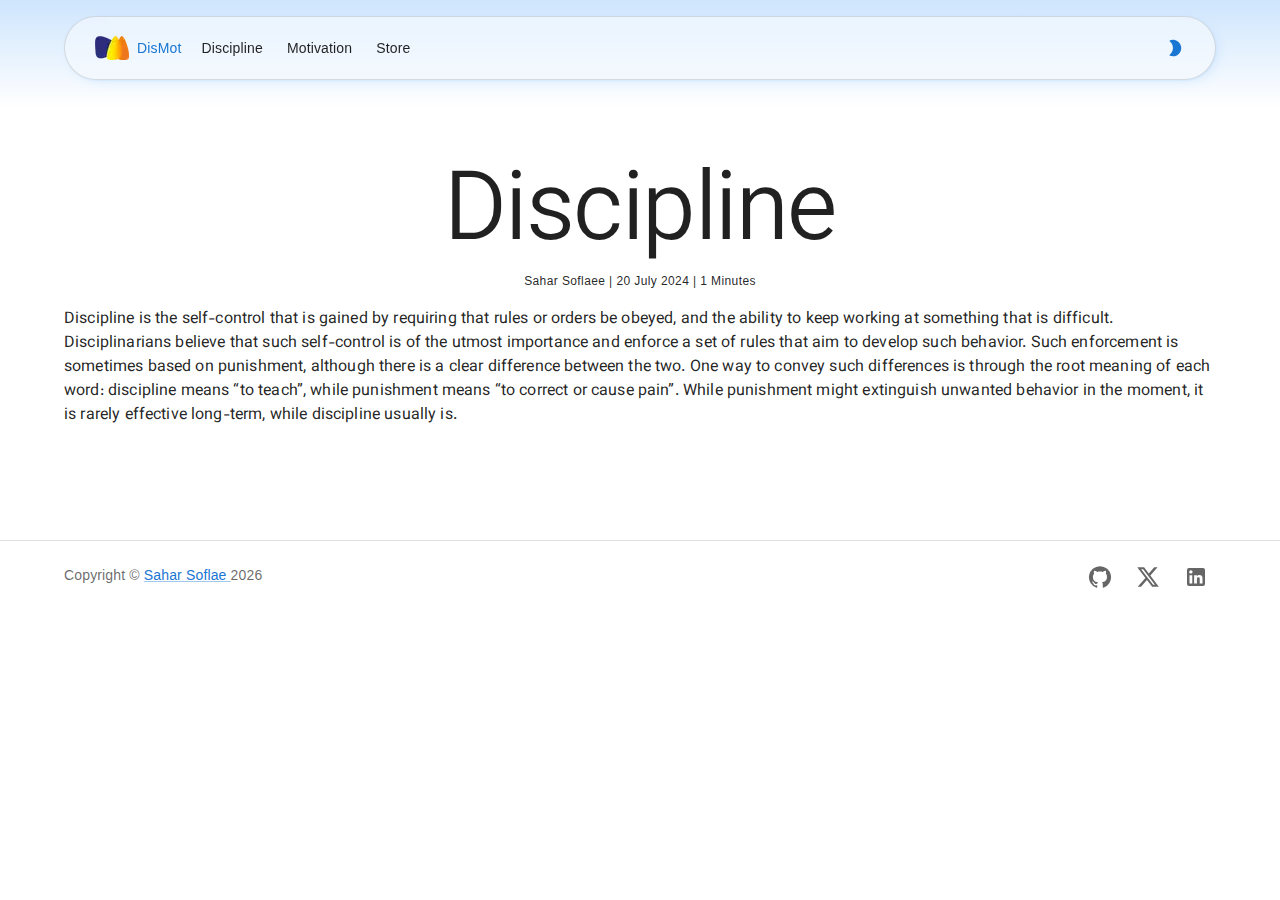
<file: discipline/what-is-discipline-2/index.html>
<!DOCTYPE html><html><head><meta charSet="utf-8"/><meta http-equiv="x-ua-compatible" content="ie=edge"/><meta name="viewport" content="width=device-width, initial-scale=1, shrink-to-fit=no"/><meta name="generator" content="Gatsby 5.13.5"/><style data-href="/styles.414f94cd7ffe519ba2be.css" data-identity="gatsby-global-css">@font-face{font-display:swap;font-family:Comfortaa;font-style:normal;font-weight:400;src:url([data-uri]) format("woff2"),url([data-uri]) format("woff");unicode-range:u+0460-052f,u+1c80-1c88,u+20b4,u+2de0-2dff,u+a640-a69f,u+fe2e-fe2f}@font-face{font-display:swap;font-family:Comfortaa;font-style:normal;font-weight:400;src:url([data-uri]) format("woff2"),url(/static/comfortaa-cyrillic-400-normal-b15c1eb9f5dce263f78d35f725f3e19b.woff) format("woff");unicode-range:u+0301,u+0400-045f,u+0490-0491,u+04b0-04b1,u+2116}@font-face{font-display:swap;font-family:Comfortaa;font-style:normal;font-weight:400;src:url([data-uri]) format("woff2"),url([data-uri]) format("woff");unicode-range:u+0370-0377,u+037a-037f,u+0384-038a,u+038c,u+038e-03a1,u+03a3-03ff}@font-face{font-display:swap;font-family:Comfortaa;font-style:normal;font-weight:400;src:url([data-uri]) format("woff2"),url([data-uri]) format("woff");unicode-range:u+0102-0103,u+0110-0111,u+0128-0129,u+0168-0169,u+01a0-01a1,u+01af-01b0,u+0300-0301,u+0303-0304,u+0308-0309,u+0323,u+0329,u+1ea0-1ef9,u+20ab}@font-face{font-display:swap;font-family:Comfortaa;font-style:normal;font-weight:400;src:url(/static/comfortaa-latin-ext-400-normal-8c4bab72b16db29e6955ceb41783858c.woff2) format("woff2"),url(/static/comfortaa-latin-ext-400-normal-f934f87c9562509bc6a1b6582be3153c.woff) format("woff");unicode-range:u+0100-02af,u+0304,u+0308,u+0329,u+1e00-1e9f,u+1ef2-1eff,u+2020,u+20a0-20ab,u+20ad-20c0,u+2113,u+2c60-2c7f,u+a720-a7ff}@font-face{font-display:swap;font-family:Comfortaa;font-style:normal;font-weight:400;src:url(/static/comfortaa-latin-400-normal-cd55cff2a9e9a5cfa4bc63f41220f017.woff2) format("woff2"),url(/static/comfortaa-latin-400-normal-cd0a3fbb7381a2544cfdfc0a62907f87.woff) format("woff");unicode-range:u+00??,u+0131,u+0152-0153,u+02bb-02bc,u+02c6,u+02da,u+02dc,u+0304,u+0308,u+0329,u+2000-206f,u+2074,u+20ac,u+2122,u+2191,u+2193,u+2212,u+2215,u+feff,u+fffd}@font-face{font-display:swap;font-family:Vazirmatn;font-style:normal;font-weight:100 900;src:url(/static/Vazirmatn[wght]-eeb83dd1581c2f3d4b627e83b73a2bb1.woff2) format("woff2 supports variations"),url(/static/Vazirmatn[wght]-eeb83dd1581c2f3d4b627e83b73a2bb1.woff2) format("woff2-variations")}</style><style>.gatsby-image-wrapper{position:relative;overflow:hidden}.gatsby-image-wrapper picture.object-fit-polyfill{position:static!important}.gatsby-image-wrapper img{bottom:0;height:100%;left:0;margin:0;max-width:none;padding:0;position:absolute;right:0;top:0;width:100%;object-fit:cover}.gatsby-image-wrapper [data-main-image]{opacity:0;transform:translateZ(0);transition:opacity .25s linear;will-change:opacity}.gatsby-image-wrapper-constrained{display:inline-block;vertical-align:top}</style><noscript><style>.gatsby-image-wrapper noscript [data-main-image]{opacity:1!important}.gatsby-image-wrapper [data-placeholder-image]{opacity:0!important}</style></noscript><script type="module">const e="undefined"!=typeof HTMLImageElement&&"loading"in HTMLImageElement.prototype;e&&document.body.addEventListener("load",(function(e){const t=e.target;if(void 0===t.dataset.mainImage)return;if(void 0===t.dataset.gatsbyImageSsr)return;let a=null,n=t;for(;null===a&&n;)void 0!==n.parentNode.dataset.gatsbyImageWrapper&&(a=n.parentNode),n=n.parentNode;const o=a.querySelector("[data-placeholder-image]"),r=new Image;r.src=t.currentSrc,r.decode().catch((()=>{})).then((()=>{t.style.opacity=1,o&&(o.style.opacity=0,o.style.transition="opacity 500ms linear")}))}),!0);</script></head><body><div id="___gatsby"><div style="outline:none" tabindex="-1" id="gatsby-focus-wrapper"><style data-emotion="css-global o6gwfi">html{-webkit-font-smoothing:antialiased;-moz-osx-font-smoothing:grayscale;box-sizing:border-box;-webkit-text-size-adjust:100%;}*,*::before,*::after{box-sizing:inherit;}strong,b{font-weight:700;}body{margin:0;color:rgba(0, 0, 0, 0.87);font-family:"Roboto","Helvetica","Arial",sans-serif;font-weight:400;font-size:1rem;line-height:1.5;letter-spacing:0.00938em;background-color:#fff;}@media print{body{background-color:#fff;}}body::backdrop{background-color:#fff;}</style><div><style data-emotion="css 1iqkmll">.css-1iqkmll{display:-webkit-box;display:-webkit-flex;display:-ms-flexbox;display:flex;-webkit-flex-direction:column;-ms-flex-direction:column;flex-direction:column;width:100%;box-sizing:border-box;-webkit-flex-shrink:0;-ms-flex-negative:0;flex-shrink:0;position:fixed;z-index:1100;top:0;left:auto;right:0;background-color:#1976d2;color:#fff;box-shadow:none;background-color:transparent;background-image:none;margin-top:16px;}@media print{.css-1iqkmll{position:absolute;}}</style><style data-emotion="css 1781nx3">.css-1781nx3{background-color:#fff;color:rgba(0, 0, 0, 0.87);-webkit-transition:box-shadow 300ms cubic-bezier(0.4, 0, 0.2, 1) 0ms;transition:box-shadow 300ms cubic-bezier(0.4, 0, 0.2, 1) 0ms;box-shadow:0px 2px 4px -1px rgba(0,0,0,0.2),0px 4px 5px 0px rgba(0,0,0,0.14),0px 1px 10px 0px rgba(0,0,0,0.12);display:-webkit-box;display:-webkit-flex;display:-ms-flexbox;display:flex;-webkit-flex-direction:column;-ms-flex-direction:column;flex-direction:column;width:100%;box-sizing:border-box;-webkit-flex-shrink:0;-ms-flex-negative:0;flex-shrink:0;position:fixed;z-index:1100;top:0;left:auto;right:0;background-color:#1976d2;color:#fff;box-shadow:none;background-color:transparent;background-image:none;margin-top:16px;}@media print{.css-1781nx3{position:absolute;}}</style><header class="MuiPaper-root MuiPaper-elevation MuiPaper-elevation4 MuiAppBar-root MuiAppBar-colorPrimary MuiAppBar-positionFixed mui-fixed css-1781nx3"><style data-emotion="css 1qsxih2">.css-1qsxih2{width:100%;margin-left:auto;box-sizing:border-box;margin-right:auto;display:block;padding-left:16px;padding-right:16px;}@media (min-width:600px){.css-1qsxih2{padding-left:24px;padding-right:24px;}}@media (min-width:1200px){.css-1qsxih2{max-width:1200px;}}</style><div class="MuiContainer-root MuiContainer-maxWidthLg css-1qsxih2"><style data-emotion="css rihqd1">.css-rihqd1{position:relative;display:-webkit-box;display:-webkit-flex;display:-ms-flexbox;display:flex;-webkit-align-items:center;-webkit-box-align:center;-ms-flex-align:center;align-items:center;padding-left:16px;padding-right:16px;min-height:56px;display:-webkit-box;display:-webkit-flex;display:-ms-flexbox;display:flex;-webkit-align-items:center;-webkit-box-align:center;-ms-flex-align:center;align-items:center;-webkit-box-pack:justify;-webkit-justify-content:space-between;justify-content:space-between;-webkit-flex-shrink:0;-ms-flex-negative:0;flex-shrink:0;border-radius:999px;background-color:rgba(255, 255, 255, 0.4);-webkit-backdrop-filter:blur(24px);backdrop-filter:blur(24px);max-height:40px;border:1px solid;border-color:rgba(0, 0, 0, 0.12);box-shadow:0 0 1px rgba(85, 166, 246, 0.1),1px 1.5px 2px -1px rgba(85, 166, 246, 0.15),4px 4px 12px -2.5px rgba(85, 166, 246, 0.15);}@media (min-width:600px){.css-rihqd1{padding-left:24px;padding-right:24px;}}@media (min-width:0px){@media (orientation: landscape){.css-rihqd1{min-height:48px;}}}@media (min-width:600px){.css-rihqd1{min-height:64px;}}</style><div class="MuiToolbar-root MuiToolbar-gutters MuiToolbar-regular css-rihqd1"><style data-emotion="css 1hoykun">.css-1hoykun{-webkit-box-flex:1;-webkit-flex-grow:1;-ms-flex-positive:1;flex-grow:1;display:-webkit-box;display:-webkit-flex;display:-ms-flexbox;display:flex;-webkit-align-items:center;-webkit-box-align:center;-ms-flex-align:center;align-items:center;margin-left:-18px;padding-right:0px;padding-left:24px;}</style><div class="MuiBox-root css-1hoykun"><a style="display:flex;align-items:center;text-decoration:none" href="/"><div data-gatsby-image-wrapper="" style="width:34px;height:24px" class="gatsby-image-wrapper"><img aria-hidden="true" data-placeholder-image="" style="opacity:1;transition:opacity 500ms linear" decoding="async" src="[data-uri]" alt=""/><picture><source type="image/webp" data-srcset="/static/911f114580f2ddc9591f13c47c8e7f0a/04e6b/logo.webp 34w,/static/911f114580f2ddc9591f13c47c8e7f0a/77957/logo.webp 68w" sizes="34px"/><img data-gatsby-image-ssr="" layout="fixed" data-main-image="" style="opacity:0" sizes="34px" decoding="async" loading="lazy" data-src="/static/911f114580f2ddc9591f13c47c8e7f0a/24ab2/logo.png" data-srcset="/static/911f114580f2ddc9591f13c47c8e7f0a/24ab2/logo.png 34w,/static/911f114580f2ddc9591f13c47c8e7f0a/39916/logo.png 68w" alt="logo of sitemark"/></picture><noscript><picture><source type="image/webp" srcSet="/static/911f114580f2ddc9591f13c47c8e7f0a/04e6b/logo.webp 34w,/static/911f114580f2ddc9591f13c47c8e7f0a/77957/logo.webp 68w" sizes="34px"/><img data-gatsby-image-ssr="" layout="fixed" data-main-image="" style="opacity:0" sizes="34px" decoding="async" loading="lazy" src="/static/911f114580f2ddc9591f13c47c8e7f0a/24ab2/logo.png" srcSet="/static/911f114580f2ddc9591f13c47c8e7f0a/24ab2/logo.png 34w,/static/911f114580f2ddc9591f13c47c8e7f0a/39916/logo.png 68w" alt="logo of sitemark"/></picture></noscript><script type="module">const t="undefined"!=typeof HTMLImageElement&&"loading"in HTMLImageElement.prototype;if(t){const t=document.querySelectorAll("img[data-main-image]");for(let e of t){e.dataset.src&&(e.setAttribute("src",e.dataset.src),e.removeAttribute("data-src")),e.dataset.srcset&&(e.setAttribute("srcset",e.dataset.srcset),e.removeAttribute("data-srcset"));const t=e.parentNode.querySelectorAll("source[data-srcset]");for(let e of t)e.setAttribute("srcset",e.dataset.srcset),e.removeAttribute("data-srcset");e.complete&&(e.style.opacity=1,e.parentNode.parentNode.querySelector("[data-placeholder-image]").style.opacity=0)}}</script></div><style data-emotion="css 1hm9c8l">.css-1hm9c8l{margin:0;font-family:"Roboto","Helvetica","Arial",sans-serif;font-weight:400;font-size:0.875rem;line-height:1.43;letter-spacing:0.01071em;padding-left:8px;padding-right:8px;color:#1976d2;}</style><p class="MuiTypography-root MuiTypography-body2 css-1hm9c8l">DisMot</p></a><style data-emotion="css 1guk29">@media (min-width:0px){.css-1guk29{display:none;}}@media (min-width:900px){.css-1guk29{display:-webkit-box;display:-webkit-flex;display:-ms-flexbox;display:flex;}}</style><div class="MuiBox-root css-1guk29"><style data-emotion="css vrla2n">.css-vrla2n{font-family:"Roboto","Helvetica","Arial",sans-serif;font-weight:400;font-size:1rem;line-height:1.5;letter-spacing:0.00938em;display:-webkit-box;display:-webkit-flex;display:-ms-flexbox;display:flex;-webkit-box-pack:start;-ms-flex-pack:start;-webkit-justify-content:flex-start;justify-content:flex-start;-webkit-align-items:center;-webkit-box-align:center;-ms-flex-align:center;align-items:center;position:relative;-webkit-text-decoration:none;text-decoration:none;min-height:48px;padding-top:6px;padding-bottom:6px;box-sizing:border-box;white-space:nowrap;padding-left:16px;padding-right:16px;padding-top:6px;padding-bottom:6px;padding-left:12px;padding-right:12px;}.css-vrla2n:hover{-webkit-text-decoration:none;text-decoration:none;background-color:rgba(0, 0, 0, 0.04);}@media (hover: none){.css-vrla2n:hover{background-color:transparent;}}.css-vrla2n.Mui-selected{background-color:rgba(25, 118, 210, 0.08);}.css-vrla2n.Mui-selected.Mui-focusVisible{background-color:rgba(25, 118, 210, 0.2);}.css-vrla2n.Mui-selected:hover{background-color:rgba(25, 118, 210, 0.12);}@media (hover: none){.css-vrla2n.Mui-selected:hover{background-color:rgba(25, 118, 210, 0.08);}}.css-vrla2n.Mui-focusVisible{background-color:rgba(0, 0, 0, 0.12);}.css-vrla2n.Mui-disabled{opacity:0.38;}.css-vrla2n+.MuiDivider-root{margin-top:8px;margin-bottom:8px;}.css-vrla2n+.MuiDivider-inset{margin-left:52px;}.css-vrla2n .MuiListItemText-root{margin-top:0;margin-bottom:0;}.css-vrla2n .MuiListItemText-inset{padding-left:36px;}.css-vrla2n .MuiListItemIcon-root{min-width:36px;}@media (min-width:600px){.css-vrla2n{min-height:auto;}}</style><style data-emotion="css 175uwyd">.css-175uwyd{display:-webkit-inline-box;display:-webkit-inline-flex;display:-ms-inline-flexbox;display:inline-flex;-webkit-align-items:center;-webkit-box-align:center;-ms-flex-align:center;align-items:center;-webkit-box-pack:center;-ms-flex-pack:center;-webkit-justify-content:center;justify-content:center;position:relative;box-sizing:border-box;-webkit-tap-highlight-color:transparent;background-color:transparent;outline:0;border:0;margin:0;border-radius:0;padding:0;cursor:pointer;-webkit-user-select:none;-moz-user-select:none;-ms-user-select:none;user-select:none;vertical-align:middle;-moz-appearance:none;-webkit-appearance:none;-webkit-text-decoration:none;text-decoration:none;color:inherit;font-family:"Roboto","Helvetica","Arial",sans-serif;font-weight:400;font-size:1rem;line-height:1.5;letter-spacing:0.00938em;display:-webkit-box;display:-webkit-flex;display:-ms-flexbox;display:flex;-webkit-box-pack:start;-ms-flex-pack:start;-webkit-justify-content:flex-start;justify-content:flex-start;-webkit-align-items:center;-webkit-box-align:center;-ms-flex-align:center;align-items:center;position:relative;-webkit-text-decoration:none;text-decoration:none;min-height:48px;padding-top:6px;padding-bottom:6px;box-sizing:border-box;white-space:nowrap;padding-left:16px;padding-right:16px;padding-top:6px;padding-bottom:6px;padding-left:12px;padding-right:12px;}.css-175uwyd::-moz-focus-inner{border-style:none;}.css-175uwyd.Mui-disabled{pointer-events:none;cursor:default;}@media print{.css-175uwyd{-webkit-print-color-adjust:exact;color-adjust:exact;}}.css-175uwyd:hover{-webkit-text-decoration:none;text-decoration:none;background-color:rgba(0, 0, 0, 0.04);}@media (hover: none){.css-175uwyd:hover{background-color:transparent;}}.css-175uwyd.Mui-selected{background-color:rgba(25, 118, 210, 0.08);}.css-175uwyd.Mui-selected.Mui-focusVisible{background-color:rgba(25, 118, 210, 0.2);}.css-175uwyd.Mui-selected:hover{background-color:rgba(25, 118, 210, 0.12);}@media (hover: none){.css-175uwyd.Mui-selected:hover{background-color:rgba(25, 118, 210, 0.08);}}.css-175uwyd.Mui-focusVisible{background-color:rgba(0, 0, 0, 0.12);}.css-175uwyd.Mui-disabled{opacity:0.38;}.css-175uwyd+.MuiDivider-root{margin-top:8px;margin-bottom:8px;}.css-175uwyd+.MuiDivider-inset{margin-left:52px;}.css-175uwyd .MuiListItemText-root{margin-top:0;margin-bottom:0;}.css-175uwyd .MuiListItemText-inset{padding-left:36px;}.css-175uwyd .MuiListItemIcon-root{min-width:36px;}@media (min-width:600px){.css-175uwyd{min-height:auto;}}</style><li class="MuiButtonBase-root MuiMenuItem-root MuiMenuItem-gutters MuiMenuItem-root MuiMenuItem-gutters css-175uwyd" tabindex="-1" role="menuitem"><style data-emotion="css 15nru74">.css-15nru74{margin:0;font-family:"Roboto","Helvetica","Arial",sans-serif;font-weight:400;font-size:0.875rem;line-height:1.43;letter-spacing:0.01071em;color:rgba(0, 0, 0, 0.87);}</style><p class="MuiTypography-root MuiTypography-body2 css-15nru74">Discipline</p></li><li class="MuiButtonBase-root MuiMenuItem-root MuiMenuItem-gutters MuiMenuItem-root MuiMenuItem-gutters css-175uwyd" tabindex="-1" role="menuitem"><p class="MuiTypography-root MuiTypography-body2 css-15nru74">Motivation</p></li><li class="MuiButtonBase-root MuiMenuItem-root MuiMenuItem-gutters MuiMenuItem-root MuiMenuItem-gutters css-175uwyd" tabindex="-1" role="menuitem"><p class="MuiTypography-root MuiTypography-body2 css-15nru74">Store</p></li></div></div><style data-emotion="css 1mqz8yw">.css-1mqz8yw{gap:4px;-webkit-align-items:center;-webkit-box-align:center;-ms-flex-align:center;align-items:center;}@media (min-width:0px){.css-1mqz8yw{display:none;}}@media (min-width:900px){.css-1mqz8yw{display:-webkit-box;display:-webkit-flex;display:-ms-flexbox;display:flex;}}</style><div class="MuiBox-root css-1mqz8yw"><style data-emotion="css pnzz06">.css-pnzz06{max-width:32px;}</style><div class="MuiBox-root css-pnzz06"><style data-emotion="css 1dh3sz">.css-1dh3sz{font-family:"Roboto","Helvetica","Arial",sans-serif;font-weight:500;font-size:0.8125rem;line-height:1.75;letter-spacing:0.02857em;text-transform:uppercase;min-width:64px;padding:4px 5px;border-radius:4px;-webkit-transition:background-color 250ms cubic-bezier(0.4, 0, 0.2, 1) 0ms,box-shadow 250ms cubic-bezier(0.4, 0, 0.2, 1) 0ms,border-color 250ms cubic-bezier(0.4, 0, 0.2, 1) 0ms,color 250ms cubic-bezier(0.4, 0, 0.2, 1) 0ms;transition:background-color 250ms cubic-bezier(0.4, 0, 0.2, 1) 0ms,box-shadow 250ms cubic-bezier(0.4, 0, 0.2, 1) 0ms,border-color 250ms cubic-bezier(0.4, 0, 0.2, 1) 0ms,color 250ms cubic-bezier(0.4, 0, 0.2, 1) 0ms;color:#1976d2;min-width:32px;height:32px;padding:4px;}.css-1dh3sz:hover{-webkit-text-decoration:none;text-decoration:none;background-color:rgba(25, 118, 210, 0.04);}@media (hover: none){.css-1dh3sz:hover{background-color:transparent;}}.css-1dh3sz.Mui-disabled{color:rgba(0, 0, 0, 0.26);}</style><style data-emotion="css 1vnoz5u">.css-1vnoz5u{display:-webkit-inline-box;display:-webkit-inline-flex;display:-ms-inline-flexbox;display:inline-flex;-webkit-align-items:center;-webkit-box-align:center;-ms-flex-align:center;align-items:center;-webkit-box-pack:center;-ms-flex-pack:center;-webkit-justify-content:center;justify-content:center;position:relative;box-sizing:border-box;-webkit-tap-highlight-color:transparent;background-color:transparent;outline:0;border:0;margin:0;border-radius:0;padding:0;cursor:pointer;-webkit-user-select:none;-moz-user-select:none;-ms-user-select:none;user-select:none;vertical-align:middle;-moz-appearance:none;-webkit-appearance:none;-webkit-text-decoration:none;text-decoration:none;color:inherit;font-family:"Roboto","Helvetica","Arial",sans-serif;font-weight:500;font-size:0.8125rem;line-height:1.75;letter-spacing:0.02857em;text-transform:uppercase;min-width:64px;padding:4px 5px;border-radius:4px;-webkit-transition:background-color 250ms cubic-bezier(0.4, 0, 0.2, 1) 0ms,box-shadow 250ms cubic-bezier(0.4, 0, 0.2, 1) 0ms,border-color 250ms cubic-bezier(0.4, 0, 0.2, 1) 0ms,color 250ms cubic-bezier(0.4, 0, 0.2, 1) 0ms;transition:background-color 250ms cubic-bezier(0.4, 0, 0.2, 1) 0ms,box-shadow 250ms cubic-bezier(0.4, 0, 0.2, 1) 0ms,border-color 250ms cubic-bezier(0.4, 0, 0.2, 1) 0ms,color 250ms cubic-bezier(0.4, 0, 0.2, 1) 0ms;color:#1976d2;min-width:32px;height:32px;padding:4px;}.css-1vnoz5u::-moz-focus-inner{border-style:none;}.css-1vnoz5u.Mui-disabled{pointer-events:none;cursor:default;}@media print{.css-1vnoz5u{-webkit-print-color-adjust:exact;color-adjust:exact;}}.css-1vnoz5u:hover{-webkit-text-decoration:none;text-decoration:none;background-color:rgba(25, 118, 210, 0.04);}@media (hover: none){.css-1vnoz5u:hover{background-color:transparent;}}.css-1vnoz5u.Mui-disabled{color:rgba(0, 0, 0, 0.26);}</style><button class="MuiButtonBase-root MuiButton-root MuiButton-text MuiButton-textPrimary MuiButton-sizeSmall MuiButton-textSizeSmall MuiButton-colorPrimary MuiButton-root MuiButton-text MuiButton-textPrimary MuiButton-sizeSmall MuiButton-textSizeSmall MuiButton-colorPrimary css-1vnoz5u" tabindex="0" type="button" aria-label="button to toggle theme"><style data-emotion="css 1k33q06">.css-1k33q06{-webkit-user-select:none;-moz-user-select:none;-ms-user-select:none;user-select:none;width:1em;height:1em;display:inline-block;fill:currentColor;-webkit-flex-shrink:0;-ms-flex-negative:0;flex-shrink:0;-webkit-transition:fill 200ms cubic-bezier(0.4, 0, 0.2, 1) 0ms;transition:fill 200ms cubic-bezier(0.4, 0, 0.2, 1) 0ms;font-size:1.25rem;}</style><svg class="MuiSvgIcon-root MuiSvgIcon-fontSizeSmall css-1k33q06" focusable="false" aria-hidden="true" viewBox="0 0 24 24" data-testid="ModeNightRoundedIcon"><path d="M11.93 2.3c-2.04-.5-4.02-.35-5.77.28-.72.26-.91 1.22-.31 1.71C8.08 6.12 9.5 8.89 9.5 12c0 3.11-1.42 5.88-3.65 7.71-.59.49-.42 1.45.31 1.7 1.04.38 2.17.59 3.34.59 6.05 0 10.85-5.38 9.87-11.6-.61-3.92-3.59-7.16-7.44-8.1"></path></svg></button></div></div><style data-emotion="css 122kcz0">@media (min-width:900px){.css-122kcz0{display:none;}}</style><div class="MuiBox-root css-122kcz0"><style data-emotion="css 1hkrjwi">.css-1hkrjwi{font-family:"Roboto","Helvetica","Arial",sans-serif;font-weight:500;font-size:0.875rem;line-height:1.75;letter-spacing:0.02857em;text-transform:uppercase;min-width:64px;padding:6px 8px;border-radius:4px;-webkit-transition:background-color 250ms cubic-bezier(0.4, 0, 0.2, 1) 0ms,box-shadow 250ms cubic-bezier(0.4, 0, 0.2, 1) 0ms,border-color 250ms cubic-bezier(0.4, 0, 0.2, 1) 0ms,color 250ms cubic-bezier(0.4, 0, 0.2, 1) 0ms;transition:background-color 250ms cubic-bezier(0.4, 0, 0.2, 1) 0ms,box-shadow 250ms cubic-bezier(0.4, 0, 0.2, 1) 0ms,border-color 250ms cubic-bezier(0.4, 0, 0.2, 1) 0ms,color 250ms cubic-bezier(0.4, 0, 0.2, 1) 0ms;color:#1976d2;min-width:30px;padding:4px;}.css-1hkrjwi:hover{-webkit-text-decoration:none;text-decoration:none;background-color:rgba(25, 118, 210, 0.04);}@media (hover: none){.css-1hkrjwi:hover{background-color:transparent;}}.css-1hkrjwi.Mui-disabled{color:rgba(0, 0, 0, 0.26);}</style><style data-emotion="css 11jkd31">.css-11jkd31{display:-webkit-inline-box;display:-webkit-inline-flex;display:-ms-inline-flexbox;display:inline-flex;-webkit-align-items:center;-webkit-box-align:center;-ms-flex-align:center;align-items:center;-webkit-box-pack:center;-ms-flex-pack:center;-webkit-justify-content:center;justify-content:center;position:relative;box-sizing:border-box;-webkit-tap-highlight-color:transparent;background-color:transparent;outline:0;border:0;margin:0;border-radius:0;padding:0;cursor:pointer;-webkit-user-select:none;-moz-user-select:none;-ms-user-select:none;user-select:none;vertical-align:middle;-moz-appearance:none;-webkit-appearance:none;-webkit-text-decoration:none;text-decoration:none;color:inherit;font-family:"Roboto","Helvetica","Arial",sans-serif;font-weight:500;font-size:0.875rem;line-height:1.75;letter-spacing:0.02857em;text-transform:uppercase;min-width:64px;padding:6px 8px;border-radius:4px;-webkit-transition:background-color 250ms cubic-bezier(0.4, 0, 0.2, 1) 0ms,box-shadow 250ms cubic-bezier(0.4, 0, 0.2, 1) 0ms,border-color 250ms cubic-bezier(0.4, 0, 0.2, 1) 0ms,color 250ms cubic-bezier(0.4, 0, 0.2, 1) 0ms;transition:background-color 250ms cubic-bezier(0.4, 0, 0.2, 1) 0ms,box-shadow 250ms cubic-bezier(0.4, 0, 0.2, 1) 0ms,border-color 250ms cubic-bezier(0.4, 0, 0.2, 1) 0ms,color 250ms cubic-bezier(0.4, 0, 0.2, 1) 0ms;color:#1976d2;min-width:30px;padding:4px;}.css-11jkd31::-moz-focus-inner{border-style:none;}.css-11jkd31.Mui-disabled{pointer-events:none;cursor:default;}@media print{.css-11jkd31{-webkit-print-color-adjust:exact;color-adjust:exact;}}.css-11jkd31:hover{-webkit-text-decoration:none;text-decoration:none;background-color:rgba(25, 118, 210, 0.04);}@media (hover: none){.css-11jkd31:hover{background-color:transparent;}}.css-11jkd31.Mui-disabled{color:rgba(0, 0, 0, 0.26);}</style><button class="MuiButtonBase-root MuiButton-root MuiButton-text MuiButton-textPrimary MuiButton-sizeMedium MuiButton-textSizeMedium MuiButton-colorPrimary MuiButton-root MuiButton-text MuiButton-textPrimary MuiButton-sizeMedium MuiButton-textSizeMedium MuiButton-colorPrimary css-11jkd31" tabindex="0" type="button" aria-label="menu"><style data-emotion="css vubbuv">.css-vubbuv{-webkit-user-select:none;-moz-user-select:none;-ms-user-select:none;user-select:none;width:1em;height:1em;display:inline-block;fill:currentColor;-webkit-flex-shrink:0;-ms-flex-negative:0;flex-shrink:0;-webkit-transition:fill 200ms cubic-bezier(0.4, 0, 0.2, 1) 0ms;transition:fill 200ms cubic-bezier(0.4, 0, 0.2, 1) 0ms;font-size:1.5rem;}</style><svg class="MuiSvgIcon-root MuiSvgIcon-fontSizeMedium css-vubbuv" focusable="false" aria-hidden="true" viewBox="0 0 24 24" data-testid="MenuIcon"><path d="M3 18h18v-2H3zm0-5h18v-2H3zm0-7v2h18V6z"></path></svg></button><style data-emotion="css a3xyjy">.css-a3xyjy{z-index:1200;}</style></div></div></div></header></div><style data-emotion="css 1k9ek97">.css-1k9ek97{background-color:#fff;}</style><div class="MuiBox-root css-1k9ek97"><style data-emotion="css wa7pow">.css-wa7pow{width:100%;background-image:linear-gradient(180deg, #CEE5FD, #FFF);-webkit-background-size:100% 20%;background-size:100% 20%;background-repeat:no-repeat;font-family:Vazirmatn;}</style><section class="MuiBox-root css-wa7pow" id="post"><style data-emotion="css 18t3ke1">.css-18t3ke1{width:100%;margin-left:auto;box-sizing:border-box;margin-right:auto;display:block;padding-left:16px;padding-right:16px;display:-webkit-box;display:-webkit-flex;display:-ms-flexbox;display:flex;-webkit-flex-direction:column;-ms-flex-direction:column;flex-direction:column;-webkit-align-items:center;-webkit-box-align:center;-ms-flex-align:center;align-items:center;}@media (min-width:600px){.css-18t3ke1{padding-left:24px;padding-right:24px;}}@media (min-width:1200px){.css-18t3ke1{max-width:1200px;}}@media (min-width:0px){.css-18t3ke1{padding-top:112px;padding-bottom:64px;}}@media (min-width:600px){.css-18t3ke1{padding-top:160px;padding-bottom:96px;}}</style><div class="MuiContainer-root MuiContainer-maxWidthLg css-18t3ke1"><style data-emotion="css 1upps6k">.css-1upps6k{margin:0;font-family:"Roboto","Helvetica","Arial",sans-serif;font-weight:300;font-size:6rem;line-height:1.167;letter-spacing:-0.01562em;font-family:Vazirmatn;}</style><h1 class="MuiTypography-root MuiTypography-h1 css-1upps6k">Discipline</h1><style data-emotion="css 1v2gfp5">.css-1v2gfp5{margin:0;font-family:"Roboto","Helvetica","Arial",sans-serif;font-weight:400;font-size:0.75rem;line-height:1.66;letter-spacing:0.03333em;}</style><span class="MuiTypography-root MuiTypography-caption css-1v2gfp5">Sahar Soflaee<!-- --> | <!-- -->20 July 2024<!-- --> | <!-- -->1 Minutes</span><div class="MuiBox-root css-0"><p>Discipline is the self-control that is gained by requiring that rules or orders be obeyed, and the ability to keep working at something that is difficult. Disciplinarians believe that such self-control is of the utmost importance and enforce a set of rules that aim to develop such behavior. Such enforcement is sometimes based on punishment, although there is a clear difference between the two. One way to convey such differences is through the root meaning of each word: discipline means “to teach”, while punishment means “to correct or cause pain”. While punishment might extinguish unwanted behavior in the moment, it is rarely effective long-term, while discipline usually is.</p></div></div></section><style data-emotion="css 39bbo6">.css-39bbo6{margin:0;-webkit-flex-shrink:0;-ms-flex-negative:0;flex-shrink:0;border-width:0;border-style:solid;border-color:rgba(0, 0, 0, 0.12);border-bottom-width:thin;}</style><hr class="MuiDivider-root MuiDivider-fullWidth css-39bbo6"/><style data-emotion="css knnc6s">.css-knnc6s{width:100%;margin-left:auto;box-sizing:border-box;margin-right:auto;display:block;padding-left:16px;padding-right:16px;display:-webkit-box;display:-webkit-flex;display:-ms-flexbox;display:flex;-webkit-flex-direction:column;-ms-flex-direction:column;flex-direction:column;-webkit-align-items:center;-webkit-box-align:center;-ms-flex-align:center;align-items:center;}@media (min-width:600px){.css-knnc6s{padding-left:24px;padding-right:24px;}}@media (min-width:1200px){.css-knnc6s{max-width:1200px;}}@media (min-width:600px){.css-knnc6s{text-align:center;}}@media (min-width:900px){.css-knnc6s{text-align:left;}}</style><div class="MuiContainer-root MuiContainer-maxWidthLg css-knnc6s"><style data-emotion="css wjbw4n">.css-wjbw4n{display:-webkit-box;display:-webkit-flex;display:-ms-flexbox;display:flex;-webkit-box-pack:justify;-webkit-justify-content:space-between;justify-content:space-between;padding-top:16px;width:100%;}</style><div class="MuiBox-root css-wjbw4n"><div><style data-emotion="css 1xbp56u">.css-1xbp56u{margin:0;font-family:"Roboto","Helvetica","Arial",sans-serif;font-weight:400;font-size:0.875rem;line-height:1.43;letter-spacing:0.01071em;color:rgba(0, 0, 0, 0.6);margin-top:8px;}</style><p class="MuiTypography-root MuiTypography-body2 css-1xbp56u">Copyright © <style data-emotion="css 1cl3ihv">.css-1cl3ihv{-webkit-text-decoration:underline;text-decoration:underline;text-decoration-color:rgba(25, 118, 210, 0.4);}.css-1cl3ihv:hover{text-decoration-color:inherit;}</style><style data-emotion="css z4r21k">.css-z4r21k{margin:0;font:inherit;color:#1976d2;-webkit-text-decoration:underline;text-decoration:underline;text-decoration-color:rgba(25, 118, 210, 0.4);}.css-z4r21k:hover{text-decoration-color:inherit;}</style><a class="MuiTypography-root MuiTypography-inherit MuiLink-root MuiLink-underlineAlways css-z4r21k" href="https://mui.com/">Sahar Soflae </a>2024</p></div><style data-emotion="css f4pem8">.css-f4pem8{display:-webkit-box;display:-webkit-flex;display:-ms-flexbox;display:flex;-webkit-flex-direction:row;-ms-flex-direction:row;flex-direction:row;gap:8px;-webkit-box-pack:left;-ms-flex-pack:left;-webkit-justify-content:left;justify-content:left;color:rgba(0, 0, 0, 0.6);}</style><div class="MuiStack-root css-f4pem8"><style data-emotion="css 1eolxfl">.css-1eolxfl{text-align:center;-webkit-flex:0 0 auto;-ms-flex:0 0 auto;flex:0 0 auto;font-size:1.5rem;padding:8px;border-radius:50%;overflow:visible;color:rgba(0, 0, 0, 0.54);-webkit-transition:background-color 150ms cubic-bezier(0.4, 0, 0.2, 1) 0ms;transition:background-color 150ms cubic-bezier(0.4, 0, 0.2, 1) 0ms;color:inherit;-webkit-align-self:center;-ms-flex-item-align:center;align-self:center;}.css-1eolxfl:hover{background-color:rgba(0, 0, 0, 0.04);}@media (hover: none){.css-1eolxfl:hover{background-color:transparent;}}.css-1eolxfl.Mui-disabled{background-color:transparent;color:rgba(0, 0, 0, 0.26);}</style><style data-emotion="css 1h8ugu1">.css-1h8ugu1{display:-webkit-inline-box;display:-webkit-inline-flex;display:-ms-inline-flexbox;display:inline-flex;-webkit-align-items:center;-webkit-box-align:center;-ms-flex-align:center;align-items:center;-webkit-box-pack:center;-ms-flex-pack:center;-webkit-justify-content:center;justify-content:center;position:relative;box-sizing:border-box;-webkit-tap-highlight-color:transparent;background-color:transparent;outline:0;border:0;margin:0;border-radius:0;padding:0;cursor:pointer;-webkit-user-select:none;-moz-user-select:none;-ms-user-select:none;user-select:none;vertical-align:middle;-moz-appearance:none;-webkit-appearance:none;-webkit-text-decoration:none;text-decoration:none;color:inherit;text-align:center;-webkit-flex:0 0 auto;-ms-flex:0 0 auto;flex:0 0 auto;font-size:1.5rem;padding:8px;border-radius:50%;overflow:visible;color:rgba(0, 0, 0, 0.54);-webkit-transition:background-color 150ms cubic-bezier(0.4, 0, 0.2, 1) 0ms;transition:background-color 150ms cubic-bezier(0.4, 0, 0.2, 1) 0ms;color:inherit;-webkit-align-self:center;-ms-flex-item-align:center;align-self:center;}.css-1h8ugu1::-moz-focus-inner{border-style:none;}.css-1h8ugu1.Mui-disabled{pointer-events:none;cursor:default;}@media print{.css-1h8ugu1{-webkit-print-color-adjust:exact;color-adjust:exact;}}.css-1h8ugu1:hover{background-color:rgba(0, 0, 0, 0.04);}@media (hover: none){.css-1h8ugu1:hover{background-color:transparent;}}.css-1h8ugu1.Mui-disabled{background-color:transparent;color:rgba(0, 0, 0, 0.26);}</style><a class="MuiButtonBase-root MuiIconButton-root MuiIconButton-colorInherit MuiIconButton-sizeMedium css-1h8ugu1" tabindex="0" href="https://github.com/mui" aria-label="GitHub"><style data-emotion="css vubbuv">.css-vubbuv{-webkit-user-select:none;-moz-user-select:none;-ms-user-select:none;user-select:none;width:1em;height:1em;display:inline-block;fill:currentColor;-webkit-flex-shrink:0;-ms-flex-negative:0;flex-shrink:0;-webkit-transition:fill 200ms cubic-bezier(0.4, 0, 0.2, 1) 0ms;transition:fill 200ms cubic-bezier(0.4, 0, 0.2, 1) 0ms;font-size:1.5rem;}</style><svg class="MuiSvgIcon-root MuiSvgIcon-fontSizeMedium css-vubbuv" focusable="false" aria-hidden="true" viewBox="0 0 24 24" data-testid="GitHubIcon"><path d="M12 1.27a11 11 0 00-3.48 21.46c.55.09.73-.28.73-.55v-1.84c-3.03.64-3.67-1.46-3.67-1.46-.55-1.29-1.28-1.65-1.28-1.65-.92-.65.1-.65.1-.65 1.1 0 1.73 1.1 1.73 1.1.92 1.65 2.57 1.2 3.21.92a2 2 0 01.64-1.47c-2.47-.27-5.04-1.19-5.04-5.5 0-1.1.46-2.1 1.2-2.84a3.76 3.76 0 010-2.93s.91-.28 3.11 1.1c1.8-.49 3.7-.49 5.5 0 2.1-1.38 3.02-1.1 3.02-1.1a3.76 3.76 0 010 2.93c.83.74 1.2 1.74 1.2 2.94 0 4.21-2.57 5.13-5.04 5.4.45.37.82.92.82 2.02v3.03c0 .27.1.64.73.55A11 11 0 0012 1.27"></path></svg></a><a class="MuiButtonBase-root MuiIconButton-root MuiIconButton-colorInherit MuiIconButton-sizeMedium css-1h8ugu1" tabindex="0" href="https://x.com/MaterialUI" aria-label="X"><svg class="MuiSvgIcon-root MuiSvgIcon-fontSizeMedium css-vubbuv" focusable="false" aria-hidden="true" viewBox="0 0 24 24" data-testid="XIcon"><path d="M18.244 2.25h3.308l-7.227 8.26 8.502 11.24H16.17l-5.214-6.817L4.99 21.75H1.68l7.73-8.835L1.254 2.25H8.08l4.713 6.231zm-1.161 17.52h1.833L7.084 4.126H5.117z"></path></svg></a><a class="MuiButtonBase-root MuiIconButton-root MuiIconButton-colorInherit MuiIconButton-sizeMedium css-1h8ugu1" tabindex="0" href="https://www.linkedin.com/company/mui/" aria-label="LinkedIn"><svg class="MuiSvgIcon-root MuiSvgIcon-fontSizeMedium css-vubbuv" focusable="false" aria-hidden="true" viewBox="0 0 24 24" data-testid="LinkedInIcon"><path d="M19 3a2 2 0 0 1 2 2v14a2 2 0 0 1-2 2H5a2 2 0 0 1-2-2V5a2 2 0 0 1 2-2h14m-.5 15.5v-5.3a3.26 3.26 0 0 0-3.26-3.26c-.85 0-1.84.52-2.32 1.3v-1.11h-2.79v8.37h2.79v-4.93c0-.77.62-1.4 1.39-1.4a1.4 1.4 0 0 1 1.4 1.4v4.93h2.79M6.88 8.56a1.68 1.68 0 0 0 1.68-1.68c0-.93-.75-1.69-1.68-1.69a1.69 1.69 0 0 0-1.69 1.69c0 .93.76 1.68 1.69 1.68m1.39 9.94v-8.37H5.5v8.37h2.77z"></path></svg></a></div></div></div></div></div><div id="gatsby-announcer" style="position:absolute;top:0;width:1px;height:1px;padding:0;overflow:hidden;clip:rect(0, 0, 0, 0);white-space:nowrap;border:0" aria-live="assertive" aria-atomic="true"></div></div><script id="gatsby-script-loader">/*<![CDATA[*/window.pagePath="/discipline/what-is-discipline-2/";/*]]>*/</script><!-- slice-start id="_gatsby-scripts-1" -->
          <script
            id="gatsby-chunk-mapping"
          >
            window.___chunkMapping="{\"app\":[\"/app-54ae6f836066efeca23e.js\"],\"component---src-pages-404-tsx\":[\"/component---src-pages-404-tsx-986ed2fdea9ba440ec7f.js\"],\"component---src-pages-index-copy-tsx\":[\"/component---src-pages-index-copy-tsx-fabed55249e17eb6bc73.js\"],\"component---src-pages-index-tsx\":[\"/component---src-pages-index-tsx-73ee3c98e9fdec4a2886.js\"],\"component---src-pages-markdown-remark-frontmatter-category-markdown-remark-frontmatter-slug-tsx\":[\"/component---src-pages-markdown-remark-frontmatter-category-markdown-remark-frontmatter-slug-tsx-651521d119d6cd56617d.js\"],\"component---src-pages-markdown-remark-frontmatter-category-tsx\":[\"/component---src-pages-markdown-remark-frontmatter-category-tsx-edbc75822cb974c7a4b8.js\"]}";
          </script>
        <script>window.___webpackCompilationHash="bc45baf0088733bfdb20";</script><script src="/webpack-runtime-b72cf18931578249626a.js" async></script><script src="/framework-bb041bdadcb9dfce7f0a.js" async></script><script src="/app-54ae6f836066efeca23e.js" async></script><!-- slice-end id="_gatsby-scripts-1" --></body></html>
</file>
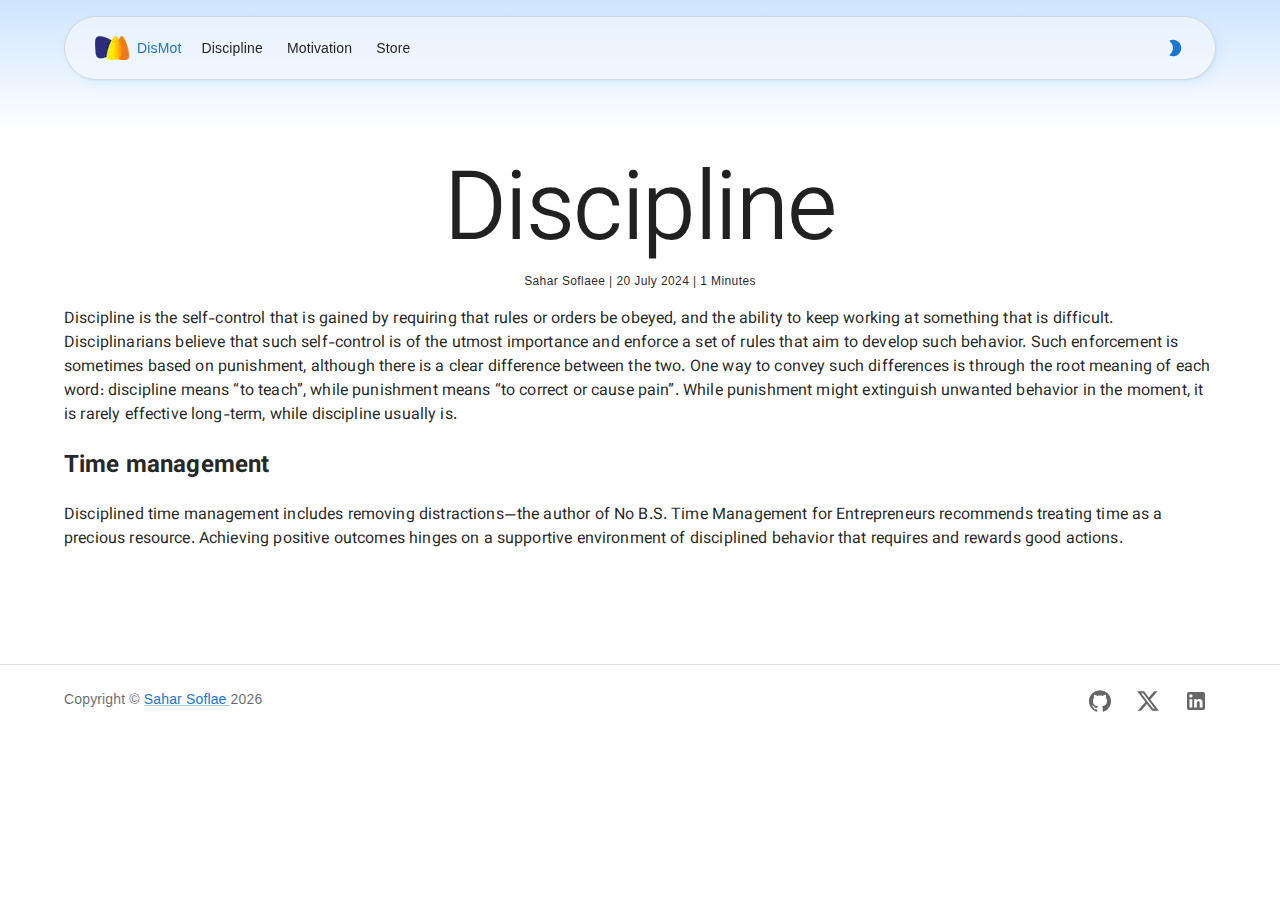
<file: discipline/what-is-discipline/index.html>
<!DOCTYPE html><html><head><meta charSet="utf-8"/><meta http-equiv="x-ua-compatible" content="ie=edge"/><meta name="viewport" content="width=device-width, initial-scale=1, shrink-to-fit=no"/><meta name="generator" content="Gatsby 5.13.5"/><style data-href="/styles.414f94cd7ffe519ba2be.css" data-identity="gatsby-global-css">@font-face{font-display:swap;font-family:Comfortaa;font-style:normal;font-weight:400;src:url([data-uri]) format("woff2"),url([data-uri]) format("woff");unicode-range:u+0460-052f,u+1c80-1c88,u+20b4,u+2de0-2dff,u+a640-a69f,u+fe2e-fe2f}@font-face{font-display:swap;font-family:Comfortaa;font-style:normal;font-weight:400;src:url([data-uri]) format("woff2"),url(/static/comfortaa-cyrillic-400-normal-b15c1eb9f5dce263f78d35f725f3e19b.woff) format("woff");unicode-range:u+0301,u+0400-045f,u+0490-0491,u+04b0-04b1,u+2116}@font-face{font-display:swap;font-family:Comfortaa;font-style:normal;font-weight:400;src:url([data-uri]) format("woff2"),url([data-uri]) format("woff");unicode-range:u+0370-0377,u+037a-037f,u+0384-038a,u+038c,u+038e-03a1,u+03a3-03ff}@font-face{font-display:swap;font-family:Comfortaa;font-style:normal;font-weight:400;src:url([data-uri]) format("woff2"),url([data-uri]) format("woff");unicode-range:u+0102-0103,u+0110-0111,u+0128-0129,u+0168-0169,u+01a0-01a1,u+01af-01b0,u+0300-0301,u+0303-0304,u+0308-0309,u+0323,u+0329,u+1ea0-1ef9,u+20ab}@font-face{font-display:swap;font-family:Comfortaa;font-style:normal;font-weight:400;src:url(/static/comfortaa-latin-ext-400-normal-8c4bab72b16db29e6955ceb41783858c.woff2) format("woff2"),url(/static/comfortaa-latin-ext-400-normal-f934f87c9562509bc6a1b6582be3153c.woff) format("woff");unicode-range:u+0100-02af,u+0304,u+0308,u+0329,u+1e00-1e9f,u+1ef2-1eff,u+2020,u+20a0-20ab,u+20ad-20c0,u+2113,u+2c60-2c7f,u+a720-a7ff}@font-face{font-display:swap;font-family:Comfortaa;font-style:normal;font-weight:400;src:url(/static/comfortaa-latin-400-normal-cd55cff2a9e9a5cfa4bc63f41220f017.woff2) format("woff2"),url(/static/comfortaa-latin-400-normal-cd0a3fbb7381a2544cfdfc0a62907f87.woff) format("woff");unicode-range:u+00??,u+0131,u+0152-0153,u+02bb-02bc,u+02c6,u+02da,u+02dc,u+0304,u+0308,u+0329,u+2000-206f,u+2074,u+20ac,u+2122,u+2191,u+2193,u+2212,u+2215,u+feff,u+fffd}@font-face{font-display:swap;font-family:Vazirmatn;font-style:normal;font-weight:100 900;src:url(/static/Vazirmatn[wght]-eeb83dd1581c2f3d4b627e83b73a2bb1.woff2) format("woff2 supports variations"),url(/static/Vazirmatn[wght]-eeb83dd1581c2f3d4b627e83b73a2bb1.woff2) format("woff2-variations")}</style><style>.gatsby-image-wrapper{position:relative;overflow:hidden}.gatsby-image-wrapper picture.object-fit-polyfill{position:static!important}.gatsby-image-wrapper img{bottom:0;height:100%;left:0;margin:0;max-width:none;padding:0;position:absolute;right:0;top:0;width:100%;object-fit:cover}.gatsby-image-wrapper [data-main-image]{opacity:0;transform:translateZ(0);transition:opacity .25s linear;will-change:opacity}.gatsby-image-wrapper-constrained{display:inline-block;vertical-align:top}</style><noscript><style>.gatsby-image-wrapper noscript [data-main-image]{opacity:1!important}.gatsby-image-wrapper [data-placeholder-image]{opacity:0!important}</style></noscript><script type="module">const e="undefined"!=typeof HTMLImageElement&&"loading"in HTMLImageElement.prototype;e&&document.body.addEventListener("load",(function(e){const t=e.target;if(void 0===t.dataset.mainImage)return;if(void 0===t.dataset.gatsbyImageSsr)return;let a=null,n=t;for(;null===a&&n;)void 0!==n.parentNode.dataset.gatsbyImageWrapper&&(a=n.parentNode),n=n.parentNode;const o=a.querySelector("[data-placeholder-image]"),r=new Image;r.src=t.currentSrc,r.decode().catch((()=>{})).then((()=>{t.style.opacity=1,o&&(o.style.opacity=0,o.style.transition="opacity 500ms linear")}))}),!0);</script></head><body><div id="___gatsby"><div style="outline:none" tabindex="-1" id="gatsby-focus-wrapper"><style data-emotion="css-global o6gwfi">html{-webkit-font-smoothing:antialiased;-moz-osx-font-smoothing:grayscale;box-sizing:border-box;-webkit-text-size-adjust:100%;}*,*::before,*::after{box-sizing:inherit;}strong,b{font-weight:700;}body{margin:0;color:rgba(0, 0, 0, 0.87);font-family:"Roboto","Helvetica","Arial",sans-serif;font-weight:400;font-size:1rem;line-height:1.5;letter-spacing:0.00938em;background-color:#fff;}@media print{body{background-color:#fff;}}body::backdrop{background-color:#fff;}</style><div><style data-emotion="css 1iqkmll">.css-1iqkmll{display:-webkit-box;display:-webkit-flex;display:-ms-flexbox;display:flex;-webkit-flex-direction:column;-ms-flex-direction:column;flex-direction:column;width:100%;box-sizing:border-box;-webkit-flex-shrink:0;-ms-flex-negative:0;flex-shrink:0;position:fixed;z-index:1100;top:0;left:auto;right:0;background-color:#1976d2;color:#fff;box-shadow:none;background-color:transparent;background-image:none;margin-top:16px;}@media print{.css-1iqkmll{position:absolute;}}</style><style data-emotion="css 1781nx3">.css-1781nx3{background-color:#fff;color:rgba(0, 0, 0, 0.87);-webkit-transition:box-shadow 300ms cubic-bezier(0.4, 0, 0.2, 1) 0ms;transition:box-shadow 300ms cubic-bezier(0.4, 0, 0.2, 1) 0ms;box-shadow:0px 2px 4px -1px rgba(0,0,0,0.2),0px 4px 5px 0px rgba(0,0,0,0.14),0px 1px 10px 0px rgba(0,0,0,0.12);display:-webkit-box;display:-webkit-flex;display:-ms-flexbox;display:flex;-webkit-flex-direction:column;-ms-flex-direction:column;flex-direction:column;width:100%;box-sizing:border-box;-webkit-flex-shrink:0;-ms-flex-negative:0;flex-shrink:0;position:fixed;z-index:1100;top:0;left:auto;right:0;background-color:#1976d2;color:#fff;box-shadow:none;background-color:transparent;background-image:none;margin-top:16px;}@media print{.css-1781nx3{position:absolute;}}</style><header class="MuiPaper-root MuiPaper-elevation MuiPaper-elevation4 MuiAppBar-root MuiAppBar-colorPrimary MuiAppBar-positionFixed mui-fixed css-1781nx3"><style data-emotion="css 1qsxih2">.css-1qsxih2{width:100%;margin-left:auto;box-sizing:border-box;margin-right:auto;display:block;padding-left:16px;padding-right:16px;}@media (min-width:600px){.css-1qsxih2{padding-left:24px;padding-right:24px;}}@media (min-width:1200px){.css-1qsxih2{max-width:1200px;}}</style><div class="MuiContainer-root MuiContainer-maxWidthLg css-1qsxih2"><style data-emotion="css rihqd1">.css-rihqd1{position:relative;display:-webkit-box;display:-webkit-flex;display:-ms-flexbox;display:flex;-webkit-align-items:center;-webkit-box-align:center;-ms-flex-align:center;align-items:center;padding-left:16px;padding-right:16px;min-height:56px;display:-webkit-box;display:-webkit-flex;display:-ms-flexbox;display:flex;-webkit-align-items:center;-webkit-box-align:center;-ms-flex-align:center;align-items:center;-webkit-box-pack:justify;-webkit-justify-content:space-between;justify-content:space-between;-webkit-flex-shrink:0;-ms-flex-negative:0;flex-shrink:0;border-radius:999px;background-color:rgba(255, 255, 255, 0.4);-webkit-backdrop-filter:blur(24px);backdrop-filter:blur(24px);max-height:40px;border:1px solid;border-color:rgba(0, 0, 0, 0.12);box-shadow:0 0 1px rgba(85, 166, 246, 0.1),1px 1.5px 2px -1px rgba(85, 166, 246, 0.15),4px 4px 12px -2.5px rgba(85, 166, 246, 0.15);}@media (min-width:600px){.css-rihqd1{padding-left:24px;padding-right:24px;}}@media (min-width:0px){@media (orientation: landscape){.css-rihqd1{min-height:48px;}}}@media (min-width:600px){.css-rihqd1{min-height:64px;}}</style><div class="MuiToolbar-root MuiToolbar-gutters MuiToolbar-regular css-rihqd1"><style data-emotion="css 1hoykun">.css-1hoykun{-webkit-box-flex:1;-webkit-flex-grow:1;-ms-flex-positive:1;flex-grow:1;display:-webkit-box;display:-webkit-flex;display:-ms-flexbox;display:flex;-webkit-align-items:center;-webkit-box-align:center;-ms-flex-align:center;align-items:center;margin-left:-18px;padding-right:0px;padding-left:24px;}</style><div class="MuiBox-root css-1hoykun"><a style="display:flex;align-items:center;text-decoration:none" href="/"><div data-gatsby-image-wrapper="" style="width:34px;height:24px" class="gatsby-image-wrapper"><img aria-hidden="true" data-placeholder-image="" style="opacity:1;transition:opacity 500ms linear" decoding="async" src="[data-uri]" alt=""/><picture><source type="image/webp" data-srcset="/static/911f114580f2ddc9591f13c47c8e7f0a/04e6b/logo.webp 34w,/static/911f114580f2ddc9591f13c47c8e7f0a/77957/logo.webp 68w" sizes="34px"/><img data-gatsby-image-ssr="" layout="fixed" data-main-image="" style="opacity:0" sizes="34px" decoding="async" loading="lazy" data-src="/static/911f114580f2ddc9591f13c47c8e7f0a/24ab2/logo.png" data-srcset="/static/911f114580f2ddc9591f13c47c8e7f0a/24ab2/logo.png 34w,/static/911f114580f2ddc9591f13c47c8e7f0a/39916/logo.png 68w" alt="logo of sitemark"/></picture><noscript><picture><source type="image/webp" srcSet="/static/911f114580f2ddc9591f13c47c8e7f0a/04e6b/logo.webp 34w,/static/911f114580f2ddc9591f13c47c8e7f0a/77957/logo.webp 68w" sizes="34px"/><img data-gatsby-image-ssr="" layout="fixed" data-main-image="" style="opacity:0" sizes="34px" decoding="async" loading="lazy" src="/static/911f114580f2ddc9591f13c47c8e7f0a/24ab2/logo.png" srcSet="/static/911f114580f2ddc9591f13c47c8e7f0a/24ab2/logo.png 34w,/static/911f114580f2ddc9591f13c47c8e7f0a/39916/logo.png 68w" alt="logo of sitemark"/></picture></noscript><script type="module">const t="undefined"!=typeof HTMLImageElement&&"loading"in HTMLImageElement.prototype;if(t){const t=document.querySelectorAll("img[data-main-image]");for(let e of t){e.dataset.src&&(e.setAttribute("src",e.dataset.src),e.removeAttribute("data-src")),e.dataset.srcset&&(e.setAttribute("srcset",e.dataset.srcset),e.removeAttribute("data-srcset"));const t=e.parentNode.querySelectorAll("source[data-srcset]");for(let e of t)e.setAttribute("srcset",e.dataset.srcset),e.removeAttribute("data-srcset");e.complete&&(e.style.opacity=1,e.parentNode.parentNode.querySelector("[data-placeholder-image]").style.opacity=0)}}</script></div><style data-emotion="css 1hm9c8l">.css-1hm9c8l{margin:0;font-family:"Roboto","Helvetica","Arial",sans-serif;font-weight:400;font-size:0.875rem;line-height:1.43;letter-spacing:0.01071em;padding-left:8px;padding-right:8px;color:#1976d2;}</style><p class="MuiTypography-root MuiTypography-body2 css-1hm9c8l">DisMot</p></a><style data-emotion="css 1guk29">@media (min-width:0px){.css-1guk29{display:none;}}@media (min-width:900px){.css-1guk29{display:-webkit-box;display:-webkit-flex;display:-ms-flexbox;display:flex;}}</style><div class="MuiBox-root css-1guk29"><style data-emotion="css vrla2n">.css-vrla2n{font-family:"Roboto","Helvetica","Arial",sans-serif;font-weight:400;font-size:1rem;line-height:1.5;letter-spacing:0.00938em;display:-webkit-box;display:-webkit-flex;display:-ms-flexbox;display:flex;-webkit-box-pack:start;-ms-flex-pack:start;-webkit-justify-content:flex-start;justify-content:flex-start;-webkit-align-items:center;-webkit-box-align:center;-ms-flex-align:center;align-items:center;position:relative;-webkit-text-decoration:none;text-decoration:none;min-height:48px;padding-top:6px;padding-bottom:6px;box-sizing:border-box;white-space:nowrap;padding-left:16px;padding-right:16px;padding-top:6px;padding-bottom:6px;padding-left:12px;padding-right:12px;}.css-vrla2n:hover{-webkit-text-decoration:none;text-decoration:none;background-color:rgba(0, 0, 0, 0.04);}@media (hover: none){.css-vrla2n:hover{background-color:transparent;}}.css-vrla2n.Mui-selected{background-color:rgba(25, 118, 210, 0.08);}.css-vrla2n.Mui-selected.Mui-focusVisible{background-color:rgba(25, 118, 210, 0.2);}.css-vrla2n.Mui-selected:hover{background-color:rgba(25, 118, 210, 0.12);}@media (hover: none){.css-vrla2n.Mui-selected:hover{background-color:rgba(25, 118, 210, 0.08);}}.css-vrla2n.Mui-focusVisible{background-color:rgba(0, 0, 0, 0.12);}.css-vrla2n.Mui-disabled{opacity:0.38;}.css-vrla2n+.MuiDivider-root{margin-top:8px;margin-bottom:8px;}.css-vrla2n+.MuiDivider-inset{margin-left:52px;}.css-vrla2n .MuiListItemText-root{margin-top:0;margin-bottom:0;}.css-vrla2n .MuiListItemText-inset{padding-left:36px;}.css-vrla2n .MuiListItemIcon-root{min-width:36px;}@media (min-width:600px){.css-vrla2n{min-height:auto;}}</style><style data-emotion="css 175uwyd">.css-175uwyd{display:-webkit-inline-box;display:-webkit-inline-flex;display:-ms-inline-flexbox;display:inline-flex;-webkit-align-items:center;-webkit-box-align:center;-ms-flex-align:center;align-items:center;-webkit-box-pack:center;-ms-flex-pack:center;-webkit-justify-content:center;justify-content:center;position:relative;box-sizing:border-box;-webkit-tap-highlight-color:transparent;background-color:transparent;outline:0;border:0;margin:0;border-radius:0;padding:0;cursor:pointer;-webkit-user-select:none;-moz-user-select:none;-ms-user-select:none;user-select:none;vertical-align:middle;-moz-appearance:none;-webkit-appearance:none;-webkit-text-decoration:none;text-decoration:none;color:inherit;font-family:"Roboto","Helvetica","Arial",sans-serif;font-weight:400;font-size:1rem;line-height:1.5;letter-spacing:0.00938em;display:-webkit-box;display:-webkit-flex;display:-ms-flexbox;display:flex;-webkit-box-pack:start;-ms-flex-pack:start;-webkit-justify-content:flex-start;justify-content:flex-start;-webkit-align-items:center;-webkit-box-align:center;-ms-flex-align:center;align-items:center;position:relative;-webkit-text-decoration:none;text-decoration:none;min-height:48px;padding-top:6px;padding-bottom:6px;box-sizing:border-box;white-space:nowrap;padding-left:16px;padding-right:16px;padding-top:6px;padding-bottom:6px;padding-left:12px;padding-right:12px;}.css-175uwyd::-moz-focus-inner{border-style:none;}.css-175uwyd.Mui-disabled{pointer-events:none;cursor:default;}@media print{.css-175uwyd{-webkit-print-color-adjust:exact;color-adjust:exact;}}.css-175uwyd:hover{-webkit-text-decoration:none;text-decoration:none;background-color:rgba(0, 0, 0, 0.04);}@media (hover: none){.css-175uwyd:hover{background-color:transparent;}}.css-175uwyd.Mui-selected{background-color:rgba(25, 118, 210, 0.08);}.css-175uwyd.Mui-selected.Mui-focusVisible{background-color:rgba(25, 118, 210, 0.2);}.css-175uwyd.Mui-selected:hover{background-color:rgba(25, 118, 210, 0.12);}@media (hover: none){.css-175uwyd.Mui-selected:hover{background-color:rgba(25, 118, 210, 0.08);}}.css-175uwyd.Mui-focusVisible{background-color:rgba(0, 0, 0, 0.12);}.css-175uwyd.Mui-disabled{opacity:0.38;}.css-175uwyd+.MuiDivider-root{margin-top:8px;margin-bottom:8px;}.css-175uwyd+.MuiDivider-inset{margin-left:52px;}.css-175uwyd .MuiListItemText-root{margin-top:0;margin-bottom:0;}.css-175uwyd .MuiListItemText-inset{padding-left:36px;}.css-175uwyd .MuiListItemIcon-root{min-width:36px;}@media (min-width:600px){.css-175uwyd{min-height:auto;}}</style><li class="MuiButtonBase-root MuiMenuItem-root MuiMenuItem-gutters MuiMenuItem-root MuiMenuItem-gutters css-175uwyd" tabindex="-1" role="menuitem"><style data-emotion="css 15nru74">.css-15nru74{margin:0;font-family:"Roboto","Helvetica","Arial",sans-serif;font-weight:400;font-size:0.875rem;line-height:1.43;letter-spacing:0.01071em;color:rgba(0, 0, 0, 0.87);}</style><p class="MuiTypography-root MuiTypography-body2 css-15nru74">Discipline</p></li><li class="MuiButtonBase-root MuiMenuItem-root MuiMenuItem-gutters MuiMenuItem-root MuiMenuItem-gutters css-175uwyd" tabindex="-1" role="menuitem"><p class="MuiTypography-root MuiTypography-body2 css-15nru74">Motivation</p></li><li class="MuiButtonBase-root MuiMenuItem-root MuiMenuItem-gutters MuiMenuItem-root MuiMenuItem-gutters css-175uwyd" tabindex="-1" role="menuitem"><p class="MuiTypography-root MuiTypography-body2 css-15nru74">Store</p></li></div></div><style data-emotion="css 1mqz8yw">.css-1mqz8yw{gap:4px;-webkit-align-items:center;-webkit-box-align:center;-ms-flex-align:center;align-items:center;}@media (min-width:0px){.css-1mqz8yw{display:none;}}@media (min-width:900px){.css-1mqz8yw{display:-webkit-box;display:-webkit-flex;display:-ms-flexbox;display:flex;}}</style><div class="MuiBox-root css-1mqz8yw"><style data-emotion="css pnzz06">.css-pnzz06{max-width:32px;}</style><div class="MuiBox-root css-pnzz06"><style data-emotion="css 1dh3sz">.css-1dh3sz{font-family:"Roboto","Helvetica","Arial",sans-serif;font-weight:500;font-size:0.8125rem;line-height:1.75;letter-spacing:0.02857em;text-transform:uppercase;min-width:64px;padding:4px 5px;border-radius:4px;-webkit-transition:background-color 250ms cubic-bezier(0.4, 0, 0.2, 1) 0ms,box-shadow 250ms cubic-bezier(0.4, 0, 0.2, 1) 0ms,border-color 250ms cubic-bezier(0.4, 0, 0.2, 1) 0ms,color 250ms cubic-bezier(0.4, 0, 0.2, 1) 0ms;transition:background-color 250ms cubic-bezier(0.4, 0, 0.2, 1) 0ms,box-shadow 250ms cubic-bezier(0.4, 0, 0.2, 1) 0ms,border-color 250ms cubic-bezier(0.4, 0, 0.2, 1) 0ms,color 250ms cubic-bezier(0.4, 0, 0.2, 1) 0ms;color:#1976d2;min-width:32px;height:32px;padding:4px;}.css-1dh3sz:hover{-webkit-text-decoration:none;text-decoration:none;background-color:rgba(25, 118, 210, 0.04);}@media (hover: none){.css-1dh3sz:hover{background-color:transparent;}}.css-1dh3sz.Mui-disabled{color:rgba(0, 0, 0, 0.26);}</style><style data-emotion="css 1vnoz5u">.css-1vnoz5u{display:-webkit-inline-box;display:-webkit-inline-flex;display:-ms-inline-flexbox;display:inline-flex;-webkit-align-items:center;-webkit-box-align:center;-ms-flex-align:center;align-items:center;-webkit-box-pack:center;-ms-flex-pack:center;-webkit-justify-content:center;justify-content:center;position:relative;box-sizing:border-box;-webkit-tap-highlight-color:transparent;background-color:transparent;outline:0;border:0;margin:0;border-radius:0;padding:0;cursor:pointer;-webkit-user-select:none;-moz-user-select:none;-ms-user-select:none;user-select:none;vertical-align:middle;-moz-appearance:none;-webkit-appearance:none;-webkit-text-decoration:none;text-decoration:none;color:inherit;font-family:"Roboto","Helvetica","Arial",sans-serif;font-weight:500;font-size:0.8125rem;line-height:1.75;letter-spacing:0.02857em;text-transform:uppercase;min-width:64px;padding:4px 5px;border-radius:4px;-webkit-transition:background-color 250ms cubic-bezier(0.4, 0, 0.2, 1) 0ms,box-shadow 250ms cubic-bezier(0.4, 0, 0.2, 1) 0ms,border-color 250ms cubic-bezier(0.4, 0, 0.2, 1) 0ms,color 250ms cubic-bezier(0.4, 0, 0.2, 1) 0ms;transition:background-color 250ms cubic-bezier(0.4, 0, 0.2, 1) 0ms,box-shadow 250ms cubic-bezier(0.4, 0, 0.2, 1) 0ms,border-color 250ms cubic-bezier(0.4, 0, 0.2, 1) 0ms,color 250ms cubic-bezier(0.4, 0, 0.2, 1) 0ms;color:#1976d2;min-width:32px;height:32px;padding:4px;}.css-1vnoz5u::-moz-focus-inner{border-style:none;}.css-1vnoz5u.Mui-disabled{pointer-events:none;cursor:default;}@media print{.css-1vnoz5u{-webkit-print-color-adjust:exact;color-adjust:exact;}}.css-1vnoz5u:hover{-webkit-text-decoration:none;text-decoration:none;background-color:rgba(25, 118, 210, 0.04);}@media (hover: none){.css-1vnoz5u:hover{background-color:transparent;}}.css-1vnoz5u.Mui-disabled{color:rgba(0, 0, 0, 0.26);}</style><button class="MuiButtonBase-root MuiButton-root MuiButton-text MuiButton-textPrimary MuiButton-sizeSmall MuiButton-textSizeSmall MuiButton-colorPrimary MuiButton-root MuiButton-text MuiButton-textPrimary MuiButton-sizeSmall MuiButton-textSizeSmall MuiButton-colorPrimary css-1vnoz5u" tabindex="0" type="button" aria-label="button to toggle theme"><style data-emotion="css 1k33q06">.css-1k33q06{-webkit-user-select:none;-moz-user-select:none;-ms-user-select:none;user-select:none;width:1em;height:1em;display:inline-block;fill:currentColor;-webkit-flex-shrink:0;-ms-flex-negative:0;flex-shrink:0;-webkit-transition:fill 200ms cubic-bezier(0.4, 0, 0.2, 1) 0ms;transition:fill 200ms cubic-bezier(0.4, 0, 0.2, 1) 0ms;font-size:1.25rem;}</style><svg class="MuiSvgIcon-root MuiSvgIcon-fontSizeSmall css-1k33q06" focusable="false" aria-hidden="true" viewBox="0 0 24 24" data-testid="ModeNightRoundedIcon"><path d="M11.93 2.3c-2.04-.5-4.02-.35-5.77.28-.72.26-.91 1.22-.31 1.71C8.08 6.12 9.5 8.89 9.5 12c0 3.11-1.42 5.88-3.65 7.71-.59.49-.42 1.45.31 1.7 1.04.38 2.17.59 3.34.59 6.05 0 10.85-5.38 9.87-11.6-.61-3.92-3.59-7.16-7.44-8.1"></path></svg></button></div></div><style data-emotion="css 122kcz0">@media (min-width:900px){.css-122kcz0{display:none;}}</style><div class="MuiBox-root css-122kcz0"><style data-emotion="css 1hkrjwi">.css-1hkrjwi{font-family:"Roboto","Helvetica","Arial",sans-serif;font-weight:500;font-size:0.875rem;line-height:1.75;letter-spacing:0.02857em;text-transform:uppercase;min-width:64px;padding:6px 8px;border-radius:4px;-webkit-transition:background-color 250ms cubic-bezier(0.4, 0, 0.2, 1) 0ms,box-shadow 250ms cubic-bezier(0.4, 0, 0.2, 1) 0ms,border-color 250ms cubic-bezier(0.4, 0, 0.2, 1) 0ms,color 250ms cubic-bezier(0.4, 0, 0.2, 1) 0ms;transition:background-color 250ms cubic-bezier(0.4, 0, 0.2, 1) 0ms,box-shadow 250ms cubic-bezier(0.4, 0, 0.2, 1) 0ms,border-color 250ms cubic-bezier(0.4, 0, 0.2, 1) 0ms,color 250ms cubic-bezier(0.4, 0, 0.2, 1) 0ms;color:#1976d2;min-width:30px;padding:4px;}.css-1hkrjwi:hover{-webkit-text-decoration:none;text-decoration:none;background-color:rgba(25, 118, 210, 0.04);}@media (hover: none){.css-1hkrjwi:hover{background-color:transparent;}}.css-1hkrjwi.Mui-disabled{color:rgba(0, 0, 0, 0.26);}</style><style data-emotion="css 11jkd31">.css-11jkd31{display:-webkit-inline-box;display:-webkit-inline-flex;display:-ms-inline-flexbox;display:inline-flex;-webkit-align-items:center;-webkit-box-align:center;-ms-flex-align:center;align-items:center;-webkit-box-pack:center;-ms-flex-pack:center;-webkit-justify-content:center;justify-content:center;position:relative;box-sizing:border-box;-webkit-tap-highlight-color:transparent;background-color:transparent;outline:0;border:0;margin:0;border-radius:0;padding:0;cursor:pointer;-webkit-user-select:none;-moz-user-select:none;-ms-user-select:none;user-select:none;vertical-align:middle;-moz-appearance:none;-webkit-appearance:none;-webkit-text-decoration:none;text-decoration:none;color:inherit;font-family:"Roboto","Helvetica","Arial",sans-serif;font-weight:500;font-size:0.875rem;line-height:1.75;letter-spacing:0.02857em;text-transform:uppercase;min-width:64px;padding:6px 8px;border-radius:4px;-webkit-transition:background-color 250ms cubic-bezier(0.4, 0, 0.2, 1) 0ms,box-shadow 250ms cubic-bezier(0.4, 0, 0.2, 1) 0ms,border-color 250ms cubic-bezier(0.4, 0, 0.2, 1) 0ms,color 250ms cubic-bezier(0.4, 0, 0.2, 1) 0ms;transition:background-color 250ms cubic-bezier(0.4, 0, 0.2, 1) 0ms,box-shadow 250ms cubic-bezier(0.4, 0, 0.2, 1) 0ms,border-color 250ms cubic-bezier(0.4, 0, 0.2, 1) 0ms,color 250ms cubic-bezier(0.4, 0, 0.2, 1) 0ms;color:#1976d2;min-width:30px;padding:4px;}.css-11jkd31::-moz-focus-inner{border-style:none;}.css-11jkd31.Mui-disabled{pointer-events:none;cursor:default;}@media print{.css-11jkd31{-webkit-print-color-adjust:exact;color-adjust:exact;}}.css-11jkd31:hover{-webkit-text-decoration:none;text-decoration:none;background-color:rgba(25, 118, 210, 0.04);}@media (hover: none){.css-11jkd31:hover{background-color:transparent;}}.css-11jkd31.Mui-disabled{color:rgba(0, 0, 0, 0.26);}</style><button class="MuiButtonBase-root MuiButton-root MuiButton-text MuiButton-textPrimary MuiButton-sizeMedium MuiButton-textSizeMedium MuiButton-colorPrimary MuiButton-root MuiButton-text MuiButton-textPrimary MuiButton-sizeMedium MuiButton-textSizeMedium MuiButton-colorPrimary css-11jkd31" tabindex="0" type="button" aria-label="menu"><style data-emotion="css vubbuv">.css-vubbuv{-webkit-user-select:none;-moz-user-select:none;-ms-user-select:none;user-select:none;width:1em;height:1em;display:inline-block;fill:currentColor;-webkit-flex-shrink:0;-ms-flex-negative:0;flex-shrink:0;-webkit-transition:fill 200ms cubic-bezier(0.4, 0, 0.2, 1) 0ms;transition:fill 200ms cubic-bezier(0.4, 0, 0.2, 1) 0ms;font-size:1.5rem;}</style><svg class="MuiSvgIcon-root MuiSvgIcon-fontSizeMedium css-vubbuv" focusable="false" aria-hidden="true" viewBox="0 0 24 24" data-testid="MenuIcon"><path d="M3 18h18v-2H3zm0-5h18v-2H3zm0-7v2h18V6z"></path></svg></button><style data-emotion="css a3xyjy">.css-a3xyjy{z-index:1200;}</style></div></div></div></header></div><style data-emotion="css 1k9ek97">.css-1k9ek97{background-color:#fff;}</style><div class="MuiBox-root css-1k9ek97"><style data-emotion="css wa7pow">.css-wa7pow{width:100%;background-image:linear-gradient(180deg, #CEE5FD, #FFF);-webkit-background-size:100% 20%;background-size:100% 20%;background-repeat:no-repeat;font-family:Vazirmatn;}</style><section class="MuiBox-root css-wa7pow" id="post"><style data-emotion="css 18t3ke1">.css-18t3ke1{width:100%;margin-left:auto;box-sizing:border-box;margin-right:auto;display:block;padding-left:16px;padding-right:16px;display:-webkit-box;display:-webkit-flex;display:-ms-flexbox;display:flex;-webkit-flex-direction:column;-ms-flex-direction:column;flex-direction:column;-webkit-align-items:center;-webkit-box-align:center;-ms-flex-align:center;align-items:center;}@media (min-width:600px){.css-18t3ke1{padding-left:24px;padding-right:24px;}}@media (min-width:1200px){.css-18t3ke1{max-width:1200px;}}@media (min-width:0px){.css-18t3ke1{padding-top:112px;padding-bottom:64px;}}@media (min-width:600px){.css-18t3ke1{padding-top:160px;padding-bottom:96px;}}</style><div class="MuiContainer-root MuiContainer-maxWidthLg css-18t3ke1"><style data-emotion="css 1upps6k">.css-1upps6k{margin:0;font-family:"Roboto","Helvetica","Arial",sans-serif;font-weight:300;font-size:6rem;line-height:1.167;letter-spacing:-0.01562em;font-family:Vazirmatn;}</style><h1 class="MuiTypography-root MuiTypography-h1 css-1upps6k">Discipline</h1><style data-emotion="css 1v2gfp5">.css-1v2gfp5{margin:0;font-family:"Roboto","Helvetica","Arial",sans-serif;font-weight:400;font-size:0.75rem;line-height:1.66;letter-spacing:0.03333em;}</style><span class="MuiTypography-root MuiTypography-caption css-1v2gfp5">Sahar Soflaee<!-- --> | <!-- -->20 July 2024<!-- --> | <!-- -->1 Minutes</span><div class="MuiBox-root css-0"><p>Discipline is the self-control that is gained by requiring that rules or orders be obeyed, and the ability to keep working at something that is difficult. Disciplinarians believe that such self-control is of the utmost importance and enforce a set of rules that aim to develop such behavior. Such enforcement is sometimes based on punishment, although there is a clear difference between the two. One way to convey such differences is through the root meaning of each word: discipline means “to teach”, while punishment means “to correct or cause pain”. While punishment might extinguish unwanted behavior in the moment, it is rarely effective long-term, while discipline usually is.</p>
<h2>Time management</h2>
<p>Disciplined time management includes removing distractions—the author of No B.S. Time Management for Entrepreneurs recommends treating time as a precious resource. Achieving positive outcomes hinges on a supportive environment of disciplined behavior that requires and rewards good actions.</p></div></div></section><style data-emotion="css 39bbo6">.css-39bbo6{margin:0;-webkit-flex-shrink:0;-ms-flex-negative:0;flex-shrink:0;border-width:0;border-style:solid;border-color:rgba(0, 0, 0, 0.12);border-bottom-width:thin;}</style><hr class="MuiDivider-root MuiDivider-fullWidth css-39bbo6"/><style data-emotion="css knnc6s">.css-knnc6s{width:100%;margin-left:auto;box-sizing:border-box;margin-right:auto;display:block;padding-left:16px;padding-right:16px;display:-webkit-box;display:-webkit-flex;display:-ms-flexbox;display:flex;-webkit-flex-direction:column;-ms-flex-direction:column;flex-direction:column;-webkit-align-items:center;-webkit-box-align:center;-ms-flex-align:center;align-items:center;}@media (min-width:600px){.css-knnc6s{padding-left:24px;padding-right:24px;}}@media (min-width:1200px){.css-knnc6s{max-width:1200px;}}@media (min-width:600px){.css-knnc6s{text-align:center;}}@media (min-width:900px){.css-knnc6s{text-align:left;}}</style><div class="MuiContainer-root MuiContainer-maxWidthLg css-knnc6s"><style data-emotion="css wjbw4n">.css-wjbw4n{display:-webkit-box;display:-webkit-flex;display:-ms-flexbox;display:flex;-webkit-box-pack:justify;-webkit-justify-content:space-between;justify-content:space-between;padding-top:16px;width:100%;}</style><div class="MuiBox-root css-wjbw4n"><div><style data-emotion="css 1xbp56u">.css-1xbp56u{margin:0;font-family:"Roboto","Helvetica","Arial",sans-serif;font-weight:400;font-size:0.875rem;line-height:1.43;letter-spacing:0.01071em;color:rgba(0, 0, 0, 0.6);margin-top:8px;}</style><p class="MuiTypography-root MuiTypography-body2 css-1xbp56u">Copyright © <style data-emotion="css 1cl3ihv">.css-1cl3ihv{-webkit-text-decoration:underline;text-decoration:underline;text-decoration-color:rgba(25, 118, 210, 0.4);}.css-1cl3ihv:hover{text-decoration-color:inherit;}</style><style data-emotion="css z4r21k">.css-z4r21k{margin:0;font:inherit;color:#1976d2;-webkit-text-decoration:underline;text-decoration:underline;text-decoration-color:rgba(25, 118, 210, 0.4);}.css-z4r21k:hover{text-decoration-color:inherit;}</style><a class="MuiTypography-root MuiTypography-inherit MuiLink-root MuiLink-underlineAlways css-z4r21k" href="https://mui.com/">Sahar Soflae </a>2024</p></div><style data-emotion="css f4pem8">.css-f4pem8{display:-webkit-box;display:-webkit-flex;display:-ms-flexbox;display:flex;-webkit-flex-direction:row;-ms-flex-direction:row;flex-direction:row;gap:8px;-webkit-box-pack:left;-ms-flex-pack:left;-webkit-justify-content:left;justify-content:left;color:rgba(0, 0, 0, 0.6);}</style><div class="MuiStack-root css-f4pem8"><style data-emotion="css 1eolxfl">.css-1eolxfl{text-align:center;-webkit-flex:0 0 auto;-ms-flex:0 0 auto;flex:0 0 auto;font-size:1.5rem;padding:8px;border-radius:50%;overflow:visible;color:rgba(0, 0, 0, 0.54);-webkit-transition:background-color 150ms cubic-bezier(0.4, 0, 0.2, 1) 0ms;transition:background-color 150ms cubic-bezier(0.4, 0, 0.2, 1) 0ms;color:inherit;-webkit-align-self:center;-ms-flex-item-align:center;align-self:center;}.css-1eolxfl:hover{background-color:rgba(0, 0, 0, 0.04);}@media (hover: none){.css-1eolxfl:hover{background-color:transparent;}}.css-1eolxfl.Mui-disabled{background-color:transparent;color:rgba(0, 0, 0, 0.26);}</style><style data-emotion="css 1h8ugu1">.css-1h8ugu1{display:-webkit-inline-box;display:-webkit-inline-flex;display:-ms-inline-flexbox;display:inline-flex;-webkit-align-items:center;-webkit-box-align:center;-ms-flex-align:center;align-items:center;-webkit-box-pack:center;-ms-flex-pack:center;-webkit-justify-content:center;justify-content:center;position:relative;box-sizing:border-box;-webkit-tap-highlight-color:transparent;background-color:transparent;outline:0;border:0;margin:0;border-radius:0;padding:0;cursor:pointer;-webkit-user-select:none;-moz-user-select:none;-ms-user-select:none;user-select:none;vertical-align:middle;-moz-appearance:none;-webkit-appearance:none;-webkit-text-decoration:none;text-decoration:none;color:inherit;text-align:center;-webkit-flex:0 0 auto;-ms-flex:0 0 auto;flex:0 0 auto;font-size:1.5rem;padding:8px;border-radius:50%;overflow:visible;color:rgba(0, 0, 0, 0.54);-webkit-transition:background-color 150ms cubic-bezier(0.4, 0, 0.2, 1) 0ms;transition:background-color 150ms cubic-bezier(0.4, 0, 0.2, 1) 0ms;color:inherit;-webkit-align-self:center;-ms-flex-item-align:center;align-self:center;}.css-1h8ugu1::-moz-focus-inner{border-style:none;}.css-1h8ugu1.Mui-disabled{pointer-events:none;cursor:default;}@media print{.css-1h8ugu1{-webkit-print-color-adjust:exact;color-adjust:exact;}}.css-1h8ugu1:hover{background-color:rgba(0, 0, 0, 0.04);}@media (hover: none){.css-1h8ugu1:hover{background-color:transparent;}}.css-1h8ugu1.Mui-disabled{background-color:transparent;color:rgba(0, 0, 0, 0.26);}</style><a class="MuiButtonBase-root MuiIconButton-root MuiIconButton-colorInherit MuiIconButton-sizeMedium css-1h8ugu1" tabindex="0" href="https://github.com/mui" aria-label="GitHub"><style data-emotion="css vubbuv">.css-vubbuv{-webkit-user-select:none;-moz-user-select:none;-ms-user-select:none;user-select:none;width:1em;height:1em;display:inline-block;fill:currentColor;-webkit-flex-shrink:0;-ms-flex-negative:0;flex-shrink:0;-webkit-transition:fill 200ms cubic-bezier(0.4, 0, 0.2, 1) 0ms;transition:fill 200ms cubic-bezier(0.4, 0, 0.2, 1) 0ms;font-size:1.5rem;}</style><svg class="MuiSvgIcon-root MuiSvgIcon-fontSizeMedium css-vubbuv" focusable="false" aria-hidden="true" viewBox="0 0 24 24" data-testid="GitHubIcon"><path d="M12 1.27a11 11 0 00-3.48 21.46c.55.09.73-.28.73-.55v-1.84c-3.03.64-3.67-1.46-3.67-1.46-.55-1.29-1.28-1.65-1.28-1.65-.92-.65.1-.65.1-.65 1.1 0 1.73 1.1 1.73 1.1.92 1.65 2.57 1.2 3.21.92a2 2 0 01.64-1.47c-2.47-.27-5.04-1.19-5.04-5.5 0-1.1.46-2.1 1.2-2.84a3.76 3.76 0 010-2.93s.91-.28 3.11 1.1c1.8-.49 3.7-.49 5.5 0 2.1-1.38 3.02-1.1 3.02-1.1a3.76 3.76 0 010 2.93c.83.74 1.2 1.74 1.2 2.94 0 4.21-2.57 5.13-5.04 5.4.45.37.82.92.82 2.02v3.03c0 .27.1.64.73.55A11 11 0 0012 1.27"></path></svg></a><a class="MuiButtonBase-root MuiIconButton-root MuiIconButton-colorInherit MuiIconButton-sizeMedium css-1h8ugu1" tabindex="0" href="https://x.com/MaterialUI" aria-label="X"><svg class="MuiSvgIcon-root MuiSvgIcon-fontSizeMedium css-vubbuv" focusable="false" aria-hidden="true" viewBox="0 0 24 24" data-testid="XIcon"><path d="M18.244 2.25h3.308l-7.227 8.26 8.502 11.24H16.17l-5.214-6.817L4.99 21.75H1.68l7.73-8.835L1.254 2.25H8.08l4.713 6.231zm-1.161 17.52h1.833L7.084 4.126H5.117z"></path></svg></a><a class="MuiButtonBase-root MuiIconButton-root MuiIconButton-colorInherit MuiIconButton-sizeMedium css-1h8ugu1" tabindex="0" href="https://www.linkedin.com/company/mui/" aria-label="LinkedIn"><svg class="MuiSvgIcon-root MuiSvgIcon-fontSizeMedium css-vubbuv" focusable="false" aria-hidden="true" viewBox="0 0 24 24" data-testid="LinkedInIcon"><path d="M19 3a2 2 0 0 1 2 2v14a2 2 0 0 1-2 2H5a2 2 0 0 1-2-2V5a2 2 0 0 1 2-2h14m-.5 15.5v-5.3a3.26 3.26 0 0 0-3.26-3.26c-.85 0-1.84.52-2.32 1.3v-1.11h-2.79v8.37h2.79v-4.93c0-.77.62-1.4 1.39-1.4a1.4 1.4 0 0 1 1.4 1.4v4.93h2.79M6.88 8.56a1.68 1.68 0 0 0 1.68-1.68c0-.93-.75-1.69-1.68-1.69a1.69 1.69 0 0 0-1.69 1.69c0 .93.76 1.68 1.69 1.68m1.39 9.94v-8.37H5.5v8.37h2.77z"></path></svg></a></div></div></div></div></div><div id="gatsby-announcer" style="position:absolute;top:0;width:1px;height:1px;padding:0;overflow:hidden;clip:rect(0, 0, 0, 0);white-space:nowrap;border:0" aria-live="assertive" aria-atomic="true"></div></div><script id="gatsby-script-loader">/*<![CDATA[*/window.pagePath="/discipline/what-is-discipline/";/*]]>*/</script><!-- slice-start id="_gatsby-scripts-1" -->
          <script
            id="gatsby-chunk-mapping"
          >
            window.___chunkMapping="{\"app\":[\"/app-54ae6f836066efeca23e.js\"],\"component---src-pages-404-tsx\":[\"/component---src-pages-404-tsx-986ed2fdea9ba440ec7f.js\"],\"component---src-pages-index-copy-tsx\":[\"/component---src-pages-index-copy-tsx-fabed55249e17eb6bc73.js\"],\"component---src-pages-index-tsx\":[\"/component---src-pages-index-tsx-73ee3c98e9fdec4a2886.js\"],\"component---src-pages-markdown-remark-frontmatter-category-markdown-remark-frontmatter-slug-tsx\":[\"/component---src-pages-markdown-remark-frontmatter-category-markdown-remark-frontmatter-slug-tsx-651521d119d6cd56617d.js\"],\"component---src-pages-markdown-remark-frontmatter-category-tsx\":[\"/component---src-pages-markdown-remark-frontmatter-category-tsx-edbc75822cb974c7a4b8.js\"]}";
          </script>
        <script>window.___webpackCompilationHash="bc45baf0088733bfdb20";</script><script src="/webpack-runtime-b72cf18931578249626a.js" async></script><script src="/framework-bb041bdadcb9dfce7f0a.js" async></script><script src="/app-54ae6f836066efeca23e.js" async></script><!-- slice-end id="_gatsby-scripts-1" --></body></html>
</file>
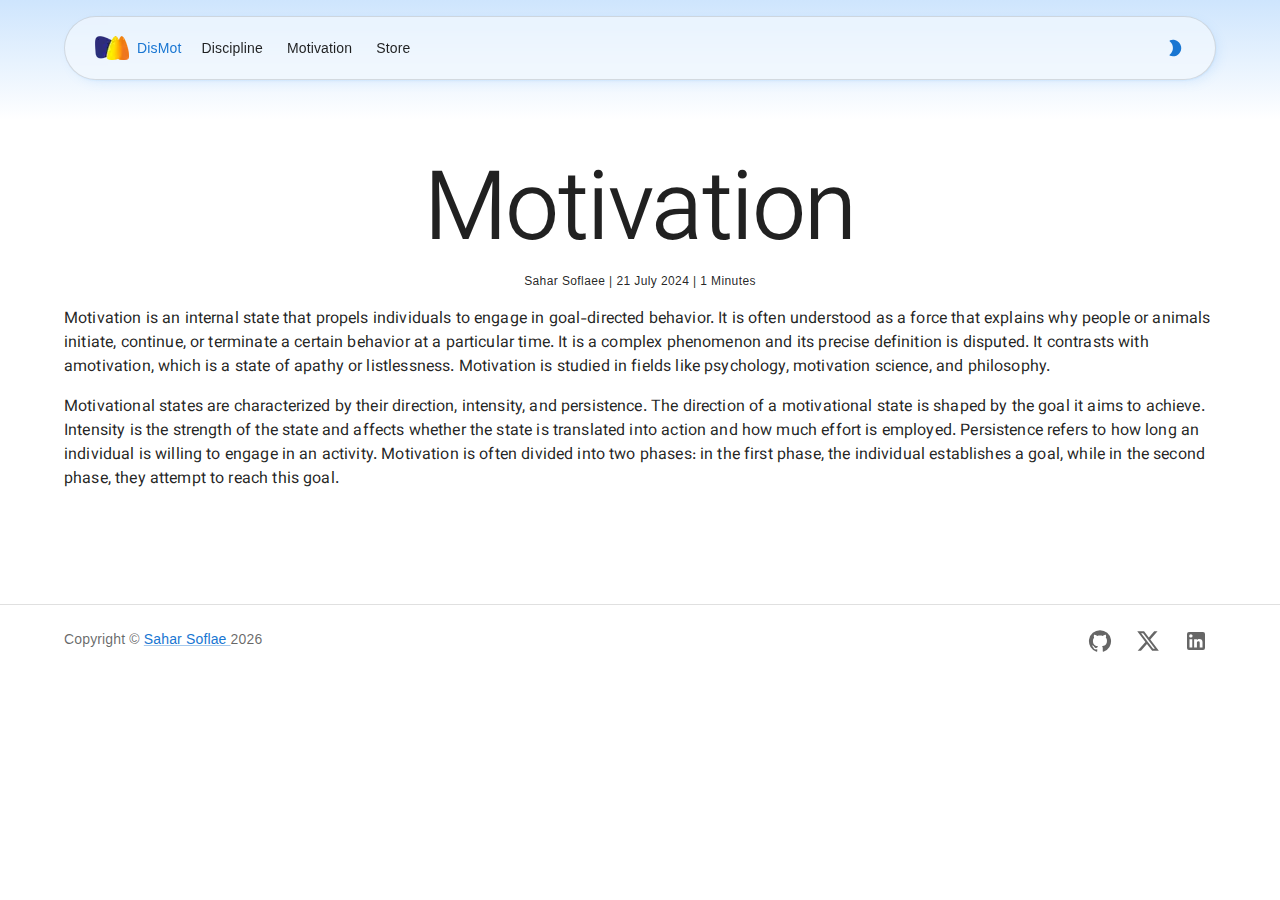
<file: motivation/what-is-motivation/index.html>
<!DOCTYPE html><html><head><meta charSet="utf-8"/><meta http-equiv="x-ua-compatible" content="ie=edge"/><meta name="viewport" content="width=device-width, initial-scale=1, shrink-to-fit=no"/><meta name="generator" content="Gatsby 5.13.5"/><style data-href="/styles.414f94cd7ffe519ba2be.css" data-identity="gatsby-global-css">@font-face{font-display:swap;font-family:Comfortaa;font-style:normal;font-weight:400;src:url([data-uri]) format("woff2"),url([data-uri]) format("woff");unicode-range:u+0460-052f,u+1c80-1c88,u+20b4,u+2de0-2dff,u+a640-a69f,u+fe2e-fe2f}@font-face{font-display:swap;font-family:Comfortaa;font-style:normal;font-weight:400;src:url([data-uri]) format("woff2"),url(/static/comfortaa-cyrillic-400-normal-b15c1eb9f5dce263f78d35f725f3e19b.woff) format("woff");unicode-range:u+0301,u+0400-045f,u+0490-0491,u+04b0-04b1,u+2116}@font-face{font-display:swap;font-family:Comfortaa;font-style:normal;font-weight:400;src:url([data-uri]) format("woff2"),url([data-uri]) format("woff");unicode-range:u+0370-0377,u+037a-037f,u+0384-038a,u+038c,u+038e-03a1,u+03a3-03ff}@font-face{font-display:swap;font-family:Comfortaa;font-style:normal;font-weight:400;src:url([data-uri]) format("woff2"),url([data-uri]) format("woff");unicode-range:u+0102-0103,u+0110-0111,u+0128-0129,u+0168-0169,u+01a0-01a1,u+01af-01b0,u+0300-0301,u+0303-0304,u+0308-0309,u+0323,u+0329,u+1ea0-1ef9,u+20ab}@font-face{font-display:swap;font-family:Comfortaa;font-style:normal;font-weight:400;src:url(/static/comfortaa-latin-ext-400-normal-8c4bab72b16db29e6955ceb41783858c.woff2) format("woff2"),url(/static/comfortaa-latin-ext-400-normal-f934f87c9562509bc6a1b6582be3153c.woff) format("woff");unicode-range:u+0100-02af,u+0304,u+0308,u+0329,u+1e00-1e9f,u+1ef2-1eff,u+2020,u+20a0-20ab,u+20ad-20c0,u+2113,u+2c60-2c7f,u+a720-a7ff}@font-face{font-display:swap;font-family:Comfortaa;font-style:normal;font-weight:400;src:url(/static/comfortaa-latin-400-normal-cd55cff2a9e9a5cfa4bc63f41220f017.woff2) format("woff2"),url(/static/comfortaa-latin-400-normal-cd0a3fbb7381a2544cfdfc0a62907f87.woff) format("woff");unicode-range:u+00??,u+0131,u+0152-0153,u+02bb-02bc,u+02c6,u+02da,u+02dc,u+0304,u+0308,u+0329,u+2000-206f,u+2074,u+20ac,u+2122,u+2191,u+2193,u+2212,u+2215,u+feff,u+fffd}@font-face{font-display:swap;font-family:Vazirmatn;font-style:normal;font-weight:100 900;src:url(/static/Vazirmatn[wght]-eeb83dd1581c2f3d4b627e83b73a2bb1.woff2) format("woff2 supports variations"),url(/static/Vazirmatn[wght]-eeb83dd1581c2f3d4b627e83b73a2bb1.woff2) format("woff2-variations")}</style><style>.gatsby-image-wrapper{position:relative;overflow:hidden}.gatsby-image-wrapper picture.object-fit-polyfill{position:static!important}.gatsby-image-wrapper img{bottom:0;height:100%;left:0;margin:0;max-width:none;padding:0;position:absolute;right:0;top:0;width:100%;object-fit:cover}.gatsby-image-wrapper [data-main-image]{opacity:0;transform:translateZ(0);transition:opacity .25s linear;will-change:opacity}.gatsby-image-wrapper-constrained{display:inline-block;vertical-align:top}</style><noscript><style>.gatsby-image-wrapper noscript [data-main-image]{opacity:1!important}.gatsby-image-wrapper [data-placeholder-image]{opacity:0!important}</style></noscript><script type="module">const e="undefined"!=typeof HTMLImageElement&&"loading"in HTMLImageElement.prototype;e&&document.body.addEventListener("load",(function(e){const t=e.target;if(void 0===t.dataset.mainImage)return;if(void 0===t.dataset.gatsbyImageSsr)return;let a=null,n=t;for(;null===a&&n;)void 0!==n.parentNode.dataset.gatsbyImageWrapper&&(a=n.parentNode),n=n.parentNode;const o=a.querySelector("[data-placeholder-image]"),r=new Image;r.src=t.currentSrc,r.decode().catch((()=>{})).then((()=>{t.style.opacity=1,o&&(o.style.opacity=0,o.style.transition="opacity 500ms linear")}))}),!0);</script></head><body><div id="___gatsby"><div style="outline:none" tabindex="-1" id="gatsby-focus-wrapper"><style data-emotion="css-global o6gwfi">html{-webkit-font-smoothing:antialiased;-moz-osx-font-smoothing:grayscale;box-sizing:border-box;-webkit-text-size-adjust:100%;}*,*::before,*::after{box-sizing:inherit;}strong,b{font-weight:700;}body{margin:0;color:rgba(0, 0, 0, 0.87);font-family:"Roboto","Helvetica","Arial",sans-serif;font-weight:400;font-size:1rem;line-height:1.5;letter-spacing:0.00938em;background-color:#fff;}@media print{body{background-color:#fff;}}body::backdrop{background-color:#fff;}</style><div><style data-emotion="css 1iqkmll">.css-1iqkmll{display:-webkit-box;display:-webkit-flex;display:-ms-flexbox;display:flex;-webkit-flex-direction:column;-ms-flex-direction:column;flex-direction:column;width:100%;box-sizing:border-box;-webkit-flex-shrink:0;-ms-flex-negative:0;flex-shrink:0;position:fixed;z-index:1100;top:0;left:auto;right:0;background-color:#1976d2;color:#fff;box-shadow:none;background-color:transparent;background-image:none;margin-top:16px;}@media print{.css-1iqkmll{position:absolute;}}</style><style data-emotion="css 1781nx3">.css-1781nx3{background-color:#fff;color:rgba(0, 0, 0, 0.87);-webkit-transition:box-shadow 300ms cubic-bezier(0.4, 0, 0.2, 1) 0ms;transition:box-shadow 300ms cubic-bezier(0.4, 0, 0.2, 1) 0ms;box-shadow:0px 2px 4px -1px rgba(0,0,0,0.2),0px 4px 5px 0px rgba(0,0,0,0.14),0px 1px 10px 0px rgba(0,0,0,0.12);display:-webkit-box;display:-webkit-flex;display:-ms-flexbox;display:flex;-webkit-flex-direction:column;-ms-flex-direction:column;flex-direction:column;width:100%;box-sizing:border-box;-webkit-flex-shrink:0;-ms-flex-negative:0;flex-shrink:0;position:fixed;z-index:1100;top:0;left:auto;right:0;background-color:#1976d2;color:#fff;box-shadow:none;background-color:transparent;background-image:none;margin-top:16px;}@media print{.css-1781nx3{position:absolute;}}</style><header class="MuiPaper-root MuiPaper-elevation MuiPaper-elevation4 MuiAppBar-root MuiAppBar-colorPrimary MuiAppBar-positionFixed mui-fixed css-1781nx3"><style data-emotion="css 1qsxih2">.css-1qsxih2{width:100%;margin-left:auto;box-sizing:border-box;margin-right:auto;display:block;padding-left:16px;padding-right:16px;}@media (min-width:600px){.css-1qsxih2{padding-left:24px;padding-right:24px;}}@media (min-width:1200px){.css-1qsxih2{max-width:1200px;}}</style><div class="MuiContainer-root MuiContainer-maxWidthLg css-1qsxih2"><style data-emotion="css rihqd1">.css-rihqd1{position:relative;display:-webkit-box;display:-webkit-flex;display:-ms-flexbox;display:flex;-webkit-align-items:center;-webkit-box-align:center;-ms-flex-align:center;align-items:center;padding-left:16px;padding-right:16px;min-height:56px;display:-webkit-box;display:-webkit-flex;display:-ms-flexbox;display:flex;-webkit-align-items:center;-webkit-box-align:center;-ms-flex-align:center;align-items:center;-webkit-box-pack:justify;-webkit-justify-content:space-between;justify-content:space-between;-webkit-flex-shrink:0;-ms-flex-negative:0;flex-shrink:0;border-radius:999px;background-color:rgba(255, 255, 255, 0.4);-webkit-backdrop-filter:blur(24px);backdrop-filter:blur(24px);max-height:40px;border:1px solid;border-color:rgba(0, 0, 0, 0.12);box-shadow:0 0 1px rgba(85, 166, 246, 0.1),1px 1.5px 2px -1px rgba(85, 166, 246, 0.15),4px 4px 12px -2.5px rgba(85, 166, 246, 0.15);}@media (min-width:600px){.css-rihqd1{padding-left:24px;padding-right:24px;}}@media (min-width:0px){@media (orientation: landscape){.css-rihqd1{min-height:48px;}}}@media (min-width:600px){.css-rihqd1{min-height:64px;}}</style><div class="MuiToolbar-root MuiToolbar-gutters MuiToolbar-regular css-rihqd1"><style data-emotion="css 1hoykun">.css-1hoykun{-webkit-box-flex:1;-webkit-flex-grow:1;-ms-flex-positive:1;flex-grow:1;display:-webkit-box;display:-webkit-flex;display:-ms-flexbox;display:flex;-webkit-align-items:center;-webkit-box-align:center;-ms-flex-align:center;align-items:center;margin-left:-18px;padding-right:0px;padding-left:24px;}</style><div class="MuiBox-root css-1hoykun"><a style="display:flex;align-items:center;text-decoration:none" href="/"><div data-gatsby-image-wrapper="" style="width:34px;height:24px" class="gatsby-image-wrapper"><img aria-hidden="true" data-placeholder-image="" style="opacity:1;transition:opacity 500ms linear" decoding="async" src="[data-uri]" alt=""/><picture><source type="image/webp" data-srcset="/static/911f114580f2ddc9591f13c47c8e7f0a/04e6b/logo.webp 34w,/static/911f114580f2ddc9591f13c47c8e7f0a/77957/logo.webp 68w" sizes="34px"/><img data-gatsby-image-ssr="" layout="fixed" data-main-image="" style="opacity:0" sizes="34px" decoding="async" loading="lazy" data-src="/static/911f114580f2ddc9591f13c47c8e7f0a/24ab2/logo.png" data-srcset="/static/911f114580f2ddc9591f13c47c8e7f0a/24ab2/logo.png 34w,/static/911f114580f2ddc9591f13c47c8e7f0a/39916/logo.png 68w" alt="logo of sitemark"/></picture><noscript><picture><source type="image/webp" srcSet="/static/911f114580f2ddc9591f13c47c8e7f0a/04e6b/logo.webp 34w,/static/911f114580f2ddc9591f13c47c8e7f0a/77957/logo.webp 68w" sizes="34px"/><img data-gatsby-image-ssr="" layout="fixed" data-main-image="" style="opacity:0" sizes="34px" decoding="async" loading="lazy" src="/static/911f114580f2ddc9591f13c47c8e7f0a/24ab2/logo.png" srcSet="/static/911f114580f2ddc9591f13c47c8e7f0a/24ab2/logo.png 34w,/static/911f114580f2ddc9591f13c47c8e7f0a/39916/logo.png 68w" alt="logo of sitemark"/></picture></noscript><script type="module">const t="undefined"!=typeof HTMLImageElement&&"loading"in HTMLImageElement.prototype;if(t){const t=document.querySelectorAll("img[data-main-image]");for(let e of t){e.dataset.src&&(e.setAttribute("src",e.dataset.src),e.removeAttribute("data-src")),e.dataset.srcset&&(e.setAttribute("srcset",e.dataset.srcset),e.removeAttribute("data-srcset"));const t=e.parentNode.querySelectorAll("source[data-srcset]");for(let e of t)e.setAttribute("srcset",e.dataset.srcset),e.removeAttribute("data-srcset");e.complete&&(e.style.opacity=1,e.parentNode.parentNode.querySelector("[data-placeholder-image]").style.opacity=0)}}</script></div><style data-emotion="css 1hm9c8l">.css-1hm9c8l{margin:0;font-family:"Roboto","Helvetica","Arial",sans-serif;font-weight:400;font-size:0.875rem;line-height:1.43;letter-spacing:0.01071em;padding-left:8px;padding-right:8px;color:#1976d2;}</style><p class="MuiTypography-root MuiTypography-body2 css-1hm9c8l">DisMot</p></a><style data-emotion="css 1guk29">@media (min-width:0px){.css-1guk29{display:none;}}@media (min-width:900px){.css-1guk29{display:-webkit-box;display:-webkit-flex;display:-ms-flexbox;display:flex;}}</style><div class="MuiBox-root css-1guk29"><style data-emotion="css vrla2n">.css-vrla2n{font-family:"Roboto","Helvetica","Arial",sans-serif;font-weight:400;font-size:1rem;line-height:1.5;letter-spacing:0.00938em;display:-webkit-box;display:-webkit-flex;display:-ms-flexbox;display:flex;-webkit-box-pack:start;-ms-flex-pack:start;-webkit-justify-content:flex-start;justify-content:flex-start;-webkit-align-items:center;-webkit-box-align:center;-ms-flex-align:center;align-items:center;position:relative;-webkit-text-decoration:none;text-decoration:none;min-height:48px;padding-top:6px;padding-bottom:6px;box-sizing:border-box;white-space:nowrap;padding-left:16px;padding-right:16px;padding-top:6px;padding-bottom:6px;padding-left:12px;padding-right:12px;}.css-vrla2n:hover{-webkit-text-decoration:none;text-decoration:none;background-color:rgba(0, 0, 0, 0.04);}@media (hover: none){.css-vrla2n:hover{background-color:transparent;}}.css-vrla2n.Mui-selected{background-color:rgba(25, 118, 210, 0.08);}.css-vrla2n.Mui-selected.Mui-focusVisible{background-color:rgba(25, 118, 210, 0.2);}.css-vrla2n.Mui-selected:hover{background-color:rgba(25, 118, 210, 0.12);}@media (hover: none){.css-vrla2n.Mui-selected:hover{background-color:rgba(25, 118, 210, 0.08);}}.css-vrla2n.Mui-focusVisible{background-color:rgba(0, 0, 0, 0.12);}.css-vrla2n.Mui-disabled{opacity:0.38;}.css-vrla2n+.MuiDivider-root{margin-top:8px;margin-bottom:8px;}.css-vrla2n+.MuiDivider-inset{margin-left:52px;}.css-vrla2n .MuiListItemText-root{margin-top:0;margin-bottom:0;}.css-vrla2n .MuiListItemText-inset{padding-left:36px;}.css-vrla2n .MuiListItemIcon-root{min-width:36px;}@media (min-width:600px){.css-vrla2n{min-height:auto;}}</style><style data-emotion="css 175uwyd">.css-175uwyd{display:-webkit-inline-box;display:-webkit-inline-flex;display:-ms-inline-flexbox;display:inline-flex;-webkit-align-items:center;-webkit-box-align:center;-ms-flex-align:center;align-items:center;-webkit-box-pack:center;-ms-flex-pack:center;-webkit-justify-content:center;justify-content:center;position:relative;box-sizing:border-box;-webkit-tap-highlight-color:transparent;background-color:transparent;outline:0;border:0;margin:0;border-radius:0;padding:0;cursor:pointer;-webkit-user-select:none;-moz-user-select:none;-ms-user-select:none;user-select:none;vertical-align:middle;-moz-appearance:none;-webkit-appearance:none;-webkit-text-decoration:none;text-decoration:none;color:inherit;font-family:"Roboto","Helvetica","Arial",sans-serif;font-weight:400;font-size:1rem;line-height:1.5;letter-spacing:0.00938em;display:-webkit-box;display:-webkit-flex;display:-ms-flexbox;display:flex;-webkit-box-pack:start;-ms-flex-pack:start;-webkit-justify-content:flex-start;justify-content:flex-start;-webkit-align-items:center;-webkit-box-align:center;-ms-flex-align:center;align-items:center;position:relative;-webkit-text-decoration:none;text-decoration:none;min-height:48px;padding-top:6px;padding-bottom:6px;box-sizing:border-box;white-space:nowrap;padding-left:16px;padding-right:16px;padding-top:6px;padding-bottom:6px;padding-left:12px;padding-right:12px;}.css-175uwyd::-moz-focus-inner{border-style:none;}.css-175uwyd.Mui-disabled{pointer-events:none;cursor:default;}@media print{.css-175uwyd{-webkit-print-color-adjust:exact;color-adjust:exact;}}.css-175uwyd:hover{-webkit-text-decoration:none;text-decoration:none;background-color:rgba(0, 0, 0, 0.04);}@media (hover: none){.css-175uwyd:hover{background-color:transparent;}}.css-175uwyd.Mui-selected{background-color:rgba(25, 118, 210, 0.08);}.css-175uwyd.Mui-selected.Mui-focusVisible{background-color:rgba(25, 118, 210, 0.2);}.css-175uwyd.Mui-selected:hover{background-color:rgba(25, 118, 210, 0.12);}@media (hover: none){.css-175uwyd.Mui-selected:hover{background-color:rgba(25, 118, 210, 0.08);}}.css-175uwyd.Mui-focusVisible{background-color:rgba(0, 0, 0, 0.12);}.css-175uwyd.Mui-disabled{opacity:0.38;}.css-175uwyd+.MuiDivider-root{margin-top:8px;margin-bottom:8px;}.css-175uwyd+.MuiDivider-inset{margin-left:52px;}.css-175uwyd .MuiListItemText-root{margin-top:0;margin-bottom:0;}.css-175uwyd .MuiListItemText-inset{padding-left:36px;}.css-175uwyd .MuiListItemIcon-root{min-width:36px;}@media (min-width:600px){.css-175uwyd{min-height:auto;}}</style><li class="MuiButtonBase-root MuiMenuItem-root MuiMenuItem-gutters MuiMenuItem-root MuiMenuItem-gutters css-175uwyd" tabindex="-1" role="menuitem"><style data-emotion="css 15nru74">.css-15nru74{margin:0;font-family:"Roboto","Helvetica","Arial",sans-serif;font-weight:400;font-size:0.875rem;line-height:1.43;letter-spacing:0.01071em;color:rgba(0, 0, 0, 0.87);}</style><p class="MuiTypography-root MuiTypography-body2 css-15nru74">Discipline</p></li><li class="MuiButtonBase-root MuiMenuItem-root MuiMenuItem-gutters MuiMenuItem-root MuiMenuItem-gutters css-175uwyd" tabindex="-1" role="menuitem"><p class="MuiTypography-root MuiTypography-body2 css-15nru74">Motivation</p></li><li class="MuiButtonBase-root MuiMenuItem-root MuiMenuItem-gutters MuiMenuItem-root MuiMenuItem-gutters css-175uwyd" tabindex="-1" role="menuitem"><p class="MuiTypography-root MuiTypography-body2 css-15nru74">Store</p></li></div></div><style data-emotion="css 1mqz8yw">.css-1mqz8yw{gap:4px;-webkit-align-items:center;-webkit-box-align:center;-ms-flex-align:center;align-items:center;}@media (min-width:0px){.css-1mqz8yw{display:none;}}@media (min-width:900px){.css-1mqz8yw{display:-webkit-box;display:-webkit-flex;display:-ms-flexbox;display:flex;}}</style><div class="MuiBox-root css-1mqz8yw"><style data-emotion="css pnzz06">.css-pnzz06{max-width:32px;}</style><div class="MuiBox-root css-pnzz06"><style data-emotion="css 1dh3sz">.css-1dh3sz{font-family:"Roboto","Helvetica","Arial",sans-serif;font-weight:500;font-size:0.8125rem;line-height:1.75;letter-spacing:0.02857em;text-transform:uppercase;min-width:64px;padding:4px 5px;border-radius:4px;-webkit-transition:background-color 250ms cubic-bezier(0.4, 0, 0.2, 1) 0ms,box-shadow 250ms cubic-bezier(0.4, 0, 0.2, 1) 0ms,border-color 250ms cubic-bezier(0.4, 0, 0.2, 1) 0ms,color 250ms cubic-bezier(0.4, 0, 0.2, 1) 0ms;transition:background-color 250ms cubic-bezier(0.4, 0, 0.2, 1) 0ms,box-shadow 250ms cubic-bezier(0.4, 0, 0.2, 1) 0ms,border-color 250ms cubic-bezier(0.4, 0, 0.2, 1) 0ms,color 250ms cubic-bezier(0.4, 0, 0.2, 1) 0ms;color:#1976d2;min-width:32px;height:32px;padding:4px;}.css-1dh3sz:hover{-webkit-text-decoration:none;text-decoration:none;background-color:rgba(25, 118, 210, 0.04);}@media (hover: none){.css-1dh3sz:hover{background-color:transparent;}}.css-1dh3sz.Mui-disabled{color:rgba(0, 0, 0, 0.26);}</style><style data-emotion="css 1vnoz5u">.css-1vnoz5u{display:-webkit-inline-box;display:-webkit-inline-flex;display:-ms-inline-flexbox;display:inline-flex;-webkit-align-items:center;-webkit-box-align:center;-ms-flex-align:center;align-items:center;-webkit-box-pack:center;-ms-flex-pack:center;-webkit-justify-content:center;justify-content:center;position:relative;box-sizing:border-box;-webkit-tap-highlight-color:transparent;background-color:transparent;outline:0;border:0;margin:0;border-radius:0;padding:0;cursor:pointer;-webkit-user-select:none;-moz-user-select:none;-ms-user-select:none;user-select:none;vertical-align:middle;-moz-appearance:none;-webkit-appearance:none;-webkit-text-decoration:none;text-decoration:none;color:inherit;font-family:"Roboto","Helvetica","Arial",sans-serif;font-weight:500;font-size:0.8125rem;line-height:1.75;letter-spacing:0.02857em;text-transform:uppercase;min-width:64px;padding:4px 5px;border-radius:4px;-webkit-transition:background-color 250ms cubic-bezier(0.4, 0, 0.2, 1) 0ms,box-shadow 250ms cubic-bezier(0.4, 0, 0.2, 1) 0ms,border-color 250ms cubic-bezier(0.4, 0, 0.2, 1) 0ms,color 250ms cubic-bezier(0.4, 0, 0.2, 1) 0ms;transition:background-color 250ms cubic-bezier(0.4, 0, 0.2, 1) 0ms,box-shadow 250ms cubic-bezier(0.4, 0, 0.2, 1) 0ms,border-color 250ms cubic-bezier(0.4, 0, 0.2, 1) 0ms,color 250ms cubic-bezier(0.4, 0, 0.2, 1) 0ms;color:#1976d2;min-width:32px;height:32px;padding:4px;}.css-1vnoz5u::-moz-focus-inner{border-style:none;}.css-1vnoz5u.Mui-disabled{pointer-events:none;cursor:default;}@media print{.css-1vnoz5u{-webkit-print-color-adjust:exact;color-adjust:exact;}}.css-1vnoz5u:hover{-webkit-text-decoration:none;text-decoration:none;background-color:rgba(25, 118, 210, 0.04);}@media (hover: none){.css-1vnoz5u:hover{background-color:transparent;}}.css-1vnoz5u.Mui-disabled{color:rgba(0, 0, 0, 0.26);}</style><button class="MuiButtonBase-root MuiButton-root MuiButton-text MuiButton-textPrimary MuiButton-sizeSmall MuiButton-textSizeSmall MuiButton-colorPrimary MuiButton-root MuiButton-text MuiButton-textPrimary MuiButton-sizeSmall MuiButton-textSizeSmall MuiButton-colorPrimary css-1vnoz5u" tabindex="0" type="button" aria-label="button to toggle theme"><style data-emotion="css 1k33q06">.css-1k33q06{-webkit-user-select:none;-moz-user-select:none;-ms-user-select:none;user-select:none;width:1em;height:1em;display:inline-block;fill:currentColor;-webkit-flex-shrink:0;-ms-flex-negative:0;flex-shrink:0;-webkit-transition:fill 200ms cubic-bezier(0.4, 0, 0.2, 1) 0ms;transition:fill 200ms cubic-bezier(0.4, 0, 0.2, 1) 0ms;font-size:1.25rem;}</style><svg class="MuiSvgIcon-root MuiSvgIcon-fontSizeSmall css-1k33q06" focusable="false" aria-hidden="true" viewBox="0 0 24 24" data-testid="ModeNightRoundedIcon"><path d="M11.93 2.3c-2.04-.5-4.02-.35-5.77.28-.72.26-.91 1.22-.31 1.71C8.08 6.12 9.5 8.89 9.5 12c0 3.11-1.42 5.88-3.65 7.71-.59.49-.42 1.45.31 1.7 1.04.38 2.17.59 3.34.59 6.05 0 10.85-5.38 9.87-11.6-.61-3.92-3.59-7.16-7.44-8.1"></path></svg></button></div></div><style data-emotion="css 122kcz0">@media (min-width:900px){.css-122kcz0{display:none;}}</style><div class="MuiBox-root css-122kcz0"><style data-emotion="css 1hkrjwi">.css-1hkrjwi{font-family:"Roboto","Helvetica","Arial",sans-serif;font-weight:500;font-size:0.875rem;line-height:1.75;letter-spacing:0.02857em;text-transform:uppercase;min-width:64px;padding:6px 8px;border-radius:4px;-webkit-transition:background-color 250ms cubic-bezier(0.4, 0, 0.2, 1) 0ms,box-shadow 250ms cubic-bezier(0.4, 0, 0.2, 1) 0ms,border-color 250ms cubic-bezier(0.4, 0, 0.2, 1) 0ms,color 250ms cubic-bezier(0.4, 0, 0.2, 1) 0ms;transition:background-color 250ms cubic-bezier(0.4, 0, 0.2, 1) 0ms,box-shadow 250ms cubic-bezier(0.4, 0, 0.2, 1) 0ms,border-color 250ms cubic-bezier(0.4, 0, 0.2, 1) 0ms,color 250ms cubic-bezier(0.4, 0, 0.2, 1) 0ms;color:#1976d2;min-width:30px;padding:4px;}.css-1hkrjwi:hover{-webkit-text-decoration:none;text-decoration:none;background-color:rgba(25, 118, 210, 0.04);}@media (hover: none){.css-1hkrjwi:hover{background-color:transparent;}}.css-1hkrjwi.Mui-disabled{color:rgba(0, 0, 0, 0.26);}</style><style data-emotion="css 11jkd31">.css-11jkd31{display:-webkit-inline-box;display:-webkit-inline-flex;display:-ms-inline-flexbox;display:inline-flex;-webkit-align-items:center;-webkit-box-align:center;-ms-flex-align:center;align-items:center;-webkit-box-pack:center;-ms-flex-pack:center;-webkit-justify-content:center;justify-content:center;position:relative;box-sizing:border-box;-webkit-tap-highlight-color:transparent;background-color:transparent;outline:0;border:0;margin:0;border-radius:0;padding:0;cursor:pointer;-webkit-user-select:none;-moz-user-select:none;-ms-user-select:none;user-select:none;vertical-align:middle;-moz-appearance:none;-webkit-appearance:none;-webkit-text-decoration:none;text-decoration:none;color:inherit;font-family:"Roboto","Helvetica","Arial",sans-serif;font-weight:500;font-size:0.875rem;line-height:1.75;letter-spacing:0.02857em;text-transform:uppercase;min-width:64px;padding:6px 8px;border-radius:4px;-webkit-transition:background-color 250ms cubic-bezier(0.4, 0, 0.2, 1) 0ms,box-shadow 250ms cubic-bezier(0.4, 0, 0.2, 1) 0ms,border-color 250ms cubic-bezier(0.4, 0, 0.2, 1) 0ms,color 250ms cubic-bezier(0.4, 0, 0.2, 1) 0ms;transition:background-color 250ms cubic-bezier(0.4, 0, 0.2, 1) 0ms,box-shadow 250ms cubic-bezier(0.4, 0, 0.2, 1) 0ms,border-color 250ms cubic-bezier(0.4, 0, 0.2, 1) 0ms,color 250ms cubic-bezier(0.4, 0, 0.2, 1) 0ms;color:#1976d2;min-width:30px;padding:4px;}.css-11jkd31::-moz-focus-inner{border-style:none;}.css-11jkd31.Mui-disabled{pointer-events:none;cursor:default;}@media print{.css-11jkd31{-webkit-print-color-adjust:exact;color-adjust:exact;}}.css-11jkd31:hover{-webkit-text-decoration:none;text-decoration:none;background-color:rgba(25, 118, 210, 0.04);}@media (hover: none){.css-11jkd31:hover{background-color:transparent;}}.css-11jkd31.Mui-disabled{color:rgba(0, 0, 0, 0.26);}</style><button class="MuiButtonBase-root MuiButton-root MuiButton-text MuiButton-textPrimary MuiButton-sizeMedium MuiButton-textSizeMedium MuiButton-colorPrimary MuiButton-root MuiButton-text MuiButton-textPrimary MuiButton-sizeMedium MuiButton-textSizeMedium MuiButton-colorPrimary css-11jkd31" tabindex="0" type="button" aria-label="menu"><style data-emotion="css vubbuv">.css-vubbuv{-webkit-user-select:none;-moz-user-select:none;-ms-user-select:none;user-select:none;width:1em;height:1em;display:inline-block;fill:currentColor;-webkit-flex-shrink:0;-ms-flex-negative:0;flex-shrink:0;-webkit-transition:fill 200ms cubic-bezier(0.4, 0, 0.2, 1) 0ms;transition:fill 200ms cubic-bezier(0.4, 0, 0.2, 1) 0ms;font-size:1.5rem;}</style><svg class="MuiSvgIcon-root MuiSvgIcon-fontSizeMedium css-vubbuv" focusable="false" aria-hidden="true" viewBox="0 0 24 24" data-testid="MenuIcon"><path d="M3 18h18v-2H3zm0-5h18v-2H3zm0-7v2h18V6z"></path></svg></button><style data-emotion="css a3xyjy">.css-a3xyjy{z-index:1200;}</style></div></div></div></header></div><style data-emotion="css 1k9ek97">.css-1k9ek97{background-color:#fff;}</style><div class="MuiBox-root css-1k9ek97"><style data-emotion="css wa7pow">.css-wa7pow{width:100%;background-image:linear-gradient(180deg, #CEE5FD, #FFF);-webkit-background-size:100% 20%;background-size:100% 20%;background-repeat:no-repeat;font-family:Vazirmatn;}</style><section class="MuiBox-root css-wa7pow" id="post"><style data-emotion="css 18t3ke1">.css-18t3ke1{width:100%;margin-left:auto;box-sizing:border-box;margin-right:auto;display:block;padding-left:16px;padding-right:16px;display:-webkit-box;display:-webkit-flex;display:-ms-flexbox;display:flex;-webkit-flex-direction:column;-ms-flex-direction:column;flex-direction:column;-webkit-align-items:center;-webkit-box-align:center;-ms-flex-align:center;align-items:center;}@media (min-width:600px){.css-18t3ke1{padding-left:24px;padding-right:24px;}}@media (min-width:1200px){.css-18t3ke1{max-width:1200px;}}@media (min-width:0px){.css-18t3ke1{padding-top:112px;padding-bottom:64px;}}@media (min-width:600px){.css-18t3ke1{padding-top:160px;padding-bottom:96px;}}</style><div class="MuiContainer-root MuiContainer-maxWidthLg css-18t3ke1"><style data-emotion="css 1upps6k">.css-1upps6k{margin:0;font-family:"Roboto","Helvetica","Arial",sans-serif;font-weight:300;font-size:6rem;line-height:1.167;letter-spacing:-0.01562em;font-family:Vazirmatn;}</style><h1 class="MuiTypography-root MuiTypography-h1 css-1upps6k">Motivation</h1><style data-emotion="css 1v2gfp5">.css-1v2gfp5{margin:0;font-family:"Roboto","Helvetica","Arial",sans-serif;font-weight:400;font-size:0.75rem;line-height:1.66;letter-spacing:0.03333em;}</style><span class="MuiTypography-root MuiTypography-caption css-1v2gfp5">Sahar Soflaee<!-- --> | <!-- -->21 July 2024<!-- --> | <!-- -->1 Minutes</span><div class="MuiBox-root css-0"><p>Motivation is an internal state that propels individuals to engage in goal-directed behavior. It is often understood as a force that explains why people or animals initiate, continue, or terminate a certain behavior at a particular time. It is a complex phenomenon and its precise definition is disputed. It contrasts with amotivation, which is a state of apathy or listlessness. Motivation is studied in fields like psychology, motivation science, and philosophy.</p>
<p>Motivational states are characterized by their direction, intensity, and persistence. The direction of a motivational state is shaped by the goal it aims to achieve. Intensity is the strength of the state and affects whether the state is translated into action and how much effort is employed. Persistence refers to how long an individual is willing to engage in an activity. Motivation is often divided into two phases: in the first phase, the individual establishes a goal, while in the second phase, they attempt to reach this goal.</p></div></div></section><style data-emotion="css 39bbo6">.css-39bbo6{margin:0;-webkit-flex-shrink:0;-ms-flex-negative:0;flex-shrink:0;border-width:0;border-style:solid;border-color:rgba(0, 0, 0, 0.12);border-bottom-width:thin;}</style><hr class="MuiDivider-root MuiDivider-fullWidth css-39bbo6"/><style data-emotion="css knnc6s">.css-knnc6s{width:100%;margin-left:auto;box-sizing:border-box;margin-right:auto;display:block;padding-left:16px;padding-right:16px;display:-webkit-box;display:-webkit-flex;display:-ms-flexbox;display:flex;-webkit-flex-direction:column;-ms-flex-direction:column;flex-direction:column;-webkit-align-items:center;-webkit-box-align:center;-ms-flex-align:center;align-items:center;}@media (min-width:600px){.css-knnc6s{padding-left:24px;padding-right:24px;}}@media (min-width:1200px){.css-knnc6s{max-width:1200px;}}@media (min-width:600px){.css-knnc6s{text-align:center;}}@media (min-width:900px){.css-knnc6s{text-align:left;}}</style><div class="MuiContainer-root MuiContainer-maxWidthLg css-knnc6s"><style data-emotion="css wjbw4n">.css-wjbw4n{display:-webkit-box;display:-webkit-flex;display:-ms-flexbox;display:flex;-webkit-box-pack:justify;-webkit-justify-content:space-between;justify-content:space-between;padding-top:16px;width:100%;}</style><div class="MuiBox-root css-wjbw4n"><div><style data-emotion="css 1xbp56u">.css-1xbp56u{margin:0;font-family:"Roboto","Helvetica","Arial",sans-serif;font-weight:400;font-size:0.875rem;line-height:1.43;letter-spacing:0.01071em;color:rgba(0, 0, 0, 0.6);margin-top:8px;}</style><p class="MuiTypography-root MuiTypography-body2 css-1xbp56u">Copyright © <style data-emotion="css 1cl3ihv">.css-1cl3ihv{-webkit-text-decoration:underline;text-decoration:underline;text-decoration-color:rgba(25, 118, 210, 0.4);}.css-1cl3ihv:hover{text-decoration-color:inherit;}</style><style data-emotion="css z4r21k">.css-z4r21k{margin:0;font:inherit;color:#1976d2;-webkit-text-decoration:underline;text-decoration:underline;text-decoration-color:rgba(25, 118, 210, 0.4);}.css-z4r21k:hover{text-decoration-color:inherit;}</style><a class="MuiTypography-root MuiTypography-inherit MuiLink-root MuiLink-underlineAlways css-z4r21k" href="https://mui.com/">Sahar Soflae </a>2024</p></div><style data-emotion="css f4pem8">.css-f4pem8{display:-webkit-box;display:-webkit-flex;display:-ms-flexbox;display:flex;-webkit-flex-direction:row;-ms-flex-direction:row;flex-direction:row;gap:8px;-webkit-box-pack:left;-ms-flex-pack:left;-webkit-justify-content:left;justify-content:left;color:rgba(0, 0, 0, 0.6);}</style><div class="MuiStack-root css-f4pem8"><style data-emotion="css 1eolxfl">.css-1eolxfl{text-align:center;-webkit-flex:0 0 auto;-ms-flex:0 0 auto;flex:0 0 auto;font-size:1.5rem;padding:8px;border-radius:50%;overflow:visible;color:rgba(0, 0, 0, 0.54);-webkit-transition:background-color 150ms cubic-bezier(0.4, 0, 0.2, 1) 0ms;transition:background-color 150ms cubic-bezier(0.4, 0, 0.2, 1) 0ms;color:inherit;-webkit-align-self:center;-ms-flex-item-align:center;align-self:center;}.css-1eolxfl:hover{background-color:rgba(0, 0, 0, 0.04);}@media (hover: none){.css-1eolxfl:hover{background-color:transparent;}}.css-1eolxfl.Mui-disabled{background-color:transparent;color:rgba(0, 0, 0, 0.26);}</style><style data-emotion="css 1h8ugu1">.css-1h8ugu1{display:-webkit-inline-box;display:-webkit-inline-flex;display:-ms-inline-flexbox;display:inline-flex;-webkit-align-items:center;-webkit-box-align:center;-ms-flex-align:center;align-items:center;-webkit-box-pack:center;-ms-flex-pack:center;-webkit-justify-content:center;justify-content:center;position:relative;box-sizing:border-box;-webkit-tap-highlight-color:transparent;background-color:transparent;outline:0;border:0;margin:0;border-radius:0;padding:0;cursor:pointer;-webkit-user-select:none;-moz-user-select:none;-ms-user-select:none;user-select:none;vertical-align:middle;-moz-appearance:none;-webkit-appearance:none;-webkit-text-decoration:none;text-decoration:none;color:inherit;text-align:center;-webkit-flex:0 0 auto;-ms-flex:0 0 auto;flex:0 0 auto;font-size:1.5rem;padding:8px;border-radius:50%;overflow:visible;color:rgba(0, 0, 0, 0.54);-webkit-transition:background-color 150ms cubic-bezier(0.4, 0, 0.2, 1) 0ms;transition:background-color 150ms cubic-bezier(0.4, 0, 0.2, 1) 0ms;color:inherit;-webkit-align-self:center;-ms-flex-item-align:center;align-self:center;}.css-1h8ugu1::-moz-focus-inner{border-style:none;}.css-1h8ugu1.Mui-disabled{pointer-events:none;cursor:default;}@media print{.css-1h8ugu1{-webkit-print-color-adjust:exact;color-adjust:exact;}}.css-1h8ugu1:hover{background-color:rgba(0, 0, 0, 0.04);}@media (hover: none){.css-1h8ugu1:hover{background-color:transparent;}}.css-1h8ugu1.Mui-disabled{background-color:transparent;color:rgba(0, 0, 0, 0.26);}</style><a class="MuiButtonBase-root MuiIconButton-root MuiIconButton-colorInherit MuiIconButton-sizeMedium css-1h8ugu1" tabindex="0" href="https://github.com/mui" aria-label="GitHub"><style data-emotion="css vubbuv">.css-vubbuv{-webkit-user-select:none;-moz-user-select:none;-ms-user-select:none;user-select:none;width:1em;height:1em;display:inline-block;fill:currentColor;-webkit-flex-shrink:0;-ms-flex-negative:0;flex-shrink:0;-webkit-transition:fill 200ms cubic-bezier(0.4, 0, 0.2, 1) 0ms;transition:fill 200ms cubic-bezier(0.4, 0, 0.2, 1) 0ms;font-size:1.5rem;}</style><svg class="MuiSvgIcon-root MuiSvgIcon-fontSizeMedium css-vubbuv" focusable="false" aria-hidden="true" viewBox="0 0 24 24" data-testid="GitHubIcon"><path d="M12 1.27a11 11 0 00-3.48 21.46c.55.09.73-.28.73-.55v-1.84c-3.03.64-3.67-1.46-3.67-1.46-.55-1.29-1.28-1.65-1.28-1.65-.92-.65.1-.65.1-.65 1.1 0 1.73 1.1 1.73 1.1.92 1.65 2.57 1.2 3.21.92a2 2 0 01.64-1.47c-2.47-.27-5.04-1.19-5.04-5.5 0-1.1.46-2.1 1.2-2.84a3.76 3.76 0 010-2.93s.91-.28 3.11 1.1c1.8-.49 3.7-.49 5.5 0 2.1-1.38 3.02-1.1 3.02-1.1a3.76 3.76 0 010 2.93c.83.74 1.2 1.74 1.2 2.94 0 4.21-2.57 5.13-5.04 5.4.45.37.82.92.82 2.02v3.03c0 .27.1.64.73.55A11 11 0 0012 1.27"></path></svg></a><a class="MuiButtonBase-root MuiIconButton-root MuiIconButton-colorInherit MuiIconButton-sizeMedium css-1h8ugu1" tabindex="0" href="https://x.com/MaterialUI" aria-label="X"><svg class="MuiSvgIcon-root MuiSvgIcon-fontSizeMedium css-vubbuv" focusable="false" aria-hidden="true" viewBox="0 0 24 24" data-testid="XIcon"><path d="M18.244 2.25h3.308l-7.227 8.26 8.502 11.24H16.17l-5.214-6.817L4.99 21.75H1.68l7.73-8.835L1.254 2.25H8.08l4.713 6.231zm-1.161 17.52h1.833L7.084 4.126H5.117z"></path></svg></a><a class="MuiButtonBase-root MuiIconButton-root MuiIconButton-colorInherit MuiIconButton-sizeMedium css-1h8ugu1" tabindex="0" href="https://www.linkedin.com/company/mui/" aria-label="LinkedIn"><svg class="MuiSvgIcon-root MuiSvgIcon-fontSizeMedium css-vubbuv" focusable="false" aria-hidden="true" viewBox="0 0 24 24" data-testid="LinkedInIcon"><path d="M19 3a2 2 0 0 1 2 2v14a2 2 0 0 1-2 2H5a2 2 0 0 1-2-2V5a2 2 0 0 1 2-2h14m-.5 15.5v-5.3a3.26 3.26 0 0 0-3.26-3.26c-.85 0-1.84.52-2.32 1.3v-1.11h-2.79v8.37h2.79v-4.93c0-.77.62-1.4 1.39-1.4a1.4 1.4 0 0 1 1.4 1.4v4.93h2.79M6.88 8.56a1.68 1.68 0 0 0 1.68-1.68c0-.93-.75-1.69-1.68-1.69a1.69 1.69 0 0 0-1.69 1.69c0 .93.76 1.68 1.69 1.68m1.39 9.94v-8.37H5.5v8.37h2.77z"></path></svg></a></div></div></div></div></div><div id="gatsby-announcer" style="position:absolute;top:0;width:1px;height:1px;padding:0;overflow:hidden;clip:rect(0, 0, 0, 0);white-space:nowrap;border:0" aria-live="assertive" aria-atomic="true"></div></div><script id="gatsby-script-loader">/*<![CDATA[*/window.pagePath="/motivation/what-is-motivation/";/*]]>*/</script><!-- slice-start id="_gatsby-scripts-1" -->
          <script
            id="gatsby-chunk-mapping"
          >
            window.___chunkMapping="{\"app\":[\"/app-54ae6f836066efeca23e.js\"],\"component---src-pages-404-tsx\":[\"/component---src-pages-404-tsx-986ed2fdea9ba440ec7f.js\"],\"component---src-pages-index-copy-tsx\":[\"/component---src-pages-index-copy-tsx-fabed55249e17eb6bc73.js\"],\"component---src-pages-index-tsx\":[\"/component---src-pages-index-tsx-73ee3c98e9fdec4a2886.js\"],\"component---src-pages-markdown-remark-frontmatter-category-markdown-remark-frontmatter-slug-tsx\":[\"/component---src-pages-markdown-remark-frontmatter-category-markdown-remark-frontmatter-slug-tsx-651521d119d6cd56617d.js\"],\"component---src-pages-markdown-remark-frontmatter-category-tsx\":[\"/component---src-pages-markdown-remark-frontmatter-category-tsx-edbc75822cb974c7a4b8.js\"]}";
          </script>
        <script>window.___webpackCompilationHash="bc45baf0088733bfdb20";</script><script src="/webpack-runtime-b72cf18931578249626a.js" async></script><script src="/framework-bb041bdadcb9dfce7f0a.js" async></script><script src="/app-54ae6f836066efeca23e.js" async></script><!-- slice-end id="_gatsby-scripts-1" --></body></html>
</file>
